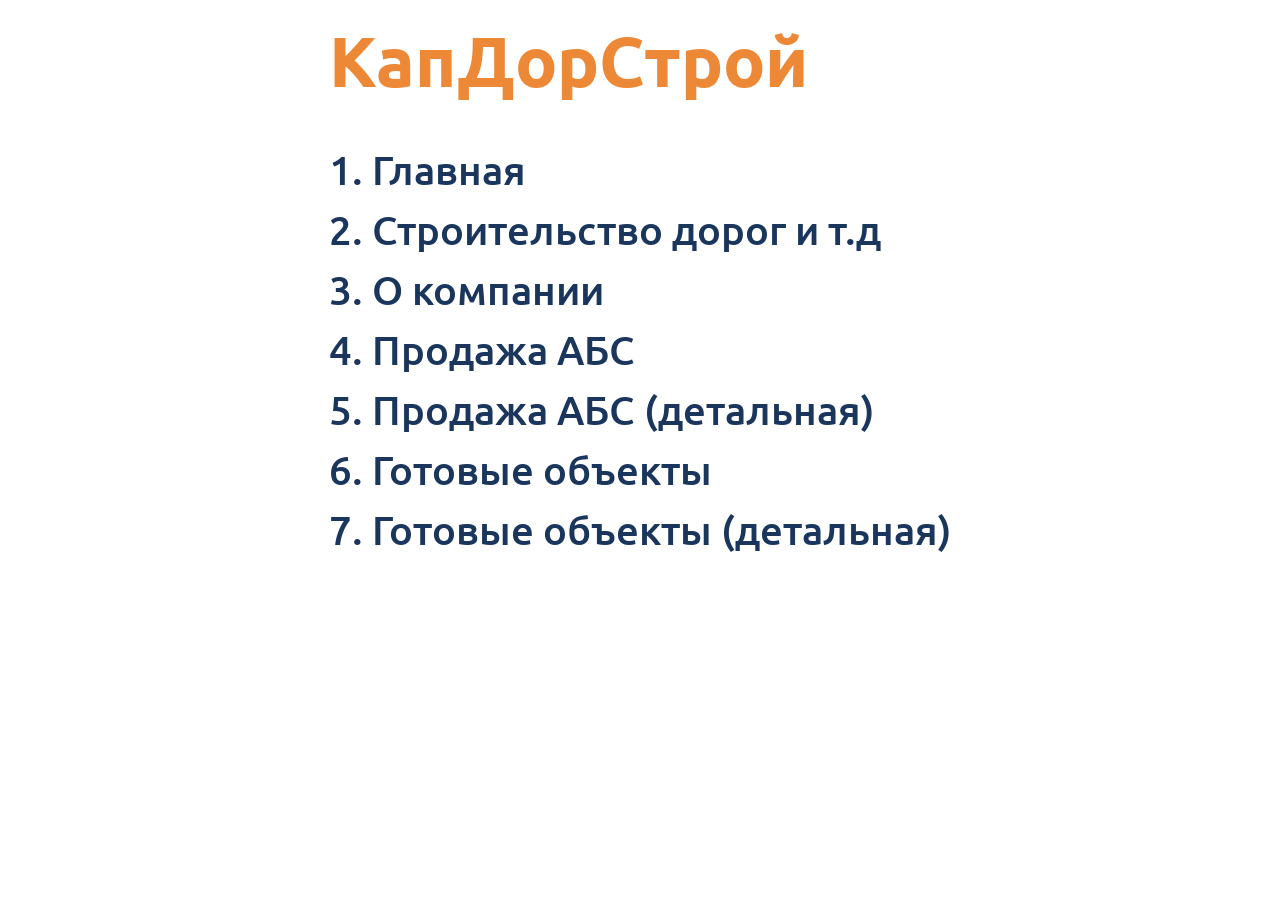
<file: index.html>
<!DOCTYPE html>
<html lang="en">
<head>
    <meta charset="UTF-8">
    <meta name="viewport" content="width=device-width, initial-scale=1.0">
    <link rel="icon" type="image/svg+xml" href="img/svg/favicon.svg">
    <link rel="stylesheet" href="./css/style.css">
    <title>КапДорСтрой - Навигация по сайту</title>
    <style>
        @font-face {
            font-family: 'Ubuntu';
            src: url('fonts/Ubuntu/Ubuntu-Bold.ttf');
            font-weight: 700;
            font-style: normal;
        }

        body {
            background-color: #fff;
            color: var(--orange);
            font-family: 'Ubuntu', sans-serif;
        }

        a {
            text-decoration: none;
            color: var(--blue);
            font-size: clamp(18px, 5vw, 40px);
            transition: all 0.3s ease;
        }

        a:hover {
            color: var(--orange);
        }

        .container {
            display: flex;
            flex-direction: column;
            justify-content: center;
            align-items: center;
            text-align: left;
        }

        .container h1 {
            font-size: clamp(32px, 8vw, 70px);
            text-transform: none;
        }

        .links {
            display: flex;
            flex-direction: column;
            justify-content: center;
            gap: 10px;
        }

        .indexTitle {
            text-transform: none;
        }
    </style>
</head>
<body>
    <div class="container">
        <div class="content">
            <h1 class="indexTitle">КапДорСтрой</h1>

            <div class="links">
                <a href="./main.html" target="_blank">1. Главная</a>
                <a href="./roadConstructionPage.html" target="_blank">2. Строительство дорог и т.д</a>
                <a href="./aboutPage.html" target="_blank">3. О компании</a>
                <a href="./absSales.html" target="_blank">4. Продажа АБС</a>
                <a href="./absSalesInfoPage.html" target="_blank">5. Продажа АБС (детальная)</a>
                <a href="./finishedObjects.html" target="_blank">6. Готовые объекты</a>
                <a href="./finishedObjectPage.html" target="_blank">7. Готовые объекты (детальная) </a>
            </div>
        </div>
    </div>
</body>
</html>
</file>
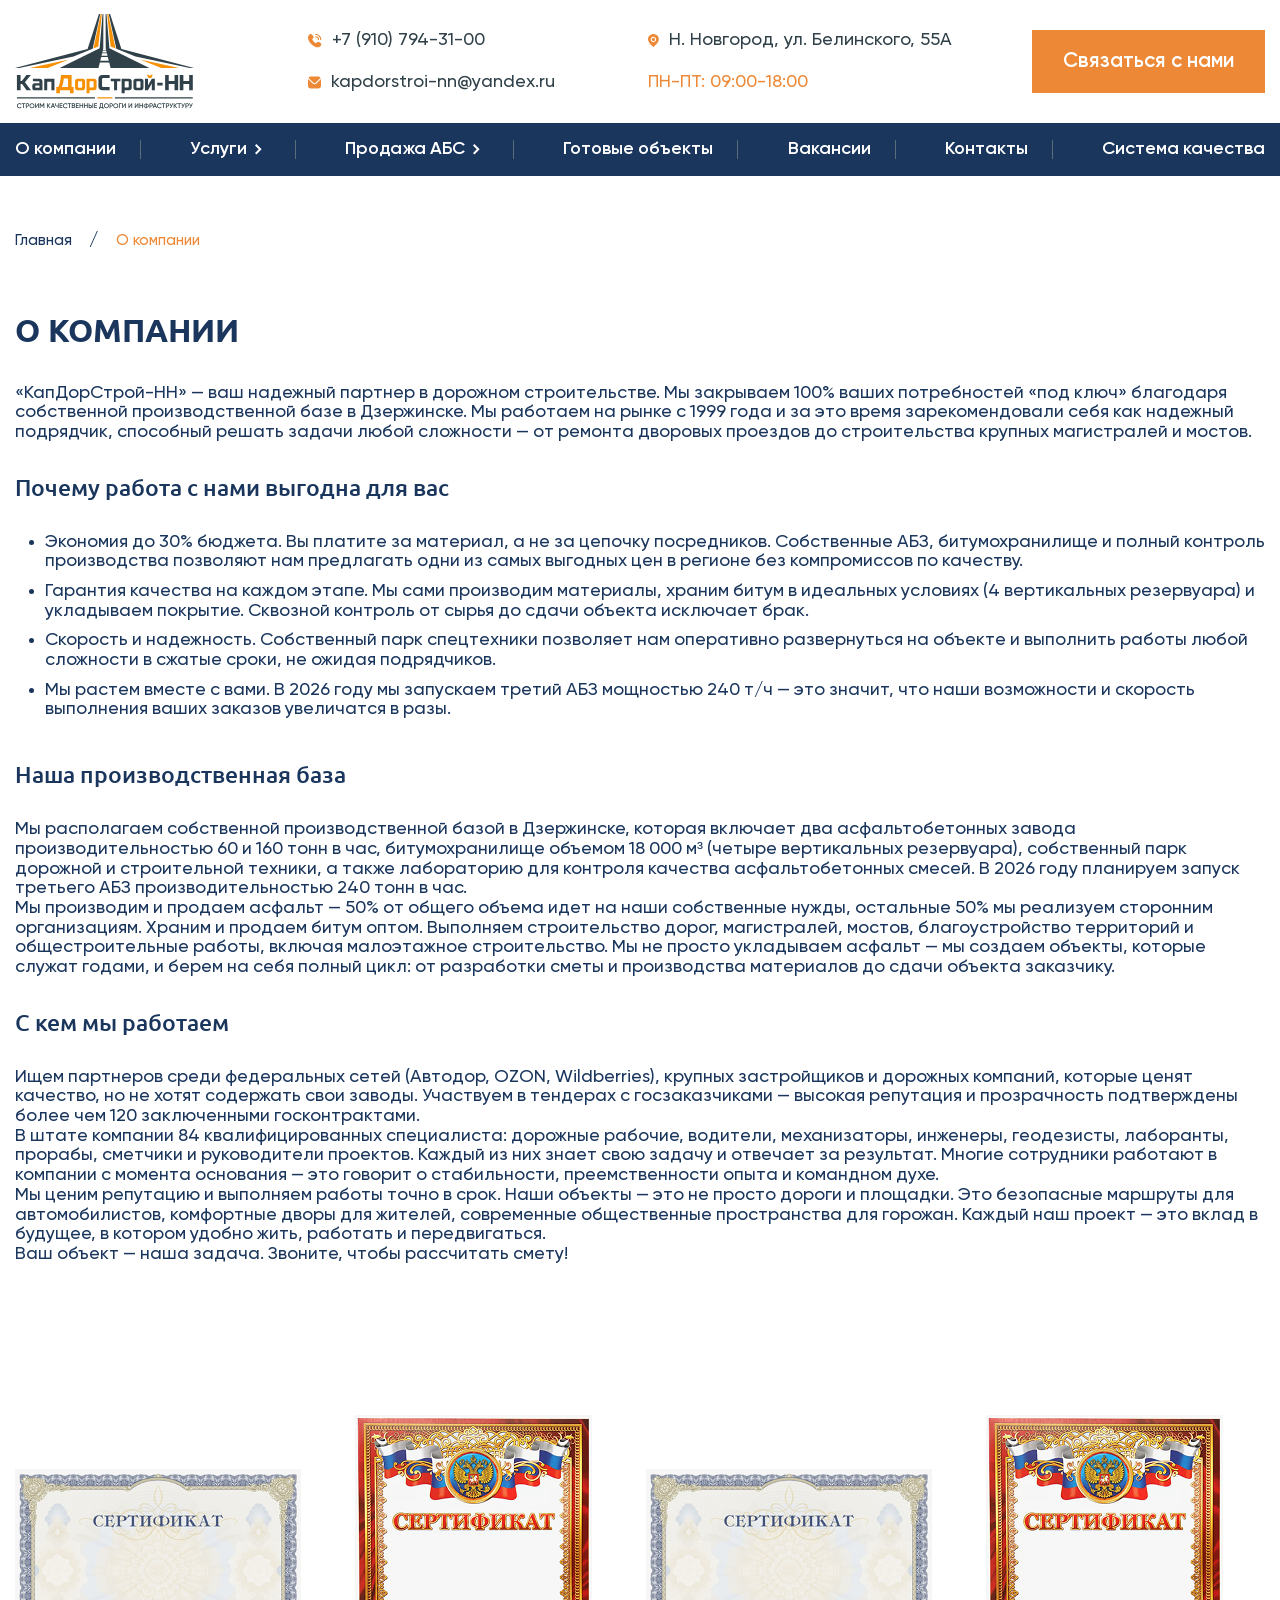
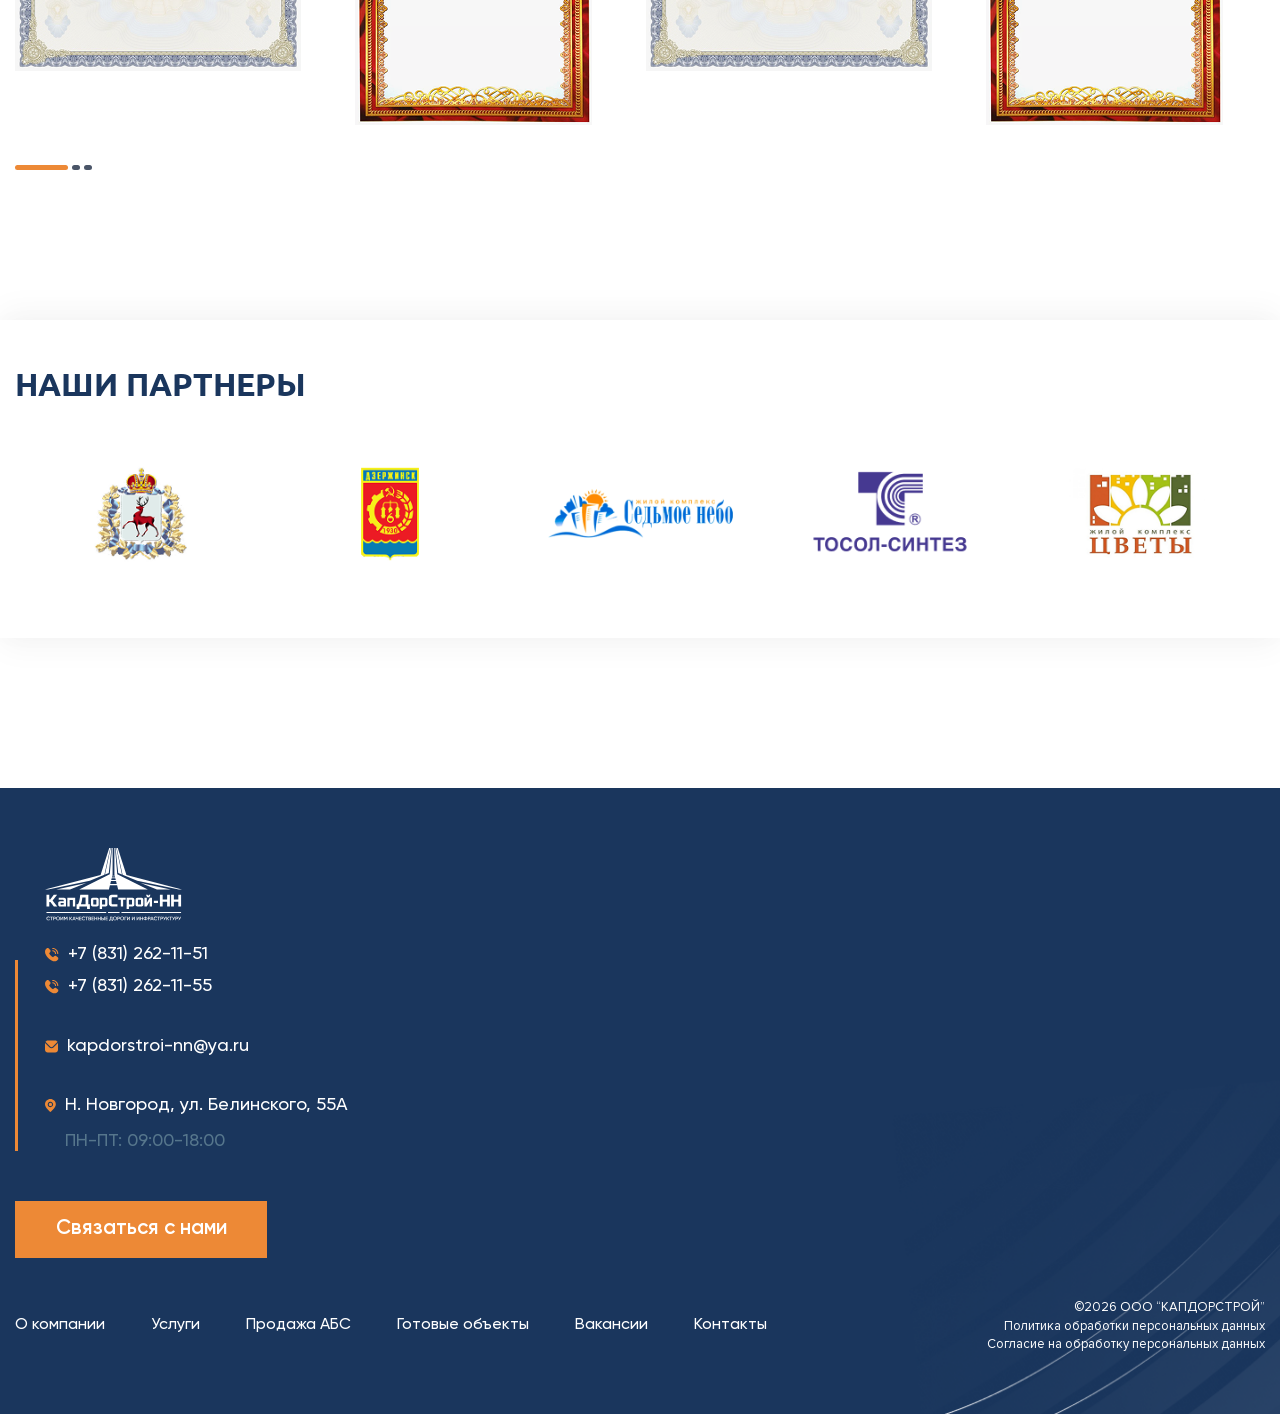
<file: aboutPage.html>
<!DOCTYPE html>
<html lang="ru">

<head>
    <meta http-equiv="content-type" content="text/html; charset=utf-8">
    <meta http-equiv="X-UA-Compatible" content="IE=edge">
    <meta name="viewport" content="width=device-width, initial-scale=1">
    <jdoc:include type="head" />
    <!-- <link rel="shortcut icon" type="image/x-icon" href=""> -->
    <link type="text/css" href="css/bootstrap.css" rel="stylesheet">
    <link type="text/css" href="css/normalize.css" rel="stylesheet">
    <link type="text/css" href="css/slick.css" rel="stylesheet">
    <link type="text/css" href="css/style.css" rel="stylesheet">
    <script src="https://ajax.googleapis.com/ajax/libs/jquery/1.11.3/jquery.min.js"></script>
    <script type="text/javascript" src="javascript/slider.js"></script>
    <script type="text/javascript" src="javascript/slick.min.js"></script>
</head>

<body>
    <div class="wrapper">
        <div class="all_cnt">
            <header>
                <div class="headerTop">
                    <div class="container">
                        <div class="headerInner">
                            <div class="headerLeft">
                                <a href="./main.html">
                                    <img src="./images/svg/headerLogo.svg" alt="">
                                </a>
                            </div>

                            <div class="headerRight">
                                <div class="headerContactTabs">
                                    <div class="headerContactTab">
                                        <img src="./images/svg/phone.svg" alt="">
                                        <a href="tel:+79107943100">+7 (910) 794-31-00</a>
                                    </div>

                                    <div class="headerContactTab">
                                        <img src="./images/svg/mark.svg" alt="">
                                        Н. Новгород, ул. Белинского, 55А
                                    </div>

                                    <div class="headerContactTab">
                                        <img src="./images/svg/email.svg" alt="">
                                        <a href="mailto:kapdorstroi-nn@yandex.ru">kapdorstroi-nn@yandex.ru</a>
                                    </div>

                                    <div class="headerContactTab headerContactTabTimes">
                                        ПН-ПТ: 09:00-18:00
                                    </div>
                                </div>

                                <div class="headerGetContactBtn openGetContactModal">
                                    Связаться с нами
                                </div>
                            </div>

                            <div class="burgerMenu">
                                <div class="burgerBtn">
                                    <span></span>
                                    <span></span>
                                    <span></span>
                                </div>
                            </div>

                            <div class="mobileMenuOverlay"></div>

                            <div class="mobileMenu">
                                <div class="mobileMenuInner">
                                    <div class="mobileMenuLinks">
                                        <a href="./aboutPage.html">О компании</a>
                                        <a href="#" class="mobileMenuLinkWithSub">Услуги</a>
                                        <div class="mobileSubMenu">
                                            <a href="#">Строительство дорог, магистралей, мостов</a>
                                            <a href="#">Инфраструктурное строительство</a>
                                            <a href="#">Битумохранилище</a>
                                            <a href="#">Общестроительные работы</a>
                                        </div>
                                        <a href="#" class="mobileMenuLinkWithSub">Продажа АБС</a>
                                        <div class="mobileSubMenu">
                                            <a href="#">Крупнозернистый асфальт</a>
                                            <a href="#">Песчаный асфальтобетон</a>
                                            <a href="#">Мелкозернистый асфальт</a>
                                            <a href="#">ШМА</a>
                                            <a href="#">Цветной асфальт</a>
                                            <a href="#">Литой асфальт</a>
                                        </div>
                                        <a href="./finishedObjects.html">Готовые объекты</a>
                                        <a href="#">Вакансии</a>
                                        <a href="#">Контакты</a>
                                        <a href="#">Система качества</a>
                                    </div>
                                    <div class="mobileMenuContacts">
                                        <a href="tel:+79107943100">+7 (910) 794-31-00</a>
                                        <a href="mailto:kapdorstroi-nn@yandex.ru">kapdorstroi-nn@yandex.ru</a>
                                        <div>Н. Новгород, ул. Белинского, 55А</div>
                                        <div>ПН-ПТ: 09:00-18:00</div>
                                    </div>
                                    <div class="mobileMenuBtn openGetContactModal">Связаться с нами</div>
                                </div>
                            </div>
                        </div>
                    </div>
                </div>

                <div class="headerBottom">
                    <div class="container">
                        <div class="headerLinks">
                            <div class="headerLink">
                                <a href="./aboutPage.html">О компании</a>
                            </div>

                            <div class="headerLink uslugiLink">
                                <a href="#">Услуги</a>
                                <span class="headerLinkArrow">
                                    <img src="./images/svg/rightArrowWhite.svg" alt="" class="arrow-white">
                                    <img src="./images/svg/rightArrowOrange.svg" alt="" class="arrow-orange">
                                </span>

                                <div class="servicesDropdown" id="servicesDropdown">
                                    <div class="servicesDropdownInner">
                                        <div class="servicesDropdownLeft">
                                            <div class="servicesDropdownList">
                                                <a href="#" class="servicesDropdownItem" data-submenu="1">Строительство дорог, магистралей, мостов</a>
                                                <a href="#" class="servicesDropdownItem" data-submenu="2">Инфраструктурное строительство</a>
                                                <a href="#" class="servicesDropdownItem" data-submenu="3">Битумохранилище</a>
                                                <a href="#" class="servicesDropdownItem" data-submenu="4">Общестроительные работы</a>
                                            </div>
                                        </div>

                                        <div class="servicesDropdownRight">
                                            <div class="servicesDropdownRightWrapper" data-submenu="1">
                                                <div class="servicesDropdownRightItem">
                                                    <a href="#">Строительство автомобильных дорог</a>
                                                </div>
                                                <div class="servicesDropdownRightItem">
                                                    <a href="#">Реконструкция и ремонт магистралей</a>
                                                </div>
                                                <div class="servicesDropdownRightItem">
                                                    <a href="#">Строительство мостов и путепроводов</a>
                                                </div>
                                            </div>
                                            <div class="servicesDropdownRightWrapper" data-submenu="2">
                                                <div class="servicesDropdownRightItem">
                                                    <a href="#">Благоустройство придомовой территории</a>
                                                </div>
                                                <div class="servicesDropdownRightItem">
                                                    <a href="#">Благоустройство больших территорий</a>
                                                </div>
                                                <div class="servicesDropdownRightItem">
                                                    <a href="#">Установка МАФ</a>
                                                </div>
                                            </div>
                                            <div class="servicesDropdownRightWrapper" data-submenu="3">
                                                <div class="servicesDropdownRightItem">
                                                     <a href="#">Хранение битума и нефтепродуктов</a>
                                                </div>
                                                <div class="servicesDropdownRightItem">
                                                    <a href="#">Прием и отгрузка битума</a>
                                                </div>
                                                <div class="servicesDropdownRightItem">
                                                    <a href="#">Продажа битумных материалов</a>
                                                </div>
                                            </div>
                                            <div class="servicesDropdownRightWrapper" data-submenu="4">
                                                <div class="servicesDropdownRightItem">
                                                     <a href="#">Вертикальная планировка территорий</a>
                                                </div>
                                                <div class="servicesDropdownRightItem">
                                                    <a href="#">Устройство инженерных сетей</a>
                                                </div>
                                                <div class="servicesDropdownRightItem">
                                                    <a href="#">Бетонные работы и устройство оснований</a>
                                                </div>
                                            </div>
                                        </div>
                                    </div>
                                </div>
                            </div>

                            <div class="headerLink absSalesLink">
                                <a href="#">Продажа АБС</a>
                               <span class="headerLinkArrow">
                                    <img src="./images/svg/rightArrowWhite.svg" alt="" class="arrow-white">
                                    <img src="./images/svg/rightArrowOrange.svg" alt="" class="arrow-orange">
                                </span>

                                <div class="servicesDropdown" id="absSalesDropdown">
                                    <div class="servicesDropdownList">
                                        <a href="#" class="servicesDropdownItem">Крупнозернистый асфальт</a>
                                        <a href="#" class="servicesDropdownItem">Песчаный асфальтобетон</a>
                                        <a href="#" class="servicesDropdownItem">Мелкозернистый асфальт</a>
                                        <a href="#" class="servicesDropdownItem">ШМА</a>
                                        <a href="#" class="servicesDropdownItem">Цветной асфальт</a>
                                        <a href="#" class="servicesDropdownItem">Литой асфальт</a>
                                    </div>
                                </div>
                            </div>

                            <div class="headerLink">
                                <a href="./finishedObjects.html">Готовые объекты</a>
                            </div>

                            <div class="headerLink">
                                <a href="#">Вакансии</a>
                            </div>

                            <div class="headerLink">
                                <a href="#">Контакты</a>
                            </div>

                            <div class="headerLink">
                                <a href="#">Система качества</a>
                            </div>
                        </div>
                    </div>
                </div>
            </header>

            <main class="main roadConstructionPage">
                <div class="breadcrumbs">
                    <div class="container">
                        <a href="/" class="breadcrumbLink">Главная</a>
                        <span class="breadcrumbSeparator">/</span>
                        <span class="breadcrumbCurrent">О компании</span>
                    </div>
                </div>

                <div class="aboutPageSection">
                    <div class="container">
                        <div class="aboutPageInner">
                            <div class="sectionHead">
                                <div class="h2">
                                    О компании
                                </div>
                            </div>

                            <div class="aboutPageContent">
                                <div class="absSalesInfoTabsDesc">
                                    <div>
                                        «КапДорСтрой-НН» — ваш надежный партнер в дорожном строительстве. Мы закрываем 100% ваших потребностей «под ключ» благодаря собственной производственной базе в Дзержинске. Мы работаем на рынке с 1999 года и за это время зарекомендовали себя как надежный подрядчик, способный решать задачи любой сложности — от ремонта дворовых проездов до строительства крупных магистралей и мостов.
                                    </div>

                                    <div class="h3">
                                        Почему работа с нами выгодна для вас
                                    </div>

                                    <ul>
                                        <li>Экономия до 30% бюджета. Вы платите за материал, а не за цепочку посредников. Собственные АБЗ, битумохранилище и полный контроль производства позволяют нам предлагать одни из самых выгодных цен в регионе без компромиссов по качеству.</li>
                                        <li>Гарантия качества на каждом этапе. Мы сами производим материалы, храним битум в идеальных условиях (4 вертикальных резервуара) и укладываем покрытие. Сквозной контроль от сырья до сдачи объекта исключает брак.</li>
                                        <li>Скорость и надежность. Собственный парк спецтехники позволяет нам оперативно развернуться на объекте и выполнить работы любой сложности в сжатые сроки, не ожидая подрядчиков.</li>
                                        <li>Мы растем вместе с вами. В 2026 году мы запускаем третий АБЗ мощностью 240 т/ч — это значит, что наши возможности и скорость выполнения ваших заказов увеличатся в разы.</li>
                                    </ul>

                                    <div class="h3">
                                        Наша производственная база
                                    </div>

                                    <div>
                                        Мы располагаем собственной производственной базой в Дзержинске, которая включает два асфальтобетонных завода производительностью 60 и 160 тонн в час, битумохранилище объемом 18 000 м³ (четыре вертикальных резервуара), собственный парк дорожной и строительной техники, а также лабораторию для контроля качества асфальтобетонных смесей. В 2026 году планируем запуск третьего АБЗ производительностью 240 тонн в час.<br>    
                                        Мы производим и продаем асфальт — 50% от общего объема идет на наши собственные нужды, остальные 50% мы реализуем сторонним организациям. Храним и продаем битум оптом. Выполняем строительство дорог, магистралей, мостов, благоустройство территорий и общестроительные работы, включая малоэтажное строительство. Мы не просто укладываем асфальт — мы создаем объекты, которые служат годами, и берем на себя полный цикл: от разработки сметы и производства материалов до сдачи объекта заказчику.
                                    </div>

                                    <div class="h3">
                                        С кем мы работаем
                                    </div>

                                    <div>
                                        Ищем партнеров среди федеральных сетей (Автодор, OZON, Wildberries), крупных застройщиков и дорожных компаний, которые ценят качество, но не хотят содержать свои заводы. Участвуем в тендерах с госзаказчиками — высокая репутация и прозрачность подтверждены более чем 120 заключенными госконтрактами.<br>
                                        В штате компании 84 квалифицированных специалиста: дорожные рабочие, водители, механизаторы, инженеры, геодезисты, лаборанты, прорабы, сметчики и руководители проектов. Каждый из них знает свою задачу и отвечает за результат. Многие сотрудники работают в компании с момента основания — это говорит о стабильности, преемственности опыта и командном духе.<br>
                                        Мы ценим репутацию и выполняем работы точно в срок. Наши объекты — это не просто дороги и площадки. Это безопасные маршруты для автомобилистов, комфортные дворы для жителей, современные общественные пространства для горожан. Каждый наш проект — это вклад в будущее, в котором удобно жить, работать и передвигаться.<br>
                                        Ваш объект — наша задача. Звоните, чтобы рассчитать смету!
                                    </div>
                                </div>
                            </div>
                        </div>
                    </div>
                </div>

                <div class="certificatesSection">
                    <div class="container">
                        <div class="certificatesInner">
                            <div class="certificatesCardsSlider">
                                <div class="certificatesCard">
                                    <img src="./images/certificates/2.png" alt="">
                                </div>
                                
                                <div class="certificatesCard">
                                    <img src="./images/certificates/1.png" alt="">
                                </div>

                                <div class="certificatesCard">
                                    <img src="./images/certificates/2.png" alt="">
                                </div>

                                <div class="certificatesCard">
                                    <img src="./images/certificates/1.png" alt="">
                                </div>

                                <div class="certificatesCard">
                                    <img src="./images/certificates/2.png" alt="">
                                </div>

                                <div class="certificatesCard">
                                    <img src="./images/certificates/1.png" alt="">
                                </div>
                            </div>

                            <div class="certificatesCardsDots"></div>
                        </div>
                    </div>
                </div>

                <div class="ourPartnersSection">
                    <div class="container">
                        <div class="ourPartnersInner">
                            <div class="sectionHead">
                                <div class="h2">
                                    Наши партнеры
                                </div>
                            </div>

                            <div class="ourPartnersCards">
                                <div class="ourPartnersCard">
                                    <img src="./images/ourPartnersCards/1.png" alt="">
                                </div>

                                <div class="ourPartnersCard">
                                    <img src="./images/ourPartnersCards/2.png" alt="">
                                </div>

                                <div class="ourPartnersCard">
                                    <img src="./images/ourPartnersCards/3.png" alt="">
                                </div>

                                <div class="ourPartnersCard">
                                    <img src="./images/ourPartnersCards/4.png" alt="">
                                </div>

                                <div class="ourPartnersCard">
                                    <img src="./images/ourPartnersCards/5.png" alt="">
                                </div>

                                 <div class="ourPartnersCard">
                                    <img src="./images/ourPartnersCards/1.png" alt="">
                                </div>

                                <div class="ourPartnersCard">
                                    <img src="./images/ourPartnersCards/2.png" alt="">
                                </div>

                                <div class="ourPartnersCard">
                                    <img src="./images/ourPartnersCards/3.png" alt="">
                                </div>

                                <div class="ourPartnersCard">
                                    <img src="./images/ourPartnersCards/4.png" alt="">
                                </div>

                                <div class="ourPartnersCard">
                                    <img src="./images/ourPartnersCards/5.png" alt="">
                                </div>
                            </div>
                        </div>
                    </div>
                </div>
            </main>
        </div>

        <footer class="footer">
            <div class="footerInner">
                <div class="container">
                    <div class="footerContent">
                        <div class="footerContentLeft">
                            <div class="footerLogo">
                                <img src="./images/svg/footerLogo.svg" alt="">
                            </div>

                            <div class="footerContacts">
                                <div class="footerContactsNumbers">
                                    <div class="footerContactsNumber">
                                        <img src="./images/svg/phone.svg" alt="">

                                        +7 (831) 262-11-51
                                    </div>

                                    <div class="footerContactsNumber">
                                        <img src="./images/svg/phone.svg" alt="">

                                        +7 (831) 262-11-55
                                    </div>
                                </div>

                                <div class="footerContactsEmail">
                                    <img src="./images/svg/email.svg" alt="">

                                    kapdorstroi-nn@ya.ru
                                </div>

                                <div class="footerContactsPlace">
                                    <div class="footerContactsAddress">
                                        <img src="./images/svg/mark.svg" alt="">

                                        Н. Новгород, ул. Белинского, 55А
                                    </div>

                                    <div class="footerContactsTimes">
                                        ПН-ПТ: 09:00-18:00
                                    </div>
                                </div>
                            </div>

                            <div class="footerGetContactBtn openGetContactModal">
                                Связаться с нами
                            </div>
                        </div>

                        <div class="footerContentRight">
                            <div class="maps fade-in" id="map"></div>
                        </div>
                    </div>

                    <div class="footerCopyright">
                        <div class="footerCopyrightLeft">
                            <div class="footerCopyrightLeftLinks">
                                <a href="#">
                                    О компании
                                </a>

                                <a href="#">
                                    Услуги
                                </a>

                                <a href="#">
                                    Продажа АБС
                                </a>

                                <a href="./finishedObjects.html">
                                    Готовые объекты
                                </a>

                                <a href="#">
                                    Вакансии
                                </a>

                                <a href="#">
                                    Контакты
                                </a>
                            </div>
                        </div>

                        <div class="footerCopyrightRight">
                            <div class="footerCopyrightRightData">
                                ©2026 ООО “КАПДОРСТРОЙ”
                            </div>

                            <div class="footerCopyrightRightLinks">
                                <a href="#">
                                    Политика обработки персональных данных
                                </a>

                                <a href="#">
                                    Согласие на обработку персональных данных
                                </a>
                            </div>
                        </div>
                    </div>
                </div>
            </div>
        </footer>


        <div class="modalOverlay">
            <div class="modalWindow">
                <button class="modalClose" type="button">
                    <img src="./images/svg/modalForm/closeModal.svg" alt="">
                </button>

                <div class="modalTitle">
                    Нужна консультация?
                </div>

                <div class="modalDesc">
                    Оставьте контакты — мы поможем подобрать материалы и рассчитать бюджет
                </div>

                <form class="modalForm" action="#">
                    <div class="modalFormRow">
                        <div class="modalFormGroup">
                            <div class="modalFormGroupInput">
                                <img src="./images/svg/modalForm/userName.svg" alt="">

                                <input type="text" placeholder="Ваше имя.." required> 
                            </div>
                        </div>

                        <div class="modalFormGroup">
                            <div class="modalFormGroupInput">
                                <img src="./images/svg/modalForm/phone.svg" alt="">

                                <input type="text" placeholder="+7 (___) ___-__-__" required>
                            </div>
                        </div>
                    </div>

                    <div class="modalFormSubmitRow">
                        <button class="modalFormSubmitBtn" type="submit">
                            Отправить заявку
                        </button>

                        <div class="modalFormAgreement">
                            <label class="modalCheckboxWrap">
                                <input type="checkbox" required>
                                <span class="modalCheckboxCustom">
                                    <img src="./images/svg/modalForm/checkboxCheck.svg" alt="">
                                </span>
                            </label>
                            <span>
                                Нажимая “Отправить” Вы соглашаетесь на сбор персональных данных с целью обработки запроса. С <a href="#">условиями политики и согласия</a> ознакомлен
                            </span>
                        </div>
                    </div>

                    <div class="modalFormContactRow">
                        <div class="modalFormContactRowTitle">
                            Или свяжитесь с нами: 
                        </div>

                        <div class="modalFormContactRowInfo">
                            <div class="modalFormContactRowInfoPhone">
                                <img src="./images/svg/modalForm/smallPhone.svg" alt="">

                                <a href="tel:+79107943100">
                                    +7 (910) 794-31-00
                                </a>
                            </div>

                            <div class="modalFormContactRowInfoEmail">
                                <img src="./images/svg/modalForm/smallEmail.svg" alt="">
                                
                                <a href="mailto:kapdorstroi-nn@yandex.ru">
                                    kapdorstroi-nn@yandex.ru
                                </a>
                            </div>
                        </div>
                    </div>
                </form>
            </div>
        </div>
    </div>

    <script src="https://api-maps.yandex.ru/2.1/?lang=ru_RU&amp;apikey=6a0a70e3-b1fe-4c23-ab8b-779377082ed2"
        type="text/javascript"></script>

    <script type="text/javascript" src="javascript/main.js"></script>
</body>

</html>
</file>
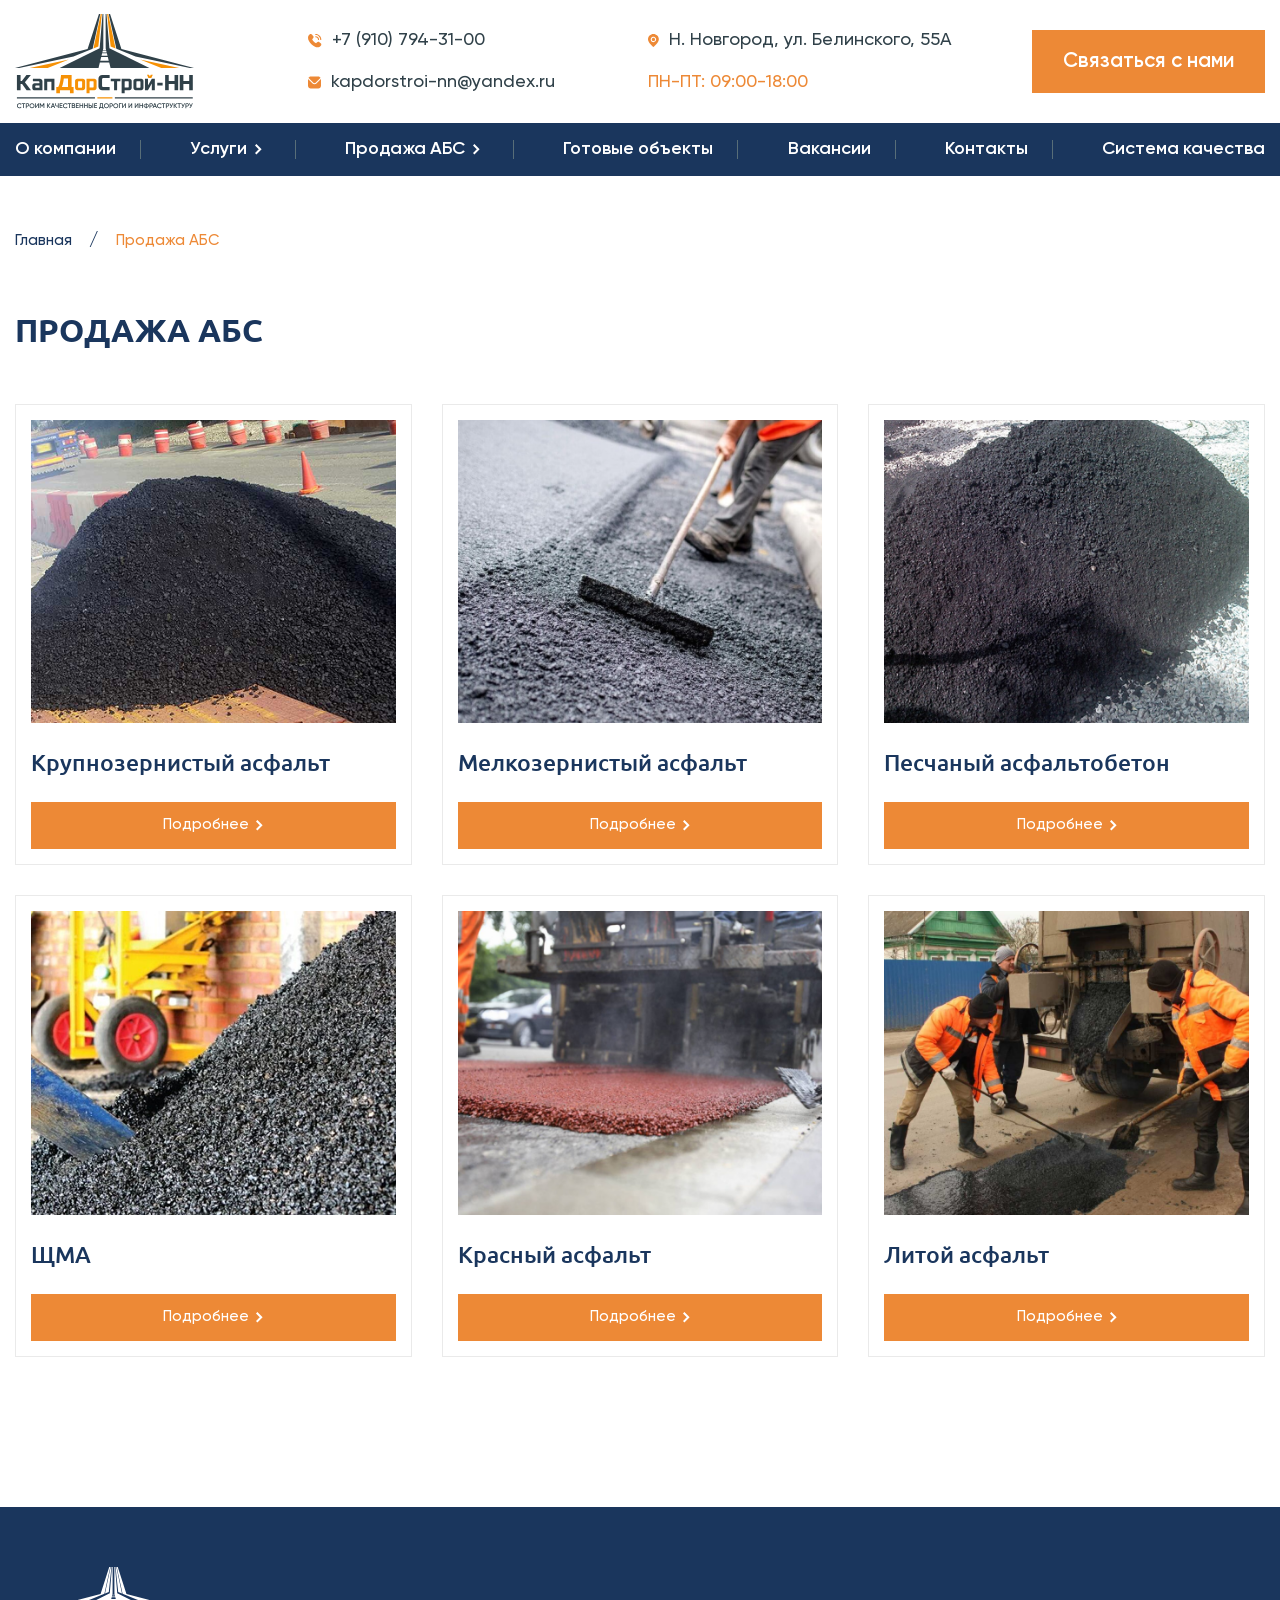
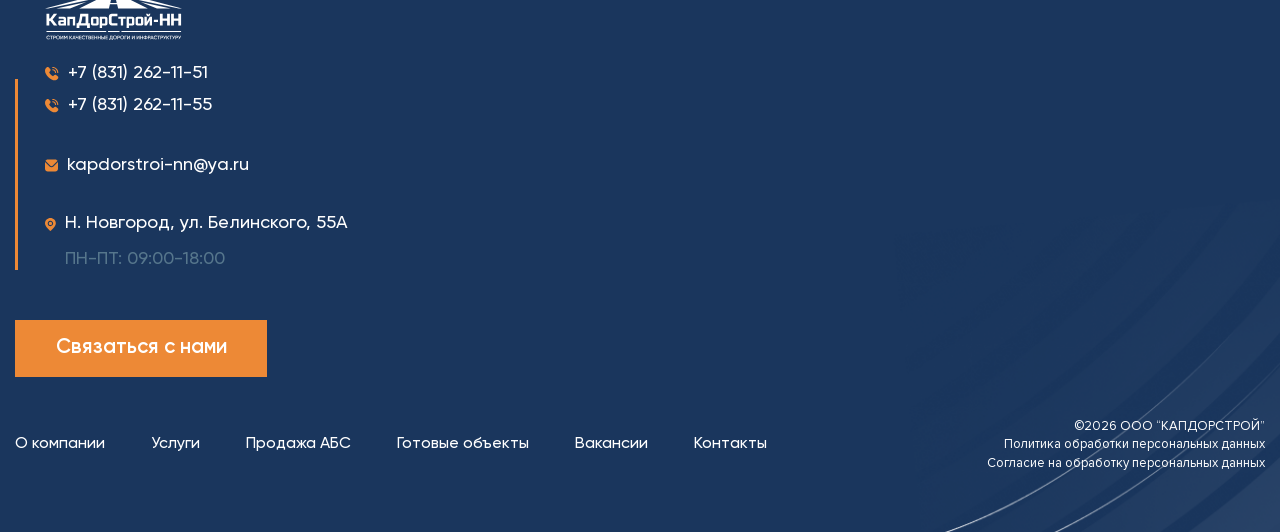
<file: absSales.html>
<!DOCTYPE html>
<html lang="ru">

<head>
    <meta http-equiv="content-type" content="text/html; charset=utf-8">
    <meta http-equiv="X-UA-Compatible" content="IE=edge">
    <meta name="viewport" content="width=device-width, initial-scale=1">
    <jdoc:include type="head" />
    <!-- <link rel="shortcut icon" type="image/x-icon" href=""> -->
    <link type="text/css" href="css/bootstrap.css" rel="stylesheet">
    <link type="text/css" href="css/normalize.css" rel="stylesheet">
    <link type="text/css" href="css/slick.css" rel="stylesheet">
    <link type="text/css" href="css/style.css" rel="stylesheet">
    <script src="https://ajax.googleapis.com/ajax/libs/jquery/1.11.3/jquery.min.js"></script>
    <script type="text/javascript" src="javascript/slider.js"></script>
    <script type="text/javascript" src="javascript/slick.min.js"></script>
</head>

<body>
    <div class="wrapper">
        <div class="all_cnt">
            <header>
                <div class="headerTop">
                    <div class="container">
                        <div class="headerInner">
                            <div class="headerLeft">
                                <a href="./main.html">
                                    <img src="./images/svg/headerLogo.svg" alt="">
                                </a>
                            </div>

                            <div class="headerRight">
                                <div class="headerContactTabs">
                                    <div class="headerContactTab">
                                        <img src="./images/svg/phone.svg" alt="">
                                        <a href="tel:+79107943100">+7 (910) 794-31-00</a>
                                    </div>

                                    <div class="headerContactTab">
                                        <img src="./images/svg/mark.svg" alt="">
                                        Н. Новгород, ул. Белинского, 55А
                                    </div>

                                    <div class="headerContactTab">
                                        <img src="./images/svg/email.svg" alt="">
                                        <a href="mailto:kapdorstroi-nn@yandex.ru">kapdorstroi-nn@yandex.ru</a>
                                    </div>

                                    <div class="headerContactTab headerContactTabTimes">
                                        ПН-ПТ: 09:00-18:00
                                    </div>
                                </div>

                                <div class="headerGetContactBtn openGetContactModal">
                                    Связаться с нами
                                </div>
                            </div>

                            <div class="burgerMenu">
                                <div class="burgerBtn">
                                    <span></span>
                                    <span></span>
                                    <span></span>
                                </div>
                            </div>

                            <div class="mobileMenuOverlay"></div>

                            <div class="mobileMenu">
                                <div class="mobileMenuInner">
                                    <div class="mobileMenuLinks">
                                        <a href="./aboutPage.html">О компании</a>
                                        <a href="#" class="mobileMenuLinkWithSub">Услуги</a>
                                        <div class="mobileSubMenu">
                                            <a href="#">Строительство дорог, магистралей, мостов</a>
                                            <a href="#">Инфраструктурное строительство</a>
                                            <a href="#">Битумохранилище</a>
                                            <a href="#">Общестроительные работы</a>
                                        </div>
                                        <a href="#" class="mobileMenuLinkWithSub">Продажа АБС</a>
                                        <div class="mobileSubMenu">
                                            <a href="#">Крупнозернистый асфальт</a>
                                            <a href="#">Песчаный асфальтобетон</a>
                                            <a href="#">Мелкозернистый асфальт</a>
                                            <a href="#">ШМА</a>
                                            <a href="#">Цветной асфальт</a>
                                            <a href="#">Литой асфальт</a>
                                        </div>
                                        <a href="./finishedObjects.html">Готовые объекты</a>
                                        <a href="#">Вакансии</a>
                                        <a href="#">Контакты</a>
                                        <a href="#">Система качества</a>
                                    </div>
                                    <div class="mobileMenuContacts">
                                        <a href="tel:+79107943100">+7 (910) 794-31-00</a>
                                        <a href="mailto:kapdorstroi-nn@yandex.ru">kapdorstroi-nn@yandex.ru</a>
                                        <div>Н. Новгород, ул. Белинского, 55А</div>
                                        <div>ПН-ПТ: 09:00-18:00</div>
                                    </div>
                                    <div class="mobileMenuBtn openGetContactModal">Связаться с нами</div>
                                </div>
                            </div>
                        </div>
                    </div>
                </div>

                <div class="headerBottom">
                    <div class="container">
                        <div class="headerLinks">
                            <div class="headerLink">
                                <a href="./aboutPage.html">О компании</a>
                            </div>

                            <div class="headerLink uslugiLink">
                                <a href="#">Услуги</a>
                                <span class="headerLinkArrow">
                                    <img src="./images/svg/rightArrowWhite.svg" alt="" class="arrow-white">
                                    <img src="./images/svg/rightArrowOrange.svg" alt="" class="arrow-orange">
                                </span>

                                <div class="servicesDropdown" id="servicesDropdown">
                                    <div class="servicesDropdownInner">
                                        <div class="servicesDropdownLeft">
                                            <div class="servicesDropdownList">
                                                <a href="#" class="servicesDropdownItem" data-submenu="1">Строительство дорог, магистралей, мостов</a>
                                                <a href="#" class="servicesDropdownItem" data-submenu="2">Инфраструктурное строительство</a>
                                                <a href="#" class="servicesDropdownItem" data-submenu="3">Битумохранилище</a>
                                                <a href="#" class="servicesDropdownItem" data-submenu="4">Общестроительные работы</a>
                                            </div>
                                        </div>

                                        <div class="servicesDropdownRight">
                                            <div class="servicesDropdownRightWrapper" data-submenu="1">
                                                <div class="servicesDropdownRightItem">
                                                    <a href="#">Строительство автомобильных дорог</a>
                                                </div>
                                                <div class="servicesDropdownRightItem">
                                                    <a href="#">Реконструкция и ремонт магистралей</a>
                                                </div>
                                                <div class="servicesDropdownRightItem">
                                                    <a href="#">Строительство мостов и путепроводов</a>
                                                </div>
                                            </div>
                                            <div class="servicesDropdownRightWrapper" data-submenu="2">
                                                <div class="servicesDropdownRightItem">
                                                    <a href="#">Благоустройство придомовой территории</a>
                                                </div>
                                                <div class="servicesDropdownRightItem">
                                                    <a href="#">Благоустройство больших территорий</a>
                                                </div>
                                                <div class="servicesDropdownRightItem">
                                                    <a href="#">Установка МАФ</a>
                                                </div>
                                            </div>
                                            <div class="servicesDropdownRightWrapper" data-submenu="3">
                                                <div class="servicesDropdownRightItem">
                                                     <a href="#">Хранение битума и нефтепродуктов</a>
                                                </div>
                                                <div class="servicesDropdownRightItem">
                                                    <a href="#">Прием и отгрузка битума</a>
                                                </div>
                                                <div class="servicesDropdownRightItem">
                                                    <a href="#">Продажа битумных материалов</a>
                                                </div>
                                            </div>
                                            <div class="servicesDropdownRightWrapper" data-submenu="4">
                                                <div class="servicesDropdownRightItem">
                                                     <a href="#">Вертикальная планировка территорий</a>
                                                </div>
                                                <div class="servicesDropdownRightItem">
                                                    <a href="#">Устройство инженерных сетей</a>
                                                </div>
                                                <div class="servicesDropdownRightItem">
                                                    <a href="#">Бетонные работы и устройство оснований</a>
                                                </div>
                                            </div>
                                        </div>
                                    </div>
                                </div>
                            </div>

                            <div class="headerLink absSalesLink">
                                <a href="#">Продажа АБС</a>
                               <span class="headerLinkArrow">
                                    <img src="./images/svg/rightArrowWhite.svg" alt="" class="arrow-white">
                                    <img src="./images/svg/rightArrowOrange.svg" alt="" class="arrow-orange">
                                </span>

                                <div class="servicesDropdown" id="absSalesDropdown">
                                    <div class="servicesDropdownList">
                                        <a href="#" class="servicesDropdownItem">Крупнозернистый асфальт</a>
                                        <a href="#" class="servicesDropdownItem">Песчаный асфальтобетон</a>
                                        <a href="#" class="servicesDropdownItem">Мелкозернистый асфальт</a>
                                        <a href="#" class="servicesDropdownItem">ШМА</a>
                                        <a href="#" class="servicesDropdownItem">Цветной асфальт</a>
                                        <a href="#" class="servicesDropdownItem">Литой асфальт</a>
                                    </div>
                                </div>
                            </div>

                            <div class="headerLink">
                                <a href="./finishedObjects.html">Готовые объекты</a>
                            </div>

                            <div class="headerLink">
                                <a href="#">Вакансии</a>
                            </div>

                            <div class="headerLink">
                                <a href="#">Контакты</a>
                            </div>

                            <div class="headerLink">
                                <a href="#">Система качества</a>
                            </div>
                        </div>
                    </div>
                </div>
            </header>

            <main class="main">
                <div class="breadcrumbs">
                    <div class="container">
                        <a href="/" class="breadcrumbLink">Главная</a>
                        <span class="breadcrumbSeparator">/</span>
                        <span class="breadcrumbCurrent">Продажа АБС</span>
                    </div>
                </div>

                <div class="absSalesSection">
                    <div class="container">
                        <div class="absSalesInner">
                            <div class="sectionHead">
                                <div class="h2">
                                    Продажа АБС
                                </div>
                            </div>

                            <div class="absSalesContent">
                                <div class="asphaltTypesCards">
                                    <div class="asphaltTypesCard">
                                        <div class="asphaltTypesCardImage">
                                            <img src="./images/asphaltTypesCards/1.png" alt="">
                                        </div>

                                        <div class="asphaltTypesCardTitle">
                                            Крупнозернистый асфальт
                                        </div>

                                        <a href="./absSalesInfoPage.html" class="readMoreLink">
                                            Подробнее

                                            <img src="./images/svg/rightArrowWhite.svg" alt="">
                                        </a>
                                    </div>

                                    <div class="asphaltTypesCard">
                                        <div class="asphaltTypesCardImage">
                                            <img src="./images/asphaltTypesCards/2.png" alt="">
                                        </div>

                                        <div class="asphaltTypesCardTitle">
                                            Мелкозернистый асфальт
                                        </div>

                                        <a href="./absSalesInfoPage.html" class="readMoreLink">
                                            Подробнее

                                            <img src="./images/svg/rightArrowWhite.svg" alt="">
                                        </a>
                                    </div>

                                    <div class="asphaltTypesCard">
                                        <div class="asphaltTypesCardImage">
                                            <img src="./images/asphaltTypesCards/3.png" alt="">
                                        </div>

                                        <div class="asphaltTypesCardTitle">
                                            Песчаный асфальтобетон
                                        </div>

                                        <a href="./absSalesInfoPage.html" class="readMoreLink">
                                            Подробнее

                                            <img src="./images/svg/rightArrowWhite.svg" alt="">
                                        </a>
                                    </div>

                                    <div class="asphaltTypesCard">
                                        <div class="asphaltTypesCardImage">
                                            <img src="./images/asphaltTypesCards/4.png" alt="">
                                        </div>

                                        <div class="asphaltTypesCardTitle">
                                            ЩМА
                                        </div>

                                        <a href="./absSalesInfoPage.html" class="readMoreLink">
                                            Подробнее

                                            <img src="./images/svg/rightArrowWhite.svg" alt="">
                                        </a>
                                    </div>

                                    <div class="asphaltTypesCard">
                                        <div class="asphaltTypesCardImage">
                                            <img src="./images/asphaltTypesCards/5.png" alt="">
                                        </div>

                                        <div class="asphaltTypesCardTitle">
                                            Красный асфальт
                                        </div>

                                        <a href="./absSalesInfoPage.html" class="readMoreLink">
                                            Подробнее

                                            <img src="./images/svg/rightArrowWhite.svg" alt="">
                                        </a>
                                    </div>

                                    <div class="asphaltTypesCard">
                                        <div class="asphaltTypesCardImage">
                                            <img src="./images/asphaltTypesCards/6.png" alt="">
                                        </div>

                                        <div class="asphaltTypesCardTitle">
                                            Литой асфальт
                                        </div>

                                        <a href="./absSalesInfoPage.html" class="readMoreLink">
                                            Подробнее

                                            <img src="./images/svg/rightArrowWhite.svg" alt="">
                                        </a>
                                    </div>
                                </div>
                            </div>
                        </div>
                    </div>
                </div>
            </main>
        </div>

        <footer class="footer">
            <div class="footerInner">
                <div class="container">
                    <div class="footerContent">
                        <div class="footerContentLeft">
                            <div class="footerLogo">
                                <img src="./images/svg/footerLogo.svg" alt="">
                            </div>

                            <div class="footerContacts">
                                <div class="footerContactsNumbers">
                                    <div class="footerContactsNumber">
                                        <img src="./images/svg/phone.svg" alt="">

                                        +7 (831) 262-11-51
                                    </div>

                                    <div class="footerContactsNumber">
                                        <img src="./images/svg/phone.svg" alt="">

                                        +7 (831) 262-11-55
                                    </div>
                                </div>

                                <div class="footerContactsEmail">
                                    <img src="./images/svg/email.svg" alt="">

                                    kapdorstroi-nn@ya.ru
                                </div>

                                <div class="footerContactsPlace">
                                    <div class="footerContactsAddress">
                                        <img src="./images/svg/mark.svg" alt="">

                                        Н. Новгород, ул. Белинского, 55А
                                    </div>

                                    <div class="footerContactsTimes">
                                        ПН-ПТ: 09:00-18:00
                                    </div>
                                </div>
                            </div>

                            <div class="footerGetContactBtn openGetContactModal">
                                Связаться с нами
                            </div>
                        </div>

                        <div class="footerContentRight">
                            <div class="maps fade-in" id="map"></div>
                        </div>
                    </div>

                    <div class="footerCopyright">
                        <div class="footerCopyrightLeft">
                            <div class="footerCopyrightLeftLinks">
                                <a href="#">
                                    О компании
                                </a>

                                <a href="#">
                                    Услуги
                                </a>

                                <a href="#">
                                    Продажа АБС
                                </a>

                                <a href="./finishedObjects.html">
                                    Готовые объекты
                                </a>

                                <a href="#">
                                    Вакансии
                                </a>

                                <a href="#">
                                    Контакты
                                </a>
                            </div>
                        </div>

                        <div class="footerCopyrightRight">
                            <div class="footerCopyrightRightData">
                                ©2026 ООО “КАПДОРСТРОЙ”
                            </div>

                            <div class="footerCopyrightRightLinks">
                                <a href="#">
                                    Политика обработки персональных данных
                                </a>

                                <a href="#">
                                    Согласие на обработку персональных данных
                                </a>
                            </div>
                        </div>
                    </div>
                </div>
            </div>
        </footer>


        <div class="modalOverlay">
            <div class="modalWindow">
                <button class="modalClose" type="button">
                    <img src="./images/svg/modalForm/closeModal.svg" alt="">
                </button>

                <div class="modalTitle">
                    Нужна консультация?
                </div>

                <div class="modalDesc">
                    Оставьте контакты — мы поможем подобрать материалы и рассчитать бюджет
                </div>

                <form class="modalForm" action="#">
                    <div class="modalFormRow">
                        <div class="modalFormGroup">
                            <div class="modalFormGroupInput">
                                <img src="./images/svg/modalForm/userName.svg" alt="">

                                <input type="text" placeholder="Ваше имя.." required> 
                            </div>
                        </div>

                        <div class="modalFormGroup">
                            <div class="modalFormGroupInput">
                                <img src="./images/svg/modalForm/phone.svg" alt="">

                                <input type="text" placeholder="+7 (___) ___-__-__" required>
                            </div>
                        </div>
                    </div>

                    <div class="modalFormSubmitRow">
                        <button class="modalFormSubmitBtn" type="submit">
                            Отправить заявку
                        </button>

                        <div class="modalFormAgreement">
                            <label class="modalCheckboxWrap">
                                <input type="checkbox" required>
                                <span class="modalCheckboxCustom">
                                    <img src="./images/svg/modalForm/checkboxCheck.svg" alt="">
                                </span>
                            </label>
                            <span>
                                Нажимая “Отправить” Вы соглашаетесь на сбор персональных данных с целью обработки запроса. С <a href="#">условиями политики и согласия</a> ознакомлен
                            </span>
                        </div>
                    </div>

                    <div class="modalFormContactRow">
                        <div class="modalFormContactRowTitle">
                            Или свяжитесь с нами: 
                        </div>

                        <div class="modalFormContactRowInfo">
                            <div class="modalFormContactRowInfoPhone">
                                <img src="./images/svg/modalForm/smallPhone.svg" alt="">

                                <a href="tel:+79107943100">
                                    +7 (910) 794-31-00
                                </a>
                            </div>

                            <div class="modalFormContactRowInfoEmail">
                                <img src="./images/svg/modalForm/smallEmail.svg" alt="">
                                
                                <a href="mailto:kapdorstroi-nn@yandex.ru">
                                    kapdorstroi-nn@yandex.ru
                                </a>
                            </div>
                        </div>
                    </div>
                </form>
            </div>
        </div>
    </div>

    <script src="https://api-maps.yandex.ru/2.1/?lang=ru_RU&amp;apikey=6a0a70e3-b1fe-4c23-ab8b-779377082ed2"
        type="text/javascript"></script>

    <script type="text/javascript" src="javascript/main.js"></script>
</body>

</html>
</file>
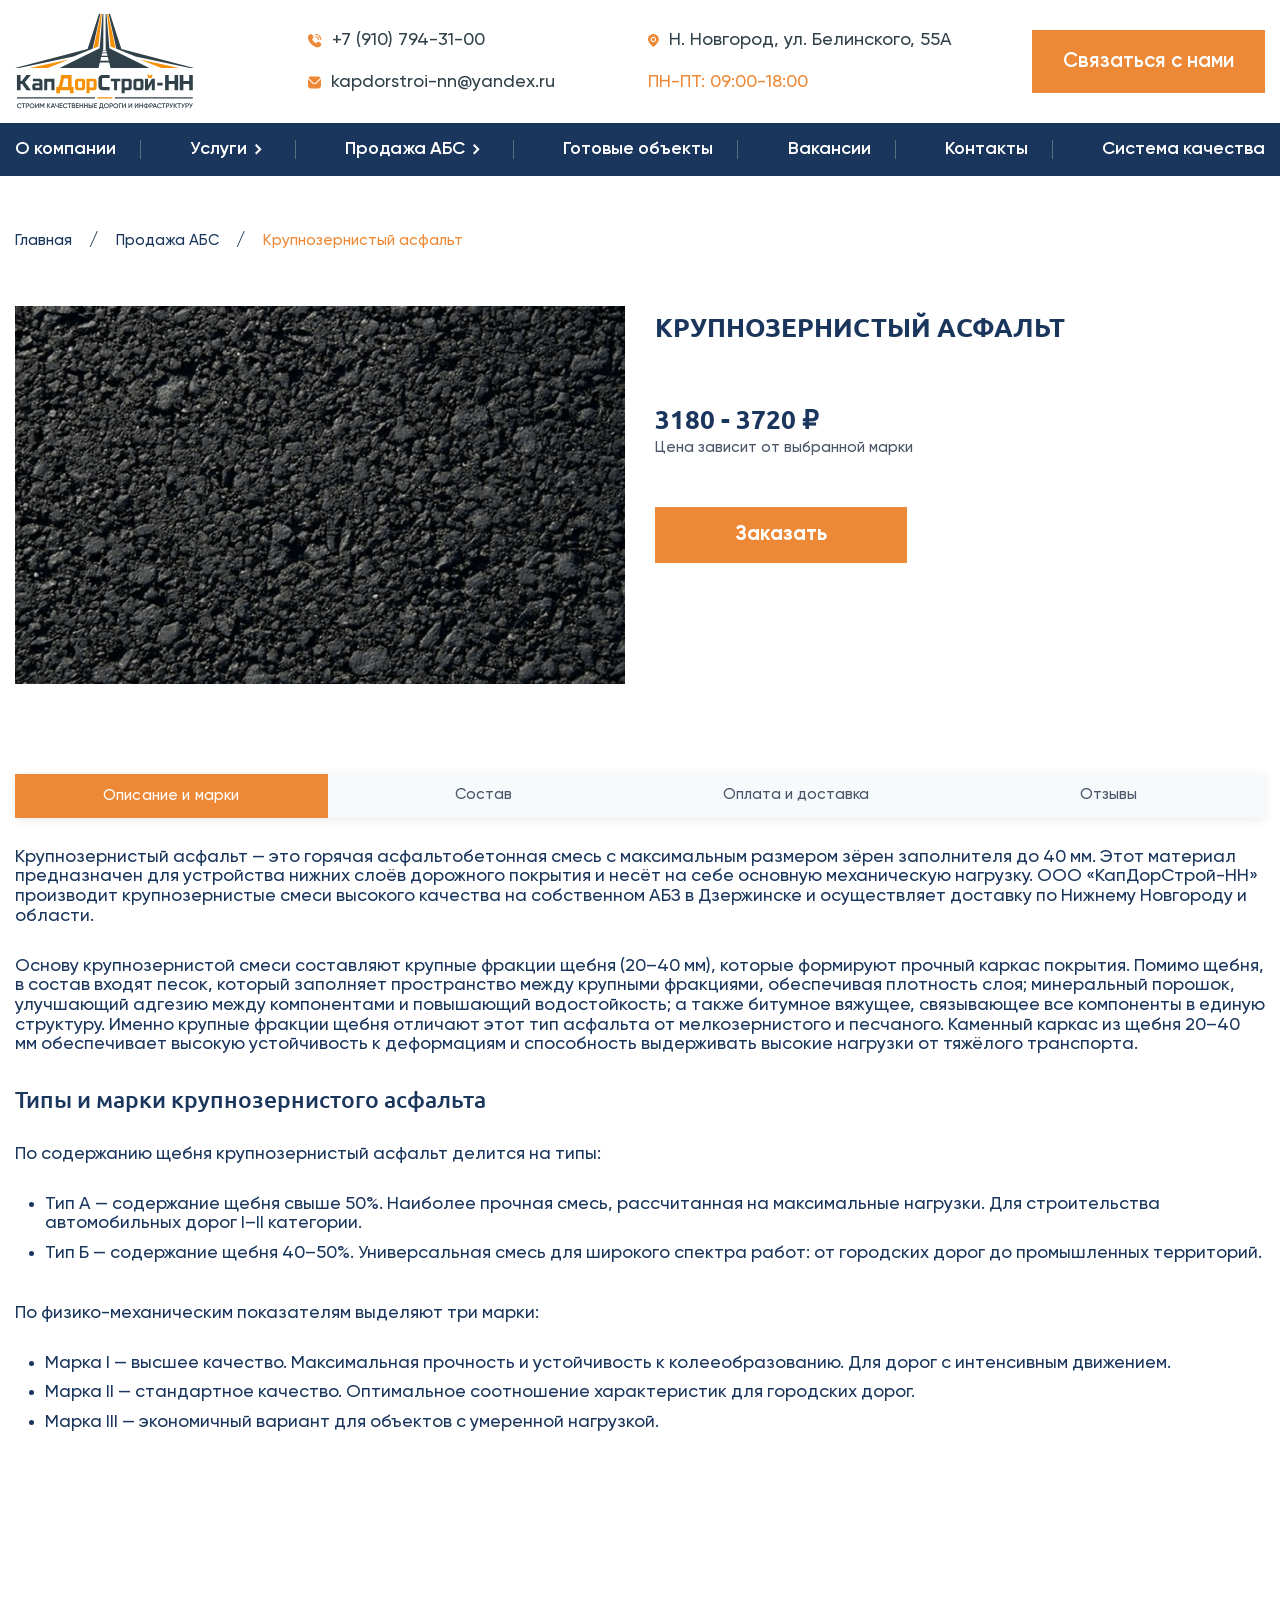
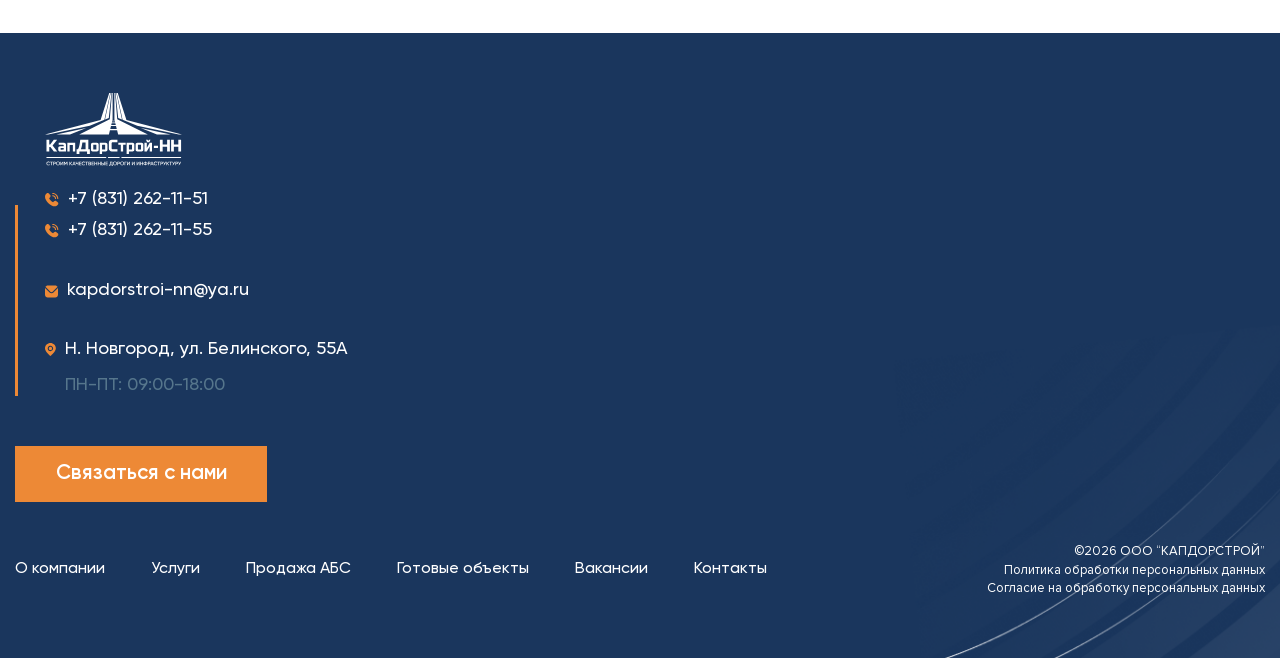
<file: absSalesInfoPage.html>
<!DOCTYPE html>
<html lang="ru">

<head>
    <meta http-equiv="content-type" content="text/html; charset=utf-8">
    <meta http-equiv="X-UA-Compatible" content="IE=edge">
    <meta name="viewport" content="width=device-width, initial-scale=1">
    <jdoc:include type="head" />
    <!-- <link rel="shortcut icon" type="image/x-icon" href=""> -->
    <link type="text/css" href="css/bootstrap.css" rel="stylesheet">
    <link type="text/css" href="css/normalize.css" rel="stylesheet">
    <link type="text/css" href="css/slick.css" rel="stylesheet">
    <link type="text/css" href="css/style.css" rel="stylesheet">
    <script src="https://ajax.googleapis.com/ajax/libs/jquery/1.11.3/jquery.min.js"></script>
    <script type="text/javascript" src="javascript/slider.js"></script>
    <script type="text/javascript" src="javascript/slick.min.js"></script>
</head>

<body>
    <div class="wrapper">
        <div class="all_cnt">
            <header>
                <div class="headerTop">
                    <div class="container">
                        <div class="headerInner">
                            <div class="headerLeft">
                                <a href="./main.html">
                                    <img src="./images/svg/headerLogo.svg" alt="">
                                </a>
                            </div>

                            <div class="headerRight">
                                <div class="headerContactTabs">
                                    <div class="headerContactTab">
                                        <img src="./images/svg/phone.svg" alt="">
                                        <a href="tel:+79107943100">+7 (910) 794-31-00</a>
                                    </div>

                                    <div class="headerContactTab">
                                        <img src="./images/svg/mark.svg" alt="">
                                        Н. Новгород, ул. Белинского, 55А
                                    </div>

                                    <div class="headerContactTab">
                                        <img src="./images/svg/email.svg" alt="">
                                        <a href="mailto:kapdorstroi-nn@yandex.ru">kapdorstroi-nn@yandex.ru</a>
                                    </div>

                                    <div class="headerContactTab headerContactTabTimes">
                                        ПН-ПТ: 09:00-18:00
                                    </div>
                                </div>

                                <div class="headerGetContactBtn openGetContactModal">
                                    Связаться с нами
                                </div>
                            </div>

                            <div class="burgerMenu">
                                <div class="burgerBtn">
                                    <span></span>
                                    <span></span>
                                    <span></span>
                                </div>
                            </div>

                            <div class="mobileMenuOverlay"></div>

                            <div class="mobileMenu">
                                <div class="mobileMenuInner">
                                    <div class="mobileMenuLinks">
                                        <a href="./aboutPage.html">О компании</a>
                                        <a href="#" class="mobileMenuLinkWithSub">Услуги</a>
                                        <div class="mobileSubMenu">
                                            <a href="#">Строительство дорог, магистралей, мостов</a>
                                            <a href="#">Инфраструктурное строительство</a>
                                            <a href="#">Битумохранилище</a>
                                            <a href="#">Общестроительные работы</a>
                                        </div>
                                        <a href="#" class="mobileMenuLinkWithSub">Продажа АБС</a>
                                        <div class="mobileSubMenu">
                                            <a href="#">Крупнозернистый асфальт</a>
                                            <a href="#">Песчаный асфальтобетон</a>
                                            <a href="#">Мелкозернистый асфальт</a>
                                            <a href="#">ШМА</a>
                                            <a href="#">Цветной асфальт</a>
                                            <a href="#">Литой асфальт</a>
                                        </div>
                                        <a href="./finishedObjects.html">Готовые объекты</a>
                                        <a href="#">Вакансии</a>
                                        <a href="#">Контакты</a>
                                        <a href="#">Система качества</a>
                                    </div>
                                    <div class="mobileMenuContacts">
                                        <a href="tel:+79107943100">+7 (910) 794-31-00</a>
                                        <a href="mailto:kapdorstroi-nn@yandex.ru">kapdorstroi-nn@yandex.ru</a>
                                        <div>Н. Новгород, ул. Белинского, 55А</div>
                                        <div>ПН-ПТ: 09:00-18:00</div>
                                    </div>
                                    <div class="mobileMenuBtn openGetContactModal">Связаться с нами</div>
                                </div>
                            </div>
                        </div>
                    </div>
                </div>

                <div class="headerBottom">
                    <div class="container">
                        <div class="headerLinks">
                            <div class="headerLink">
                                <a href="./aboutPage.html">О компании</a>
                            </div>

                            <div class="headerLink uslugiLink">
                                <a href="#">Услуги</a>
                                <span class="headerLinkArrow">
                                    <img src="./images/svg/rightArrowWhite.svg" alt="" class="arrow-white">
                                    <img src="./images/svg/rightArrowOrange.svg" alt="" class="arrow-orange">
                                </span>

                                <div class="servicesDropdown" id="servicesDropdown">
                                    <div class="servicesDropdownInner">
                                        <div class="servicesDropdownLeft">
                                            <div class="servicesDropdownList">
                                                <a href="#" class="servicesDropdownItem" data-submenu="1">Строительство дорог, магистралей, мостов</a>
                                                <a href="#" class="servicesDropdownItem" data-submenu="2">Инфраструктурное строительство</a>
                                                <a href="#" class="servicesDropdownItem" data-submenu="3">Битумохранилище</a>
                                                <a href="#" class="servicesDropdownItem" data-submenu="4">Общестроительные работы</a>
                                            </div>
                                        </div>

                                        <div class="servicesDropdownRight">
                                            <div class="servicesDropdownRightWrapper" data-submenu="1">
                                                <div class="servicesDropdownRightItem">
                                                    <a href="#">Строительство автомобильных дорог</a>
                                                </div>
                                                <div class="servicesDropdownRightItem">
                                                    <a href="#">Реконструкция и ремонт магистралей</a>
                                                </div>
                                                <div class="servicesDropdownRightItem">
                                                    <a href="#">Строительство мостов и путепроводов</a>
                                                </div>
                                            </div>
                                            <div class="servicesDropdownRightWrapper" data-submenu="2">
                                                <div class="servicesDropdownRightItem">
                                                    <a href="#">Благоустройство придомовой территории</a>
                                                </div>
                                                <div class="servicesDropdownRightItem">
                                                    <a href="#">Благоустройство больших территорий</a>
                                                </div>
                                                <div class="servicesDropdownRightItem">
                                                    <a href="#">Установка МАФ</a>
                                                </div>
                                            </div>
                                            <div class="servicesDropdownRightWrapper" data-submenu="3">
                                                <div class="servicesDropdownRightItem">
                                                     <a href="#">Хранение битума и нефтепродуктов</a>
                                                </div>
                                                <div class="servicesDropdownRightItem">
                                                    <a href="#">Прием и отгрузка битума</a>
                                                </div>
                                                <div class="servicesDropdownRightItem">
                                                    <a href="#">Продажа битумных материалов</a>
                                                </div>
                                            </div>
                                            <div class="servicesDropdownRightWrapper" data-submenu="4">
                                                <div class="servicesDropdownRightItem">
                                                     <a href="#">Вертикальная планировка территорий</a>
                                                </div>
                                                <div class="servicesDropdownRightItem">
                                                    <a href="#">Устройство инженерных сетей</a>
                                                </div>
                                                <div class="servicesDropdownRightItem">
                                                    <a href="#">Бетонные работы и устройство оснований</a>
                                                </div>
                                            </div>
                                        </div>
                                    </div>
                                </div>
                            </div>

                            <div class="headerLink absSalesLink">
                                <a href="#">Продажа АБС</a>
                               <span class="headerLinkArrow">
                                    <img src="./images/svg/rightArrowWhite.svg" alt="" class="arrow-white">
                                    <img src="./images/svg/rightArrowOrange.svg" alt="" class="arrow-orange">
                                </span>

                                <div class="servicesDropdown" id="absSalesDropdown">
                                    <div class="servicesDropdownList">
                                        <a href="#" class="servicesDropdownItem">Крупнозернистый асфальт</a>
                                        <a href="#" class="servicesDropdownItem">Песчаный асфальтобетон</a>
                                        <a href="#" class="servicesDropdownItem">Мелкозернистый асфальт</a>
                                        <a href="#" class="servicesDropdownItem">ШМА</a>
                                        <a href="#" class="servicesDropdownItem">Цветной асфальт</a>
                                        <a href="#" class="servicesDropdownItem">Литой асфальт</a>
                                    </div>
                                </div>
                            </div>

                            <div class="headerLink">
                                <a href="./finishedObjects.html">Готовые объекты</a>
                            </div>

                            <div class="headerLink">
                                <a href="#">Вакансии</a>
                            </div>

                            <div class="headerLink">
                                <a href="#">Контакты</a>
                            </div>

                            <div class="headerLink">
                                <a href="#">Система качества</a>
                            </div>
                        </div>
                    </div>
                </div>
            </header>

            <main class="main">
                <div class="breadcrumbs">
                    <div class="container">
                        <a href="/" class="breadcrumbLink">Главная</a>
                        <span class="breadcrumbSeparator">/</span>
                        <a href="./absSales.html" class="breadcrumbLink">Продажа АБС</a>
                        <span class="breadcrumbSeparator">/</span>
                        <span class="breadcrumbCurrent">Крупнозернистый асфальт</span>
                    </div>
                </div>

                <div class="absSalesInfoSection">
                    <div class="container">
                        <div class="absSalesInfoProduct">
                            <div class="absSalesInfoProductLeft">
                                <img src="./images/absSales.png" alt="">
                            </div>

                            <div class="absSalesInfoProductRight">
                                <div class="absSalesInfoProductTitle">
                                    Крупнозернистый асфальт
                                </div>

                                <div class="absSalesInfoProductPrice">
                                    3180 - 3720 ₽
                                </div>

                                <div class="absSalesInfoProductPriceDesc">
                                    Цена зависит от выбранной марки 
                                </div>

                                <div class="absSalesInfoProductOrderBtn openGetContactModal">
                                    Заказать
                                </div>
                            </div>
                        </div>

                        <div class="absSalesInfoTabsContent">
                            <div class="absSalesInfoTabs">
                                <div class="absSalesInfoTab active" data-tab="1">
                                    Описание и марки
                                </div>

                                <div class="absSalesInfoTab" data-tab="2">
                                    Состав
                                </div>

                                <div class="absSalesInfoTab" data-tab="3">
                                    Оплата и доставка
                                </div>

                                <div class="absSalesInfoTab" data-tab="4">
                                    Отзывы
                                </div>
                            </div>

                            <div class="absSalesInfoTabsDesc" data-tab="1">
                                <div>
                                    Крупнозернистый асфальт — это горячая асфальтобетонная смесь с максимальным размером зёрен заполнителя до 40 мм. Этот материал предназначен для устройства нижних слоёв дорожного покрытия и несёт на себе основную механическую нагрузку. ООО «КапДорСтрой-НН» производит крупнозернистые смеси высокого качества на собственном АБЗ в Дзержинске и осуществляет доставку по Нижнему Новгороду и области.
                                </div>

                                <div>
                                    Основу крупнозернистой смеси составляют крупные фракции щебня (20–40 мм), которые формируют прочный каркас покрытия. Помимо щебня, в состав входят песок, который заполняет пространство между крупными фракциями, обеспечивая плотность слоя; минеральный порошок, улучшающий адгезию между компонентами и повышающий водостойкость; а также битумное вяжущее, связывающее все компоненты в единую структуру. Именно крупные фракции щебня отличают этот тип асфальта от мелкозернистого и песчаного. Каменный каркас из щебня 20–40 мм обеспечивает высокую устойчивость к деформациям и способность выдерживать высокие нагрузки от тяжёлого транспорта.
                                </div>

                                <div class="h3">
                                    Типы и марки крупнозернистого асфальта
                                </div>

                                <div>
                                    По содержанию щебня крупнозернистый асфальт делится на типы:
                                </div>

                                <ul>
                                    <li>Тип А — содержание щебня свыше 50%. Наиболее прочная смесь, рассчитанная на максимальные нагрузки. Для строительства автомобильных дорог I–II категории.</li>
                                    <li>Тип Б — содержание щебня 40–50%. Универсальная смесь для широкого спектра работ: от городских дорог до промышленных территорий.</li>
                                </ul>

                                <div>
                                    По физико-механическим показателям выделяют три марки:
                                </div>

                                <ul>
                                    <li>Марка I — высшее качество. Максимальная прочность и устойчивость к колееобразованию. Для дорог с интенсивным движением.</li>
                                    <li>Марка II — стандартное качество. Оптимальное соотношение характеристик для городских дорог.</li>
                                    <li>Марка III — экономичный вариант для объектов с умеренной нагрузкой.</li>
                                </ul>
                            </div>

                            <div class="absSalesInfoTabsDesc" data-tab="2">
                                <div>
                                    Крупнозернистый асфальт — это горячая асфальтобетонная смесь с максимальным размером зёрен заполнителя до 40 мм. Этот материал предназначен для устройства нижних слоёв дорожного покрытия и несёт на себе основную механическую нагрузку. ООО «КапДорСтрой-НН» производит крупнозернистые смеси высокого качества на собственном АБЗ в Дзержинске и осуществляет доставку по Нижнему Новгороду и области.
                                </div>

                                <div>
                                    Основу крупнозернистой смеси составляют крупные фракции щебня (20–40 мм), которые формируют прочный каркас покрытия. Помимо щебня, в состав входят песок, который заполняет пространство между крупными фракциями, обеспечивая плотность слоя; минеральный порошок, улучшающий адгезию между компонентами и повышающий водостойкость; а также битумное вяжущее, связывающее все компоненты в единую структуру. Именно крупные фракции щебня отличают этот тип асфальта от мелкозернистого и песчаного. Каменный каркас из щебня 20–40 мм обеспечивает высокую устойчивость к деформациям и способность выдерживать высокие нагрузки от тяжёлого транспорта.
                                </div>
                            </div>

                            <div class="absSalesInfoTabsDesc" data-tab="3">
                                <div class="h3">
                                    Типы и марки крупнозернистого асфальта
                                </div>

                                <div>
                                    По содержанию щебня крупнозернистый асфальт делится на типы:
                                </div>

                                <ul>
                                    <li>Тип А — содержание щебня свыше 50%. Наиболее прочная смесь, рассчитанная на максимальные нагрузки. Для строительства автомобильных дорог I–II категории.</li>
                                    <li>Тип Б — содержание щебня 40–50%. Универсальная смесь для широкого спектра работ: от городских дорог до промышленных территорий.</li>
                                </ul>

                                <div>
                                    По физико-механическим показателям выделяют три марки:
                                </div>

                                <ul>
                                    <li>Марка I — высшее качество. Максимальная прочность и устойчивость к колееобразованию. Для дорог с интенсивным движением.</li>
                                    <li>Марка II — стандартное качество. Оптимальное соотношение характеристик для городских дорог.</li>
                                    <li>Марка III — экономичный вариант для объектов с умеренной нагрузкой.</li>
                                </ul>
                            </div>

                            <div class="absSalesInfoTabsDesc" data-tab="4">
                                <ul>
                                    <li>Тип А — содержание щебня свыше 50%. Наиболее прочная смесь, рассчитанная на максимальные нагрузки. Для строительства автомобильных дорог I–II категории.</li>
                                    <li>Тип Б — содержание щебня 40–50%. Универсальная смесь для широкого спектра работ: от городских дорог до промышленных территорий.</li>
                                </ul>

                                <div>
                                    По физико-механическим показателям выделяют три марки:
                                </div>

                                <ul>
                                    <li>Марка I — высшее качество. Максимальная прочность и устойчивость к колееобразованию. Для дорог с интенсивным движением.</li>
                                    <li>Марка II — стандартное качество. Оптимальное соотношение характеристик для городских дорог.</li>
                                    <li>Марка III — экономичный вариант для объектов с умеренной нагрузкой.</li>
                                </ul>
                            </div>
                        </div>
                    </div>
                </div>
            </main>
        </div>

        <footer class="footer">
            <div class="footerInner">
                <div class="container">
                    <div class="footerContent">
                        <div class="footerContentLeft">
                            <div class="footerLogo">
                                <img src="./images/svg/footerLogo.svg" alt="">
                            </div>

                            <div class="footerContacts">
                                <div class="footerContactsNumbers">
                                    <div class="footerContactsNumber">
                                        <img src="./images/svg/phone.svg" alt="">

                                        +7 (831) 262-11-51
                                    </div>

                                    <div class="footerContactsNumber">
                                        <img src="./images/svg/phone.svg" alt="">

                                        +7 (831) 262-11-55
                                    </div>
                                </div>

                                <div class="footerContactsEmail">
                                    <img src="./images/svg/email.svg" alt="">

                                    kapdorstroi-nn@ya.ru
                                </div>

                                <div class="footerContactsPlace">
                                    <div class="footerContactsAddress">
                                        <img src="./images/svg/mark.svg" alt="">

                                        Н. Новгород, ул. Белинского, 55А
                                    </div>

                                    <div class="footerContactsTimes">
                                        ПН-ПТ: 09:00-18:00
                                    </div>
                                </div>
                            </div>

                            <div class="footerGetContactBtn openGetContactModal">
                                Связаться с нами
                            </div>
                        </div>

                        <div class="footerContentRight">
                            <div class="maps fade-in" id="map"></div>
                        </div>
                    </div>

                    <div class="footerCopyright">
                        <div class="footerCopyrightLeft">
                            <div class="footerCopyrightLeftLinks">
                                <a href="#">
                                    О компании
                                </a>

                                <a href="#">
                                    Услуги
                                </a>

                                <a href="#">
                                    Продажа АБС
                                </a>

                                <a href="./finishedObjects.html">
                                    Готовые объекты
                                </a>

                                <a href="#">
                                    Вакансии
                                </a>

                                <a href="#">
                                    Контакты
                                </a>
                            </div>
                        </div>

                        <div class="footerCopyrightRight">
                            <div class="footerCopyrightRightData">
                                ©2026 ООО “КАПДОРСТРОЙ”
                            </div>

                            <div class="footerCopyrightRightLinks">
                                <a href="#">
                                    Политика обработки персональных данных
                                </a>

                                <a href="#">
                                    Согласие на обработку персональных данных
                                </a>
                            </div>
                        </div>
                    </div>
                </div>
            </div>
        </footer>


        <div class="modalOverlay">
            <div class="modalWindow">
                <button class="modalClose" type="button">
                    <img src="./images/svg/modalForm/closeModal.svg" alt="">
                </button>

                <div class="modalTitle">
                    Нужна консультация?
                </div>

                <div class="modalDesc">
                    Оставьте контакты — мы поможем подобрать материалы и рассчитать бюджет
                </div>

                <form class="modalForm" action="#">
                    <div class="modalFormRow">
                        <div class="modalFormGroup">
                            <div class="modalFormGroupInput">
                                <img src="./images/svg/modalForm/userName.svg" alt="">

                                <input type="text" placeholder="Ваше имя.." required> 
                            </div>
                        </div>

                        <div class="modalFormGroup">
                            <div class="modalFormGroupInput">
                                <img src="./images/svg/modalForm/phone.svg" alt="">

                                <input type="text" placeholder="+7 (___) ___-__-__" required>
                            </div>
                        </div>
                    </div>

                    <div class="modalFormSubmitRow">
                        <button class="modalFormSubmitBtn" type="submit">
                            Отправить заявку
                        </button>

                        <div class="modalFormAgreement">
                            <label class="modalCheckboxWrap">
                                <input type="checkbox" required>
                                <span class="modalCheckboxCustom">
                                    <img src="./images/svg/modalForm/checkboxCheck.svg" alt="">
                                </span>
                            </label>
                            <span>
                                Нажимая “Отправить” Вы соглашаетесь на сбор персональных данных с целью обработки запроса. С <a href="#">условиями политики и согласия</a> ознакомлен
                            </span>
                        </div>
                    </div>

                    <div class="modalFormContactRow">
                        <div class="modalFormContactRowTitle">
                            Или свяжитесь с нами: 
                        </div>

                        <div class="modalFormContactRowInfo">
                            <div class="modalFormContactRowInfoPhone">
                                <img src="./images/svg/modalForm/smallPhone.svg" alt="">

                                <a href="tel:+79107943100">
                                    +7 (910) 794-31-00
                                </a>
                            </div>

                            <div class="modalFormContactRowInfoEmail">
                                <img src="./images/svg/modalForm/smallEmail.svg" alt="">
                                
                                <a href="mailto:kapdorstroi-nn@yandex.ru">
                                    kapdorstroi-nn@yandex.ru
                                </a>
                            </div>
                        </div>
                    </div>
                </form>
            </div>
        </div>
    </div>

    <script src="https://api-maps.yandex.ru/2.1/?lang=ru_RU&amp;apikey=6a0a70e3-b1fe-4c23-ab8b-779377082ed2"
        type="text/javascript"></script>

    <script type="text/javascript" src="javascript/main.js"></script>
</body>

</html>
</file>
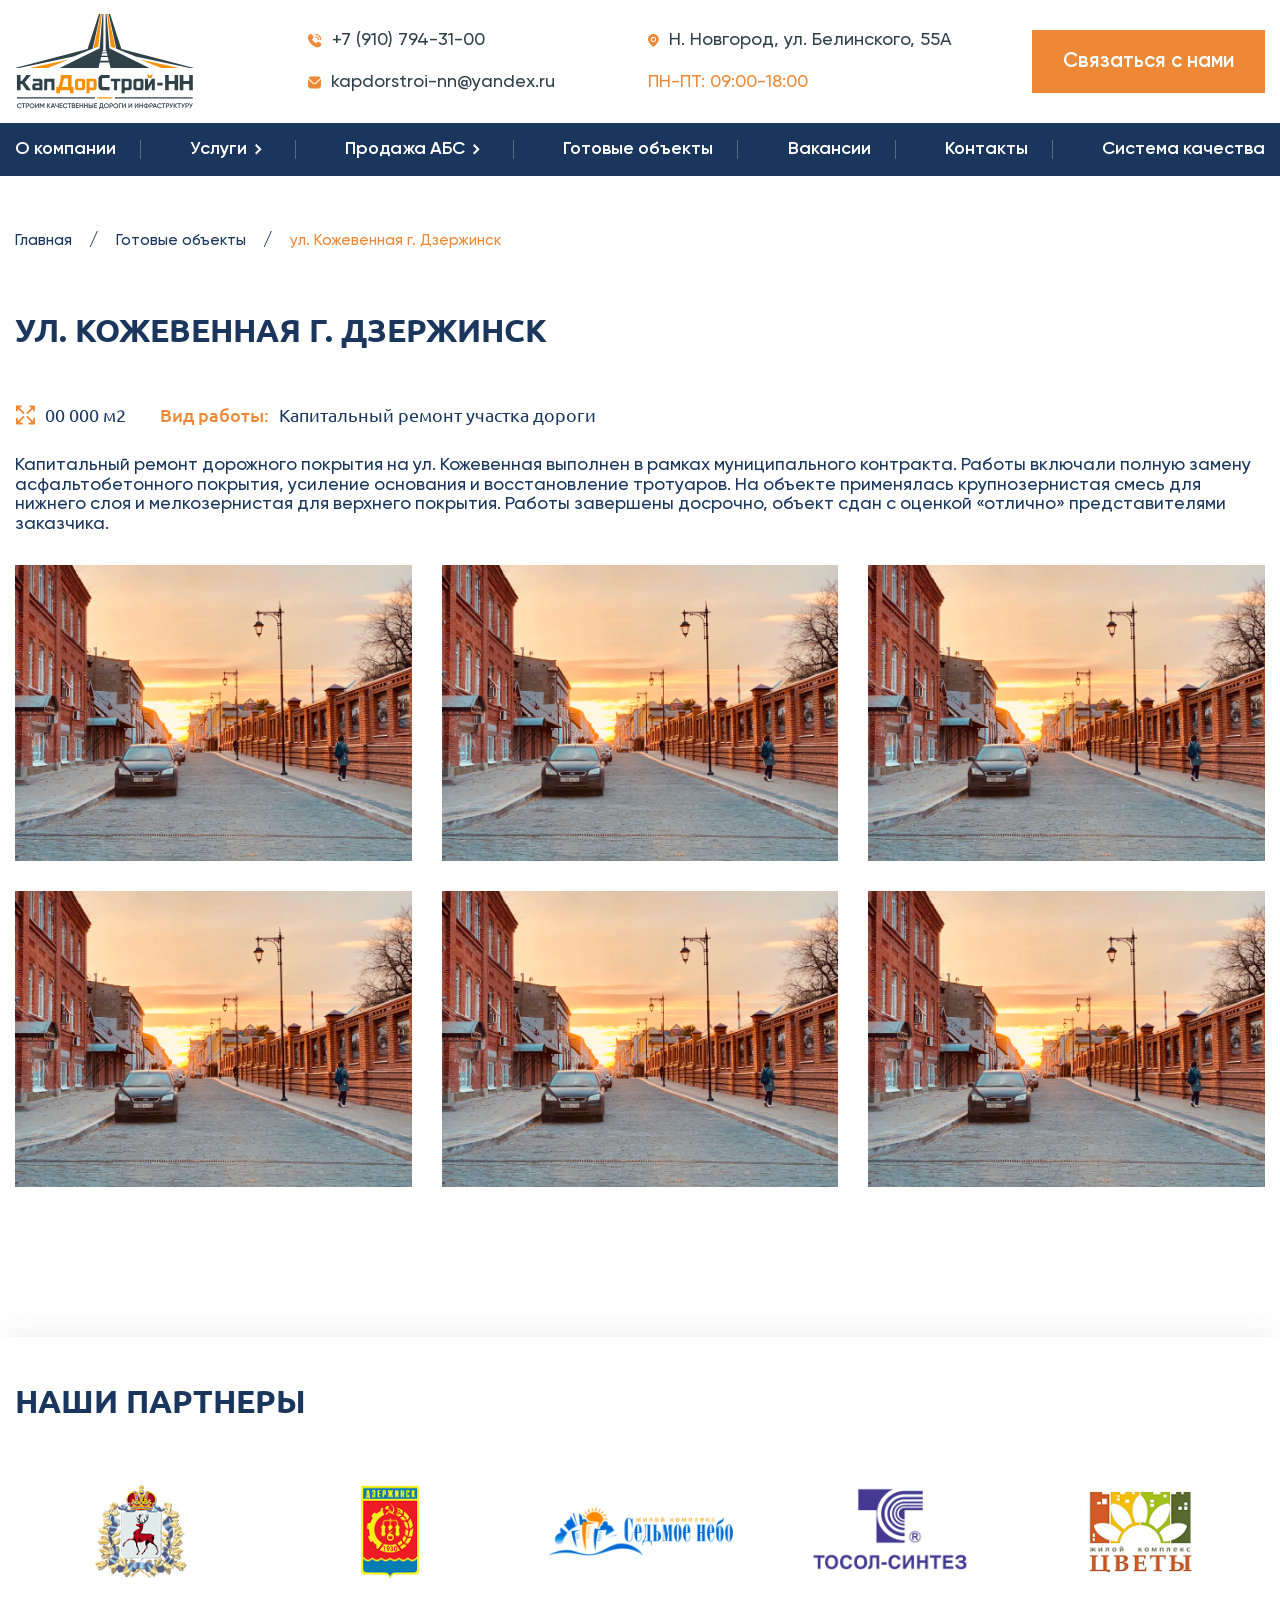
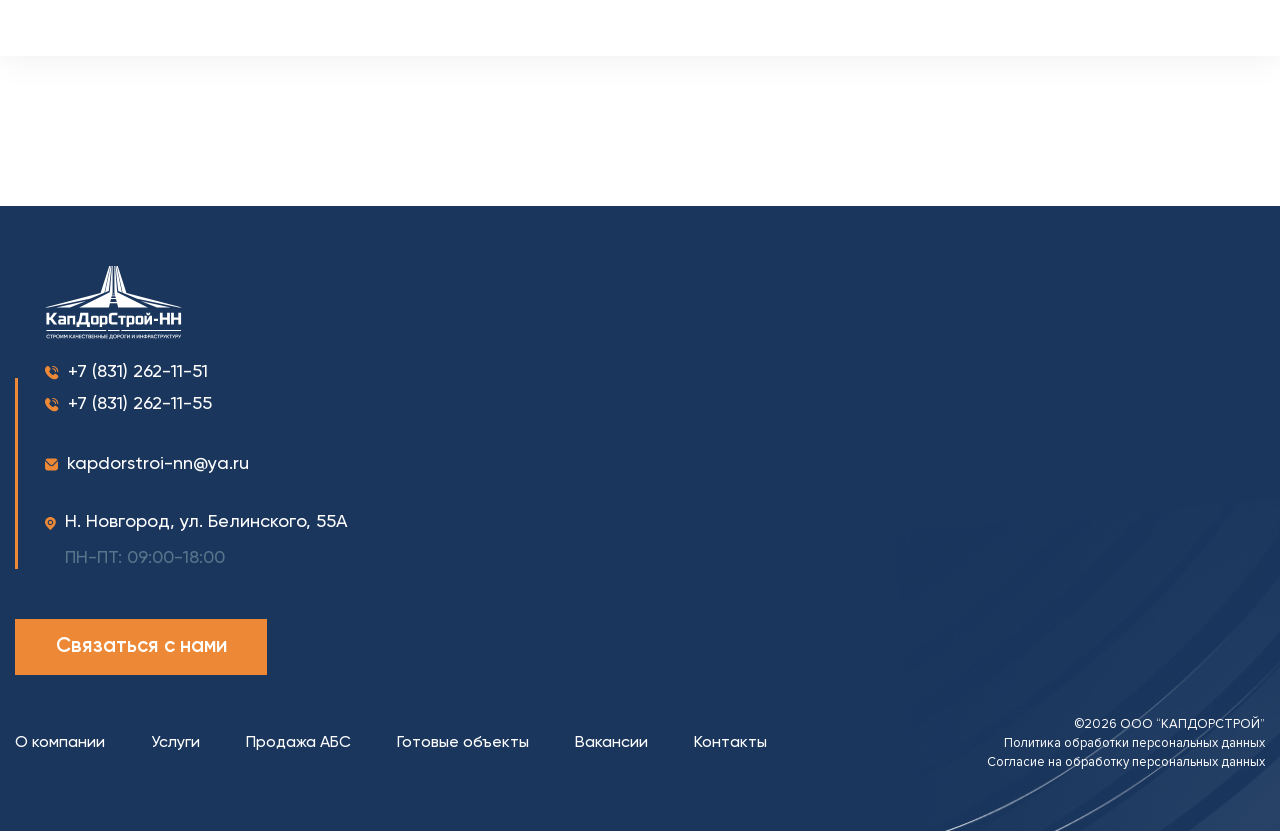
<file: finishedObjectPage.html>
<!DOCTYPE html>
<html lang="ru">

<head>
    <meta http-equiv="content-type" content="text/html; charset=utf-8">
    <meta http-equiv="X-UA-Compatible" content="IE=edge">
    <meta name="viewport" content="width=device-width, initial-scale=1">
    <jdoc:include type="head" />
    <!-- <link rel="shortcut icon" type="image/x-icon" href=""> -->
    <link type="text/css" href="css/bootstrap.css" rel="stylesheet">
    <link type="text/css" href="css/normalize.css" rel="stylesheet">
    <link type="text/css" href="css/slick.css" rel="stylesheet">
    <link type="text/css" href="css/style.css" rel="stylesheet">
    <script src="https://ajax.googleapis.com/ajax/libs/jquery/1.11.3/jquery.min.js"></script>
    <script type="text/javascript" src="javascript/slider.js"></script>
    <script type="text/javascript" src="javascript/slick.min.js"></script>
</head>

<body>
    <div class="wrapper">
        <div class="all_cnt">
            <header>
                <div class="headerTop">
                    <div class="container">
                        <div class="headerInner">
                            <div class="headerLeft">
                                <a href="./main.html">
                                    <img src="./images/svg/headerLogo.svg" alt="">
                                </a>
                            </div>

                            <div class="headerRight">
                                <div class="headerContactTabs">
                                    <div class="headerContactTab">
                                        <img src="./images/svg/phone.svg" alt="">
                                        <a href="tel:+79107943100">+7 (910) 794-31-00</a>
                                    </div>

                                    <div class="headerContactTab">
                                        <img src="./images/svg/mark.svg" alt="">
                                        Н. Новгород, ул. Белинского, 55А
                                    </div>

                                    <div class="headerContactTab">
                                        <img src="./images/svg/email.svg" alt="">
                                        <a href="mailto:kapdorstroi-nn@yandex.ru">kapdorstroi-nn@yandex.ru</a>
                                    </div>

                                    <div class="headerContactTab headerContactTabTimes">
                                        ПН-ПТ: 09:00-18:00
                                    </div>
                                </div>

                                <div class="headerGetContactBtn openGetContactModal">
                                    Связаться с нами
                                </div>
                            </div>

                            <div class="burgerMenu">
                                <div class="burgerBtn">
                                    <span></span>
                                    <span></span>
                                    <span></span>
                                </div>
                            </div>

                            <div class="mobileMenuOverlay"></div>

                            <div class="mobileMenu">
                                <div class="mobileMenuInner">
                                    <div class="mobileMenuLinks">
                                        <a href="./aboutPage.html">О компании</a>
                                        <a href="#" class="mobileMenuLinkWithSub">Услуги</a>
                                        <div class="mobileSubMenu">
                                            <a href="#">Строительство дорог, магистралей, мостов</a>
                                            <a href="#">Инфраструктурное строительство</a>
                                            <a href="#">Битумохранилище</a>
                                            <a href="#">Общестроительные работы</a>
                                        </div>
                                        <a href="#" class="mobileMenuLinkWithSub">Продажа АБС</a>
                                        <div class="mobileSubMenu">
                                            <a href="#">Крупнозернистый асфальт</a>
                                            <a href="#">Песчаный асфальтобетон</a>
                                            <a href="#">Мелкозернистый асфальт</a>
                                            <a href="#">ШМА</a>
                                            <a href="#">Цветной асфальт</a>
                                            <a href="#">Литой асфальт</a>
                                        </div>
                                        <a href="./finishedObjects.html">Готовые объекты</a>
                                        <a href="#">Вакансии</a>
                                        <a href="#">Контакты</a>
                                        <a href="#">Система качества</a>
                                    </div>
                                    <div class="mobileMenuContacts">
                                        <a href="tel:+79107943100">+7 (910) 794-31-00</a>
                                        <a href="mailto:kapdorstroi-nn@yandex.ru">kapdorstroi-nn@yandex.ru</a>
                                        <div>Н. Новгород, ул. Белинского, 55А</div>
                                        <div>ПН-ПТ: 09:00-18:00</div>
                                    </div>
                                    <div class="mobileMenuBtn openGetContactModal">Связаться с нами</div>
                                </div>
                            </div>
                        </div>
                    </div>
                </div>

                <div class="headerBottom">
                    <div class="container">
                        <div class="headerLinks">
                            <div class="headerLink">
                                <a href="./aboutPage.html">О компании</a>
                            </div>

                            <div class="headerLink uslugiLink">
                                <a href="#">Услуги</a>
                                <span class="headerLinkArrow">
                                    <img src="./images/svg/rightArrowWhite.svg" alt="" class="arrow-white">
                                    <img src="./images/svg/rightArrowOrange.svg" alt="" class="arrow-orange">
                                </span>

                                <div class="servicesDropdown" id="servicesDropdown">
                                    <div class="servicesDropdownInner">
                                        <div class="servicesDropdownLeft">
                                            <div class="servicesDropdownList">
                                                <a href="#" class="servicesDropdownItem" data-submenu="1">Строительство дорог, магистралей, мостов</a>
                                                <a href="#" class="servicesDropdownItem" data-submenu="2">Инфраструктурное строительство</a>
                                                <a href="#" class="servicesDropdownItem" data-submenu="3">Битумохранилище</a>
                                                <a href="#" class="servicesDropdownItem" data-submenu="4">Общестроительные работы</a>
                                            </div>
                                        </div>

                                        <div class="servicesDropdownRight">
                                            <div class="servicesDropdownRightWrapper" data-submenu="1">
                                                <div class="servicesDropdownRightItem">
                                                    <a href="#">Строительство автомобильных дорог</a>
                                                </div>
                                                <div class="servicesDropdownRightItem">
                                                    <a href="#">Реконструкция и ремонт магистралей</a>
                                                </div>
                                                <div class="servicesDropdownRightItem">
                                                    <a href="#">Строительство мостов и путепроводов</a>
                                                </div>
                                            </div>
                                            <div class="servicesDropdownRightWrapper" data-submenu="2">
                                                <div class="servicesDropdownRightItem">
                                                    <a href="#">Благоустройство придомовой территории</a>
                                                </div>
                                                <div class="servicesDropdownRightItem">
                                                    <a href="#">Благоустройство больших территорий</a>
                                                </div>
                                                <div class="servicesDropdownRightItem">
                                                    <a href="#">Установка МАФ</a>
                                                </div>
                                            </div>
                                            <div class="servicesDropdownRightWrapper" data-submenu="3">
                                                <div class="servicesDropdownRightItem">
                                                     <a href="#">Хранение битума и нефтепродуктов</a>
                                                </div>
                                                <div class="servicesDropdownRightItem">
                                                    <a href="#">Прием и отгрузка битума</a>
                                                </div>
                                                <div class="servicesDropdownRightItem">
                                                    <a href="#">Продажа битумных материалов</a>
                                                </div>
                                            </div>
                                            <div class="servicesDropdownRightWrapper" data-submenu="4">
                                                <div class="servicesDropdownRightItem">
                                                     <a href="#">Вертикальная планировка территорий</a>
                                                </div>
                                                <div class="servicesDropdownRightItem">
                                                    <a href="#">Устройство инженерных сетей</a>
                                                </div>
                                                <div class="servicesDropdownRightItem">
                                                    <a href="#">Бетонные работы и устройство оснований</a>
                                                </div>
                                            </div>
                                        </div>
                                    </div>
                                </div>
                            </div>

                            <div class="headerLink absSalesLink">
                                <a href="#">Продажа АБС</a>
                               <span class="headerLinkArrow">
                                    <img src="./images/svg/rightArrowWhite.svg" alt="" class="arrow-white">
                                    <img src="./images/svg/rightArrowOrange.svg" alt="" class="arrow-orange">
                                </span>

                                <div class="servicesDropdown" id="absSalesDropdown">
                                    <div class="servicesDropdownList">
                                        <a href="#" class="servicesDropdownItem">Крупнозернистый асфальт</a>
                                        <a href="#" class="servicesDropdownItem">Песчаный асфальтобетон</a>
                                        <a href="#" class="servicesDropdownItem">Мелкозернистый асфальт</a>
                                        <a href="#" class="servicesDropdownItem">ШМА</a>
                                        <a href="#" class="servicesDropdownItem">Цветной асфальт</a>
                                        <a href="#" class="servicesDropdownItem">Литой асфальт</a>
                                    </div>
                                </div>
                            </div>

                            <div class="headerLink">
                                <a href="./finishedObjects.html">Готовые объекты</a>
                            </div>

                            <div class="headerLink">
                                <a href="#">Вакансии</a>
                            </div>

                            <div class="headerLink">
                                <a href="#">Контакты</a>
                            </div>

                            <div class="headerLink">
                                <a href="#">Система качества</a>
                            </div>
                        </div>
                    </div>
                </div>
            </header>

            <main class="main finishedObjectsPage">
                <div class="breadcrumbs">
                    <div class="container">
                        <a href="/" class="breadcrumbLink">Главная</a>
                        <span class="breadcrumbSeparator">/</span>
                        <a href="./finishedObjects.html" class="breadcrumbLink">Готовые объекты</a>
                        <span class="breadcrumbSeparator">/</span>
                        <span class="breadcrumbCurrent">ул. Кожевенная г. Дзержинск</span>
                    </div>
                </div>

                <div class="absSalesSection">
                    <div class="container">
                        <div class="absSalesInner">
                            <div class="sectionHead">
                                <div class="h2">
                                    ул. Кожевенная г. Дзержинск
                                </div>
                            </div>

                            <div class="finishedObjectsPageContent">
                                <div class="finishedObjectsPageInfo">
                                    <div class="finishedObjectsPageSizeAndJob">
                                        <div class="finishedObjectsPageSize">
                                            <img src="./images/svg/size.svg" alt="">

                                            00 000 м2   
                                        </div>

                                        <div class="finishedObjectsJob">
                                            <div class="finishedObjectsJobOrange">
                                                Вид работы:
                                            </div>

                                            <div class="finishedObjectsJobBlack">
                                                Капитальный ремонт участка дороги
                                            </div>
                                        </div>
                                    </div>

                                    <div class="finishedObjectsPageDesc">
                                        Капитальный ремонт дорожного покрытия на ул. Кожевенная выполнен в рамках муниципального контракта. Работы включали полную замену асфальтобетонного покрытия, усиление основания и восстановление тротуаров. На объекте применялась крупнозернистая смесь для нижнего слоя и мелкозернистая для верхнего покрытия. Работы завершены досрочно, объект сдан с оценкой «отлично» представителями заказчика.
                                    </div>
                                </div>

                                <div class="finishedObjectsPageCards">
                                    <div class="finishedObjectsPageCard">
                                        <img src="./images/finishedObjectsCards/single.png" alt="">
                                    </div>

                                     <div class="finishedObjectsPageCard">
                                        <img src="./images/finishedObjectsCards/single.png" alt="">
                                    </div>

                                     <div class="finishedObjectsPageCard">
                                        <img src="./images/finishedObjectsCards/single.png" alt="">
                                    </div>

                                     <div class="finishedObjectsPageCard">
                                        <img src="./images/finishedObjectsCards/single.png" alt="">
                                    </div>

                                     <div class="finishedObjectsPageCard">
                                        <img src="./images/finishedObjectsCards/single.png" alt="">
                                    </div>

                                    <div class="finishedObjectsPageCard">
                                        <img src="./images/finishedObjectsCards/single.png" alt="">
                                    </div>
                                </div>
                            </div>
                        </div>
                    </div>
                </div>

                <div class="ourPartnersSection">
                    <div class="container">
                        <div class="ourPartnersInner">
                            <div class="sectionHead">
                                <div class="h2">
                                    Наши партнеры
                                </div>
                            </div>

                            <div class="ourPartnersCards">
                                <div class="ourPartnersCard">
                                    <img src="./images/ourPartnersCards/1.png" alt="">
                                </div>

                                <div class="ourPartnersCard">
                                    <img src="./images/ourPartnersCards/2.png" alt="">
                                </div>

                                <div class="ourPartnersCard">
                                    <img src="./images/ourPartnersCards/3.png" alt="">
                                </div>

                                <div class="ourPartnersCard">
                                    <img src="./images/ourPartnersCards/4.png" alt="">
                                </div>

                                <div class="ourPartnersCard">
                                    <img src="./images/ourPartnersCards/5.png" alt="">
                                </div>

                                 <div class="ourPartnersCard">
                                    <img src="./images/ourPartnersCards/1.png" alt="">
                                </div>

                                <div class="ourPartnersCard">
                                    <img src="./images/ourPartnersCards/2.png" alt="">
                                </div>

                                <div class="ourPartnersCard">
                                    <img src="./images/ourPartnersCards/3.png" alt="">
                                </div>

                                <div class="ourPartnersCard">
                                    <img src="./images/ourPartnersCards/4.png" alt="">
                                </div>

                                <div class="ourPartnersCard">
                                    <img src="./images/ourPartnersCards/5.png" alt="">
                                </div>
                            </div>
                        </div>
                    </div>
                </div>
            </main>
        </div>

        <footer class="footer">
            <div class="footerInner">
                <div class="container">
                    <div class="footerContent">
                        <div class="footerContentLeft">
                            <div class="footerLogo">
                                <img src="./images/svg/footerLogo.svg" alt="">
                            </div>

                            <div class="footerContacts">
                                <div class="footerContactsNumbers">
                                    <div class="footerContactsNumber">
                                        <img src="./images/svg/phone.svg" alt="">

                                        +7 (831) 262-11-51
                                    </div>

                                    <div class="footerContactsNumber">
                                        <img src="./images/svg/phone.svg" alt="">

                                        +7 (831) 262-11-55
                                    </div>
                                </div>

                                <div class="footerContactsEmail">
                                    <img src="./images/svg/email.svg" alt="">

                                    kapdorstroi-nn@ya.ru
                                </div>

                                <div class="footerContactsPlace">
                                    <div class="footerContactsAddress">
                                        <img src="./images/svg/mark.svg" alt="">

                                        Н. Новгород, ул. Белинского, 55А
                                    </div>

                                    <div class="footerContactsTimes">
                                        ПН-ПТ: 09:00-18:00
                                    </div>
                                </div>
                            </div>

                            <div class="footerGetContactBtn openGetContactModal">
                                Связаться с нами
                            </div>
                        </div>

                        <div class="footerContentRight">
                            <div class="maps fade-in" id="map"></div>
                        </div>
                    </div>

                    <div class="footerCopyright">
                        <div class="footerCopyrightLeft">
                            <div class="footerCopyrightLeftLinks">
                                <a href="#">
                                    О компании
                                </a>

                                <a href="#">
                                    Услуги
                                </a>

                                <a href="./absSales.html">
                                    Продажа АБС
                                </a>

                                <a href="./finishedObjects.html">
                                    Готовые объекты
                                </a>

                                <a href="#">
                                    Вакансии
                                </a>

                                <a href="#">
                                    Контакты
                                </a>
                            </div>
                        </div>

                        <div class="footerCopyrightRight">
                            <div class="footerCopyrightRightData">
                                ©2026 ООО “КАПДОРСТРОЙ”
                            </div>

                            <div class="footerCopyrightRightLinks">
                                <a href="#">
                                    Политика обработки персональных данных
                                </a>

                                <a href="#">
                                    Согласие на обработку персональных данных
                                </a>
                            </div>
                        </div>
                    </div>
                </div>
            </div>
        </footer>


        <div class="modalOverlay">
            <div class="modalWindow">
                <button class="modalClose" type="button">
                    <img src="./images/svg/modalForm/closeModal.svg" alt="">
                </button>

                <div class="modalTitle">
                    Нужна консультация?
                </div>

                <div class="modalDesc">
                    Оставьте контакты — мы поможем подобрать материалы и рассчитать бюджет
                </div>

                <form class="modalForm" action="#">
                    <div class="modalFormRow">
                        <div class="modalFormGroup">
                            <div class="modalFormGroupInput">
                                <img src="./images/svg/modalForm/userName.svg" alt="">

                                <input type="text" placeholder="Ваше имя.." required> 
                            </div>
                        </div>

                        <div class="modalFormGroup">
                            <div class="modalFormGroupInput">
                                <img src="./images/svg/modalForm/phone.svg" alt="">

                                <input type="text" placeholder="+7 (___) ___-__-__" required>
                            </div>
                        </div>
                    </div>

                    <div class="modalFormSubmitRow">
                        <button class="modalFormSubmitBtn" type="submit">
                            Отправить заявку
                        </button>

                        <div class="modalFormAgreement">
                            <label class="modalCheckboxWrap">
                                <input type="checkbox" required>
                                <span class="modalCheckboxCustom">
                                    <img src="./images/svg/modalForm/checkboxCheck.svg" alt="">
                                </span>
                            </label>
                            <span>
                                Нажимая “Отправить” Вы соглашаетесь на сбор персональных данных с целью обработки запроса. С <a href="#">условиями политики и согласия</a> ознакомлен
                            </span>
                        </div>
                    </div>

                    <div class="modalFormContactRow">
                        <div class="modalFormContactRowTitle">
                            Или свяжитесь с нами: 
                        </div>

                        <div class="modalFormContactRowInfo">
                            <div class="modalFormContactRowInfoPhone">
                                <img src="./images/svg/modalForm/smallPhone.svg" alt="">

                                <a href="tel:+79107943100">
                                    +7 (910) 794-31-00
                                </a>
                            </div>

                            <div class="modalFormContactRowInfoEmail">
                                <img src="./images/svg/modalForm/smallEmail.svg" alt="">
                                
                                <a href="mailto:kapdorstroi-nn@yandex.ru">
                                    kapdorstroi-nn@yandex.ru
                                </a>
                            </div>
                        </div>
                    </div>
                </form>
            </div>
        </div>
    </div>

    <script src="https://api-maps.yandex.ru/2.1/?lang=ru_RU&amp;apikey=6a0a70e3-b1fe-4c23-ab8b-779377082ed2"
        type="text/javascript"></script>

    <script type="text/javascript" src="javascript/main.js"></script>
</body>

</html>
</file>
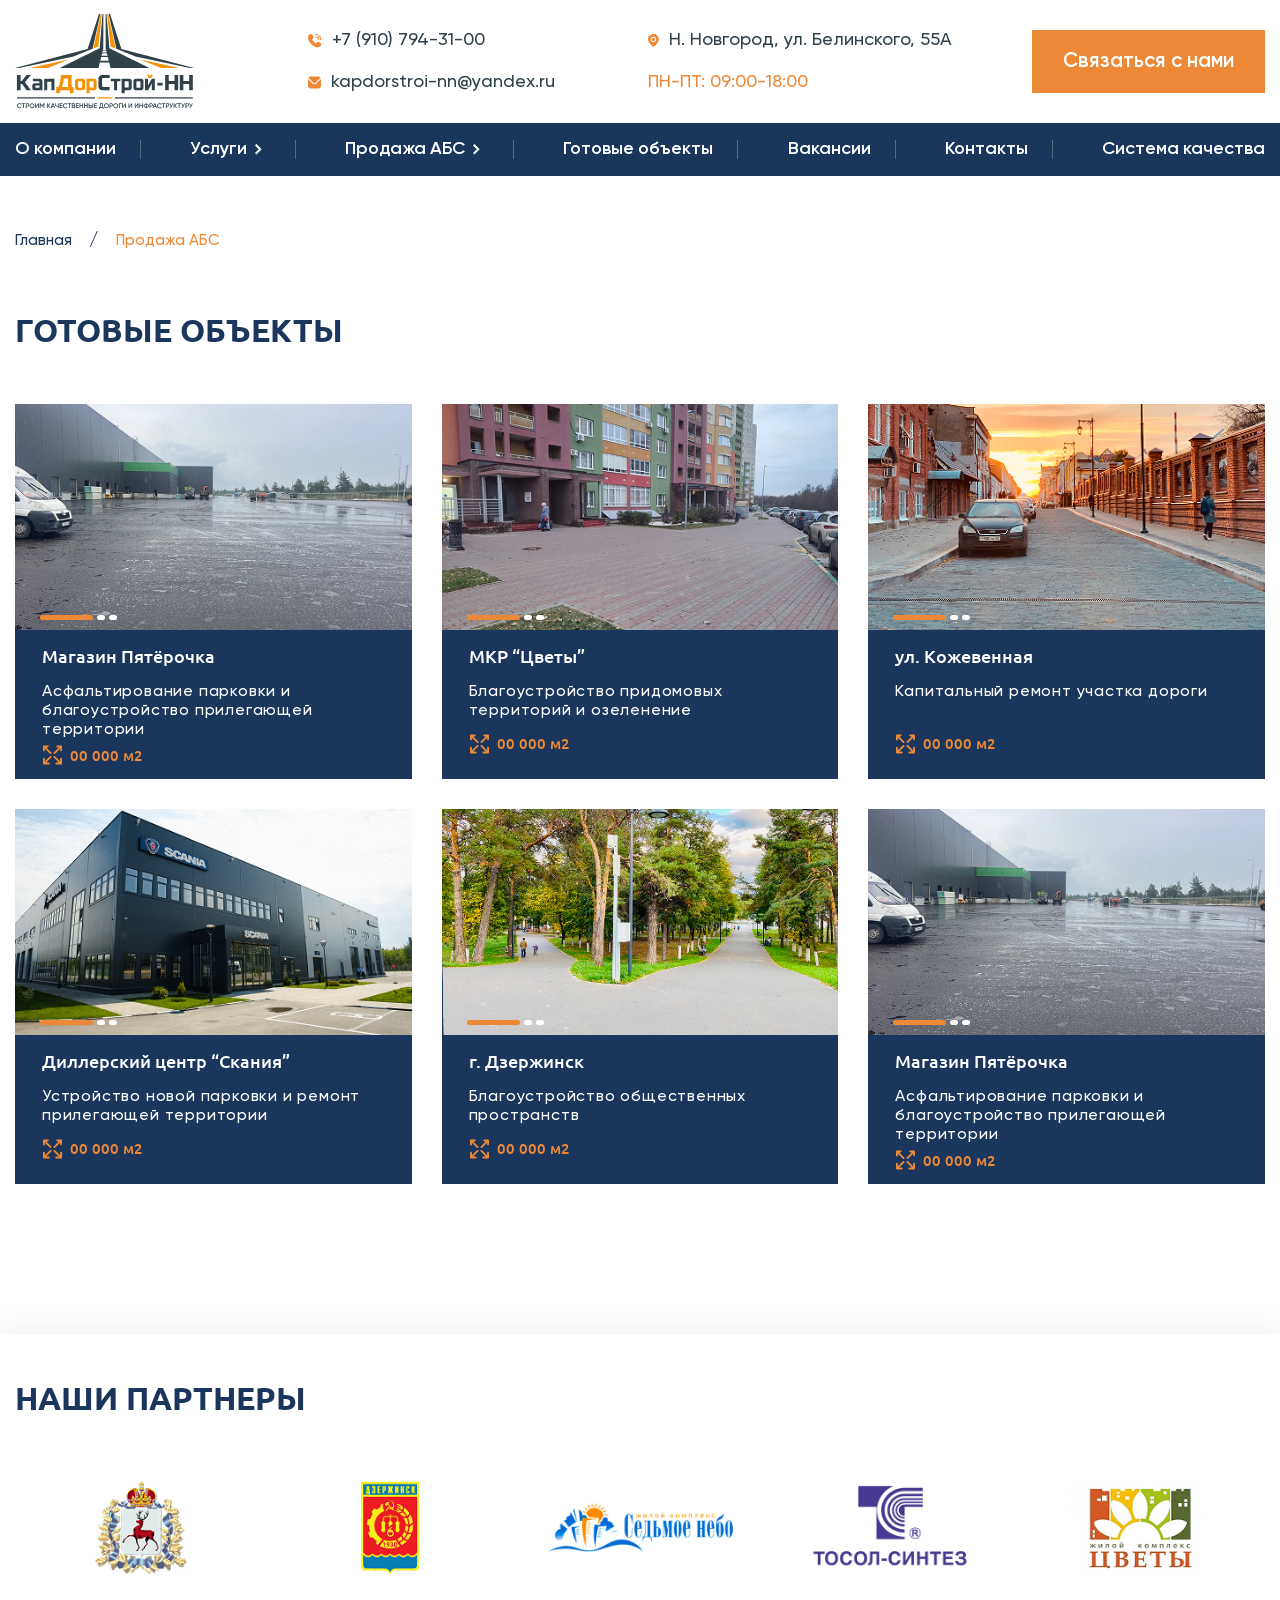
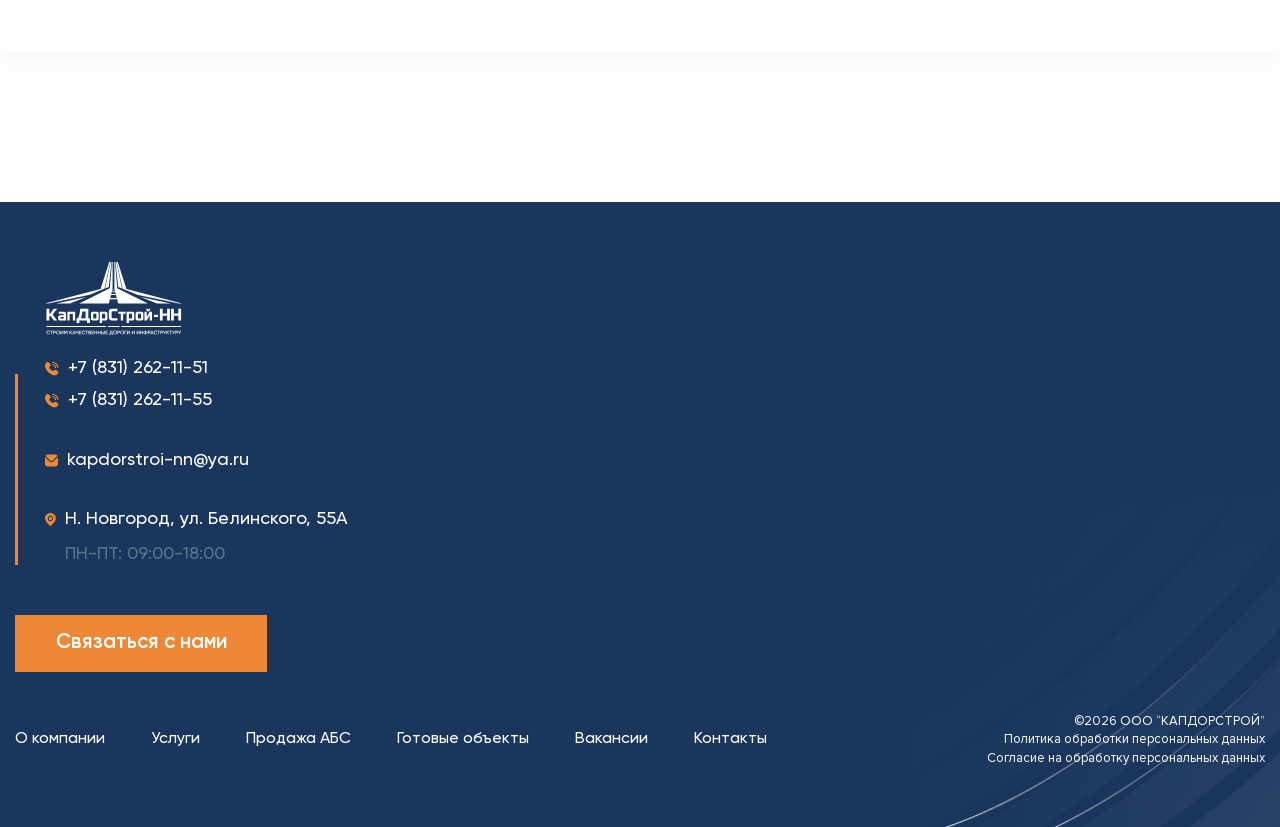
<file: finishedObjects.html>
<!DOCTYPE html>
<html lang="ru">

<head>
    <meta http-equiv="content-type" content="text/html; charset=utf-8">
    <meta http-equiv="X-UA-Compatible" content="IE=edge">
    <meta name="viewport" content="width=device-width, initial-scale=1">
    <jdoc:include type="head" />
    <!-- <link rel="shortcut icon" type="image/x-icon" href=""> -->
    <link type="text/css" href="css/bootstrap.css" rel="stylesheet">
    <link type="text/css" href="css/normalize.css" rel="stylesheet">
    <link type="text/css" href="css/slick.css" rel="stylesheet">
    <link type="text/css" href="css/style.css" rel="stylesheet">
    <script src="https://ajax.googleapis.com/ajax/libs/jquery/1.11.3/jquery.min.js"></script>
    <script type="text/javascript" src="javascript/slider.js"></script>
    <script type="text/javascript" src="javascript/slick.min.js"></script>
</head>

<body>
    <div class="wrapper">
        <div class="all_cnt">
            <header>
                <div class="headerTop">
                    <div class="container">
                        <div class="headerInner">
                            <div class="headerLeft">
                                <a href="./main.html">
                                    <img src="./images/svg/headerLogo.svg" alt="">
                                </a>
                            </div>

                            <div class="headerRight">
                                <div class="headerContactTabs">
                                    <div class="headerContactTab">
                                        <img src="./images/svg/phone.svg" alt="">
                                        <a href="tel:+79107943100">+7 (910) 794-31-00</a>
                                    </div>

                                    <div class="headerContactTab">
                                        <img src="./images/svg/mark.svg" alt="">
                                        Н. Новгород, ул. Белинского, 55А
                                    </div>

                                    <div class="headerContactTab">
                                        <img src="./images/svg/email.svg" alt="">
                                        <a href="mailto:kapdorstroi-nn@yandex.ru">kapdorstroi-nn@yandex.ru</a>
                                    </div>

                                    <div class="headerContactTab headerContactTabTimes">
                                        ПН-ПТ: 09:00-18:00
                                    </div>
                                </div>

                                <div class="headerGetContactBtn openGetContactModal">
                                    Связаться с нами
                                </div>
                            </div>

                            <div class="burgerMenu">
                                <div class="burgerBtn">
                                    <span></span>
                                    <span></span>
                                    <span></span>
                                </div>
                            </div>

                            <div class="mobileMenuOverlay"></div>

                            <div class="mobileMenu">
                                <div class="mobileMenuInner">
                                    <div class="mobileMenuLinks">
                                        <a href="./aboutPage.html">О компании</a>
                                        <a href="#" class="mobileMenuLinkWithSub">Услуги</a>
                                        <div class="mobileSubMenu">
                                            <a href="#">Строительство дорог, магистралей, мостов</a>
                                            <a href="#">Инфраструктурное строительство</a>
                                            <a href="#">Битумохранилище</a>
                                            <a href="#">Общестроительные работы</a>
                                        </div>
                                        <a href="#" class="mobileMenuLinkWithSub">Продажа АБС</a>
                                        <div class="mobileSubMenu">
                                            <a href="#">Крупнозернистый асфальт</a>
                                            <a href="#">Песчаный асфальтобетон</a>
                                            <a href="#">Мелкозернистый асфальт</a>
                                            <a href="#">ШМА</a>
                                            <a href="#">Цветной асфальт</a>
                                            <a href="#">Литой асфальт</a>
                                        </div>
                                        <a href="./finishedObjects.html">Готовые объекты</a>
                                        <a href="#">Вакансии</a>
                                        <a href="#">Контакты</a>
                                        <a href="#">Система качества</a>
                                    </div>
                                    <div class="mobileMenuContacts">
                                        <a href="tel:+79107943100">+7 (910) 794-31-00</a>
                                        <a href="mailto:kapdorstroi-nn@yandex.ru">kapdorstroi-nn@yandex.ru</a>
                                        <div>Н. Новгород, ул. Белинского, 55А</div>
                                        <div>ПН-ПТ: 09:00-18:00</div>
                                    </div>
                                    <div class="mobileMenuBtn openGetContactModal">Связаться с нами</div>
                                </div>
                            </div>
                        </div>
                    </div>
                </div>

                <div class="headerBottom">
                    <div class="container">
                        <div class="headerLinks">
                            <div class="headerLink">
                                <a href="./aboutPage.html">О компании</a>
                            </div>

                            <div class="headerLink uslugiLink">
                                <a href="#">Услуги</a>
                                <span class="headerLinkArrow">
                                    <img src="./images/svg/rightArrowWhite.svg" alt="" class="arrow-white">
                                    <img src="./images/svg/rightArrowOrange.svg" alt="" class="arrow-orange">
                                </span>

                                <div class="servicesDropdown" id="servicesDropdown">
                                    <div class="servicesDropdownInner">
                                        <div class="servicesDropdownLeft">
                                            <div class="servicesDropdownList">
                                                <a href="#" class="servicesDropdownItem" data-submenu="1">Строительство дорог, магистралей, мостов</a>
                                                <a href="#" class="servicesDropdownItem" data-submenu="2">Инфраструктурное строительство</a>
                                                <a href="#" class="servicesDropdownItem" data-submenu="3">Битумохранилище</a>
                                                <a href="#" class="servicesDropdownItem" data-submenu="4">Общестроительные работы</a>
                                            </div>
                                        </div>

                                        <div class="servicesDropdownRight">
                                            <div class="servicesDropdownRightWrapper" data-submenu="1">
                                                <div class="servicesDropdownRightItem">
                                                    <a href="#">Строительство автомобильных дорог</a>
                                                </div>
                                                <div class="servicesDropdownRightItem">
                                                    <a href="#">Реконструкция и ремонт магистралей</a>
                                                </div>
                                                <div class="servicesDropdownRightItem">
                                                    <a href="#">Строительство мостов и путепроводов</a>
                                                </div>
                                            </div>
                                            <div class="servicesDropdownRightWrapper" data-submenu="2">
                                                <div class="servicesDropdownRightItem">
                                                    <a href="#">Благоустройство придомовой территории</a>
                                                </div>
                                                <div class="servicesDropdownRightItem">
                                                    <a href="#">Благоустройство больших территорий</a>
                                                </div>
                                                <div class="servicesDropdownRightItem">
                                                    <a href="#">Установка МАФ</a>
                                                </div>
                                            </div>
                                            <div class="servicesDropdownRightWrapper" data-submenu="3">
                                                <div class="servicesDropdownRightItem">
                                                     <a href="#">Хранение битума и нефтепродуктов</a>
                                                </div>
                                                <div class="servicesDropdownRightItem">
                                                    <a href="#">Прием и отгрузка битума</a>
                                                </div>
                                                <div class="servicesDropdownRightItem">
                                                    <a href="#">Продажа битумных материалов</a>
                                                </div>
                                            </div>
                                            <div class="servicesDropdownRightWrapper" data-submenu="4">
                                                <div class="servicesDropdownRightItem">
                                                     <a href="#">Вертикальная планировка территорий</a>
                                                </div>
                                                <div class="servicesDropdownRightItem">
                                                    <a href="#">Устройство инженерных сетей</a>
                                                </div>
                                                <div class="servicesDropdownRightItem">
                                                    <a href="#">Бетонные работы и устройство оснований</a>
                                                </div>
                                            </div>
                                        </div>
                                    </div>
                                </div>
                            </div>

                            <div class="headerLink absSalesLink">
                                <a href="#">Продажа АБС</a>
                               <span class="headerLinkArrow">
                                    <img src="./images/svg/rightArrowWhite.svg" alt="" class="arrow-white">
                                    <img src="./images/svg/rightArrowOrange.svg" alt="" class="arrow-orange">
                                </span>

                                <div class="servicesDropdown" id="absSalesDropdown">
                                    <div class="servicesDropdownList">
                                        <a href="#" class="servicesDropdownItem">Крупнозернистый асфальт</a>
                                        <a href="#" class="servicesDropdownItem">Песчаный асфальтобетон</a>
                                        <a href="#" class="servicesDropdownItem">Мелкозернистый асфальт</a>
                                        <a href="#" class="servicesDropdownItem">ШМА</a>
                                        <a href="#" class="servicesDropdownItem">Цветной асфальт</a>
                                        <a href="#" class="servicesDropdownItem">Литой асфальт</a>
                                    </div>
                                </div>
                            </div>

                            <div class="headerLink">
                                <a href="./finishedObjects.html">Готовые объекты</a>
                            </div>

                            <div class="headerLink">
                                <a href="#">Вакансии</a>
                            </div>

                            <div class="headerLink">
                                <a href="#">Контакты</a>
                            </div>

                            <div class="headerLink">
                                <a href="#">Система качества</a>
                            </div>
                        </div>
                    </div>
                </div>
            </header>

            <main class="main finishedObjectsPage">
                <div class="breadcrumbs">
                    <div class="container">
                        <a href="/" class="breadcrumbLink">Главная</a>
                        <span class="breadcrumbSeparator">/</span>
                        <span class="breadcrumbCurrent">Продажа АБС</span>
                    </div>
                </div>

                <div class="absSalesSection">
                    <div class="container">
                        <div class="absSalesInner">
                            <div class="sectionHead">
                                <div class="h2">
                                    Готовые объекты
                                </div>
                            </div>

                            <div class="finishedObjectsPageContent">
                                <div class="finishedObjectsCards">
                                    <div class="finishedObjectsCard hasLink">
                                        <div class="finishedObjectsCardSlider">
                                            <div class="finishedObjectsCardSlide">
                                                <div class="finishedObjectsCardImage">
                                                    <img src="./images/finishedObjectsCards/1.png" alt="">
                                                </div>
                                            </div>
                                            <div class="finishedObjectsCardSlide">
                                                <div class="finishedObjectsCardImage">
                                                    <img src="./images/finishedObjectsCards/2.png" alt="">
                                                </div>
                                            </div>
                                            <div class="finishedObjectsCardSlide">
                                                <div class="finishedObjectsCardImage">
                                                    <img src="./images/finishedObjectsCards/3.png" alt="">
                                                </div>
                                            </div>
                                        </div>

                                        <div class="finishedObjectsCardInfo">
                                            <div class="finishedObjectsCardTitle">
                                                Магазин Пятёрочка
                                            </div>
                                            <div class="finishedObjectsCardDesc">
                                                Асфальтирование парковки и благоустройство прилегающей территории
                                            </div>
                                            <div class="finishedObjectsCardSize">
                                                <img src="./images/svg/size.svg" alt="">
                                                00 000 м2
                                            </div>

                                            <a href="./finishedObjectPage.html" class="finishedObjectsCardMoreLink">
                                                Подробнее

                                                <img src="./images/svg/rightArrowWhite.svg" alt="">
                                            </a>
                                        </div>
                                    </div>

                                    <div class="finishedObjectsCard hasLink">
                                        <div class="finishedObjectsCardSlider">
                                            <div class="finishedObjectsCardSlide">
                                                <div class="finishedObjectsCardImage">
                                                    <img src="./images/finishedObjectsCards/2.png" alt="">
                                                </div>
                                            </div>
                                            <div class="finishedObjectsCardSlide">
                                                <div class="finishedObjectsCardImage">
                                                    <img src="./images/finishedObjectsCards/1.png" alt="">
                                                </div>
                                            </div>
                                            <div class="finishedObjectsCardSlide">
                                                <div class="finishedObjectsCardImage">
                                                    <img src="./images/finishedObjectsCards/3.png" alt="">
                                                </div>
                                            </div>
                                        </div>

                                        <div class="finishedObjectsCardInfo">
                                            <div class="finishedObjectsCardTitle">
                                                МКР “Цветы”
                                            </div>
                                            <div class="finishedObjectsCardDesc">
                                                Благоустройство придомовых территорий и озеленение
                                            </div>
                                            <div class="finishedObjectsCardSize">
                                                <img src="./images/svg/size.svg" alt="">
                                                00 000 м2
                                            </div>

                                            <a href="./finishedObjectPage.html" class="finishedObjectsCardMoreLink">
                                                Подробнее

                                                <img src="./images/svg/rightArrowWhite.svg" alt="">
                                            </a>
                                        </div>
                                    </div>

                                    <div class="finishedObjectsCard hasLink">
                                        <div class="finishedObjectsCardSlider">
                                            <div class="finishedObjectsCardSlide">
                                                <div class="finishedObjectsCardImage">
                                                    <img src="./images/finishedObjectsCards/3.png" alt="">
                                                </div>
                                            </div>
                                            <div class="finishedObjectsCardSlide">
                                                <div class="finishedObjectsCardImage">
                                                    <img src="./images/finishedObjectsCards/1.png" alt="">
                                                </div>
                                            </div>
                                            <div class="finishedObjectsCardSlide">
                                                <div class="finishedObjectsCardImage">
                                                    <img src="./images/finishedObjectsCards/2.png" alt="">
                                                </div>
                                            </div>
                                        </div>

                                        <div class="finishedObjectsCardInfo">
                                            <div class="finishedObjectsCardTitle">
                                                ул. Кожевенная
                                            </div>

                                            <div class="finishedObjectsCardDesc">
                                                Капитальный ремонт участка дороги
                                            </div>

                                            <div class="finishedObjectsCardSize">
                                                <img src="./images/svg/size.svg" alt="">
                                                00 000 м2
                                            </div>

                                            <a href="./finishedObjectPage.html" class="finishedObjectsCardMoreLink">
                                                Подробнее

                                                <img src="./images/svg/rightArrowWhite.svg" alt="">
                                            </a>
                                        </div>
                                    </div>

                                    <div class="finishedObjectsCard hasLink">
                                        <div class="finishedObjectsCardSlider">
                                            <div class="finishedObjectsCardSlide">
                                                <div class="finishedObjectsCardImage">
                                                    <img src="./images/finishedObjectsCards/4.png" alt="">
                                                </div>
                                            </div>
                                            <div class="finishedObjectsCardSlide">
                                                <div class="finishedObjectsCardImage">
                                                    <img src="./images/finishedObjectsCards/3.png" alt="">
                                                </div>
                                            </div>
                                            <div class="finishedObjectsCardSlide">
                                                <div class="finishedObjectsCardImage">
                                                    <img src="./images/finishedObjectsCards/1.png" alt="">
                                                </div>
                                            </div>
                                        </div>

                                        <div class="finishedObjectsCardInfo">
                                            <div class="finishedObjectsCardTitle">
                                                Диллерский центр “Скания”
                                            </div>
                                            <div class="finishedObjectsCardDesc">
                                                Устройство новой парковки и ремонт прилегающей территории
                                            </div>
                                            <div class="finishedObjectsCardSize">
                                                <img src="./images/svg/size.svg" alt="">
                                                00 000 м2
                                            </div>

                                            <a href="./finishedObjectPage.html" class="finishedObjectsCardMoreLink">
                                                Подробнее

                                                <img src="./images/svg/rightArrowWhite.svg" alt="">
                                            </a>
                                        </div>
                                    </div>

                                    <div class="finishedObjectsCard hasLink">
                                        <div class="finishedObjectsCardSlider">
                                            <div class="finishedObjectsCardSlide">
                                                <div class="finishedObjectsCardImage">
                                                    <img src="./images/finishedObjectsCards/5.png" alt="">
                                                </div>
                                            </div>
                                            <div class="finishedObjectsCardSlide">
                                                <div class="finishedObjectsCardImage">
                                                    <img src="./images/finishedObjectsCards/2.png" alt="">
                                                </div>
                                            </div>
                                            <div class="finishedObjectsCardSlide">
                                                <div class="finishedObjectsCardImage">
                                                    <img src="./images/finishedObjectsCards/4.png" alt="">
                                                </div>
                                            </div>
                                        </div>

                                        <div class="finishedObjectsCardInfo">
                                            <div class="finishedObjectsCardTitle">
                                                г. Дзержинск
                                            </div>
                                            <div class="finishedObjectsCardDesc">
                                                Благоустройство общественных пространств
                                            </div>
                                            <div class="finishedObjectsCardSize">
                                                <img src="./images/svg/size.svg" alt="">
                                                00 000 м2
                                            </div>

                                            <a href="./finishedObjectPage.html" class="finishedObjectsCardMoreLink">
                                                Подробнее

                                                <img src="./images/svg/rightArrowWhite.svg" alt="">
                                            </a>
                                        </div>
                                    </div>

                                    <div class="finishedObjectsCard hasLink">
                                        <div class="finishedObjectsCardSlider">
                                            <div class="finishedObjectsCardSlide">
                                                <div class="finishedObjectsCardImage">
                                                    <img src="./images/finishedObjectsCards/1.png" alt="">
                                                </div>
                                            </div>
                                            <div class="finishedObjectsCardSlide">
                                                <div class="finishedObjectsCardImage">
                                                    <img src="./images/finishedObjectsCards/5.png" alt="">
                                                </div>
                                            </div>
                                            <div class="finishedObjectsCardSlide">
                                                <div class="finishedObjectsCardImage">
                                                    <img src="./images/finishedObjectsCards/2.png" alt="">
                                                </div>
                                            </div>
                                        </div>

                                        <div class="finishedObjectsCardInfo">
                                            <div class="finishedObjectsCardTitle">
                                                Магазин Пятёрочка
                                            </div>
                                            <div class="finishedObjectsCardDesc">
                                                Асфальтирование парковки и благоустройство прилегающей территории
                                            </div>
                                            <div class="finishedObjectsCardSize">
                                                <img src="./images/svg/size.svg" alt="">
                                                00 000 м2
                                            </div>

                                            <a href="./finishedObjectPage.html" class="finishedObjectsCardMoreLink">
                                                Подробнее

                                                <img src="./images/svg/rightArrowWhite.svg" alt="">
                                            </a>
                                        </div>
                                    </div>
                                </div>
                            </div>
                        </div>
                    </div>
                </div>

                <div class="ourPartnersSection">
                    <div class="container">
                        <div class="ourPartnersInner">
                            <div class="sectionHead">
                                <div class="h2">
                                    Наши партнеры
                                </div>
                            </div>

                            <div class="ourPartnersCards">
                                <div class="ourPartnersCard">
                                    <img src="./images/ourPartnersCards/1.png" alt="">
                                </div>

                                <div class="ourPartnersCard">
                                    <img src="./images/ourPartnersCards/2.png" alt="">
                                </div>

                                <div class="ourPartnersCard">
                                    <img src="./images/ourPartnersCards/3.png" alt="">
                                </div>

                                <div class="ourPartnersCard">
                                    <img src="./images/ourPartnersCards/4.png" alt="">
                                </div>

                                <div class="ourPartnersCard">
                                    <img src="./images/ourPartnersCards/5.png" alt="">
                                </div>

                                 <div class="ourPartnersCard">
                                    <img src="./images/ourPartnersCards/1.png" alt="">
                                </div>

                                <div class="ourPartnersCard">
                                    <img src="./images/ourPartnersCards/2.png" alt="">
                                </div>

                                <div class="ourPartnersCard">
                                    <img src="./images/ourPartnersCards/3.png" alt="">
                                </div>

                                <div class="ourPartnersCard">
                                    <img src="./images/ourPartnersCards/4.png" alt="">
                                </div>

                                <div class="ourPartnersCard">
                                    <img src="./images/ourPartnersCards/5.png" alt="">
                                </div>
                            </div>
                        </div>
                    </div>
                </div>
            </main>
        </div>

        <footer class="footer">
            <div class="footerInner">
                <div class="container">
                    <div class="footerContent">
                        <div class="footerContentLeft">
                            <div class="footerLogo">
                                <img src="./images/svg/footerLogo.svg" alt="">
                            </div>

                            <div class="footerContacts">
                                <div class="footerContactsNumbers">
                                    <div class="footerContactsNumber">
                                        <img src="./images/svg/phone.svg" alt="">

                                        +7 (831) 262-11-51
                                    </div>

                                    <div class="footerContactsNumber">
                                        <img src="./images/svg/phone.svg" alt="">

                                        +7 (831) 262-11-55
                                    </div>
                                </div>

                                <div class="footerContactsEmail">
                                    <img src="./images/svg/email.svg" alt="">

                                    kapdorstroi-nn@ya.ru
                                </div>

                                <div class="footerContactsPlace">
                                    <div class="footerContactsAddress">
                                        <img src="./images/svg/mark.svg" alt="">

                                        Н. Новгород, ул. Белинского, 55А
                                    </div>

                                    <div class="footerContactsTimes">
                                        ПН-ПТ: 09:00-18:00
                                    </div>
                                </div>
                            </div>

                            <div class="footerGetContactBtn openGetContactModal">
                                Связаться с нами
                            </div>
                        </div>

                        <div class="footerContentRight">
                            <div class="maps fade-in" id="map"></div>
                        </div>
                    </div>

                    <div class="footerCopyright">
                        <div class="footerCopyrightLeft">
                            <div class="footerCopyrightLeftLinks">
                                <a href="#">
                                    О компании
                                </a>

                                <a href="#">
                                    Услуги
                                </a>

                                <a href="./absSales.html">
                                    Продажа АБС
                                </a>

                                <a href="./finishedObjects.html">
                                    Готовые объекты
                                </a>

                                <a href="#">
                                    Вакансии
                                </a>

                                <a href="#">
                                    Контакты
                                </a>
                            </div>
                        </div>

                        <div class="footerCopyrightRight">
                            <div class="footerCopyrightRightData">
                                ©2026 ООО “КАПДОРСТРОЙ”
                            </div>

                            <div class="footerCopyrightRightLinks">
                                <a href="#">
                                    Политика обработки персональных данных
                                </a>

                                <a href="#">
                                    Согласие на обработку персональных данных
                                </a>
                            </div>
                        </div>
                    </div>
                </div>
            </div>
        </footer>


        <div class="modalOverlay">
            <div class="modalWindow">
                <button class="modalClose" type="button">
                    <img src="./images/svg/modalForm/closeModal.svg" alt="">
                </button>

                <div class="modalTitle">
                    Нужна консультация?
                </div>

                <div class="modalDesc">
                    Оставьте контакты — мы поможем подобрать материалы и рассчитать бюджет
                </div>

                <form class="modalForm" action="#">
                    <div class="modalFormRow">
                        <div class="modalFormGroup">
                            <div class="modalFormGroupInput">
                                <img src="./images/svg/modalForm/userName.svg" alt="">

                                <input type="text" placeholder="Ваше имя.." required> 
                            </div>
                        </div>

                        <div class="modalFormGroup">
                            <div class="modalFormGroupInput">
                                <img src="./images/svg/modalForm/phone.svg" alt="">

                                <input type="text" placeholder="+7 (___) ___-__-__" required>
                            </div>
                        </div>
                    </div>

                    <div class="modalFormSubmitRow">
                        <button class="modalFormSubmitBtn" type="submit">
                            Отправить заявку
                        </button>

                        <div class="modalFormAgreement">
                            <label class="modalCheckboxWrap">
                                <input type="checkbox" required>
                                <span class="modalCheckboxCustom">
                                    <img src="./images/svg/modalForm/checkboxCheck.svg" alt="">
                                </span>
                            </label>
                            <span>
                                Нажимая “Отправить” Вы соглашаетесь на сбор персональных данных с целью обработки запроса. С <a href="#">условиями политики и согласия</a> ознакомлен
                            </span>
                        </div>
                    </div>

                    <div class="modalFormContactRow">
                        <div class="modalFormContactRowTitle">
                            Или свяжитесь с нами: 
                        </div>

                        <div class="modalFormContactRowInfo">
                            <div class="modalFormContactRowInfoPhone">
                                <img src="./images/svg/modalForm/smallPhone.svg" alt="">

                                <a href="tel:+79107943100">
                                    +7 (910) 794-31-00
                                </a>
                            </div>

                            <div class="modalFormContactRowInfoEmail">
                                <img src="./images/svg/modalForm/smallEmail.svg" alt="">
                                
                                <a href="mailto:kapdorstroi-nn@yandex.ru">
                                    kapdorstroi-nn@yandex.ru
                                </a>
                            </div>
                        </div>
                    </div>
                </form>
            </div>
        </div>
    </div>

    <script src="https://api-maps.yandex.ru/2.1/?lang=ru_RU&amp;apikey=6a0a70e3-b1fe-4c23-ab8b-779377082ed2"
        type="text/javascript"></script>

    <script type="text/javascript" src="javascript/main.js"></script>
</body>

</html>
</file>
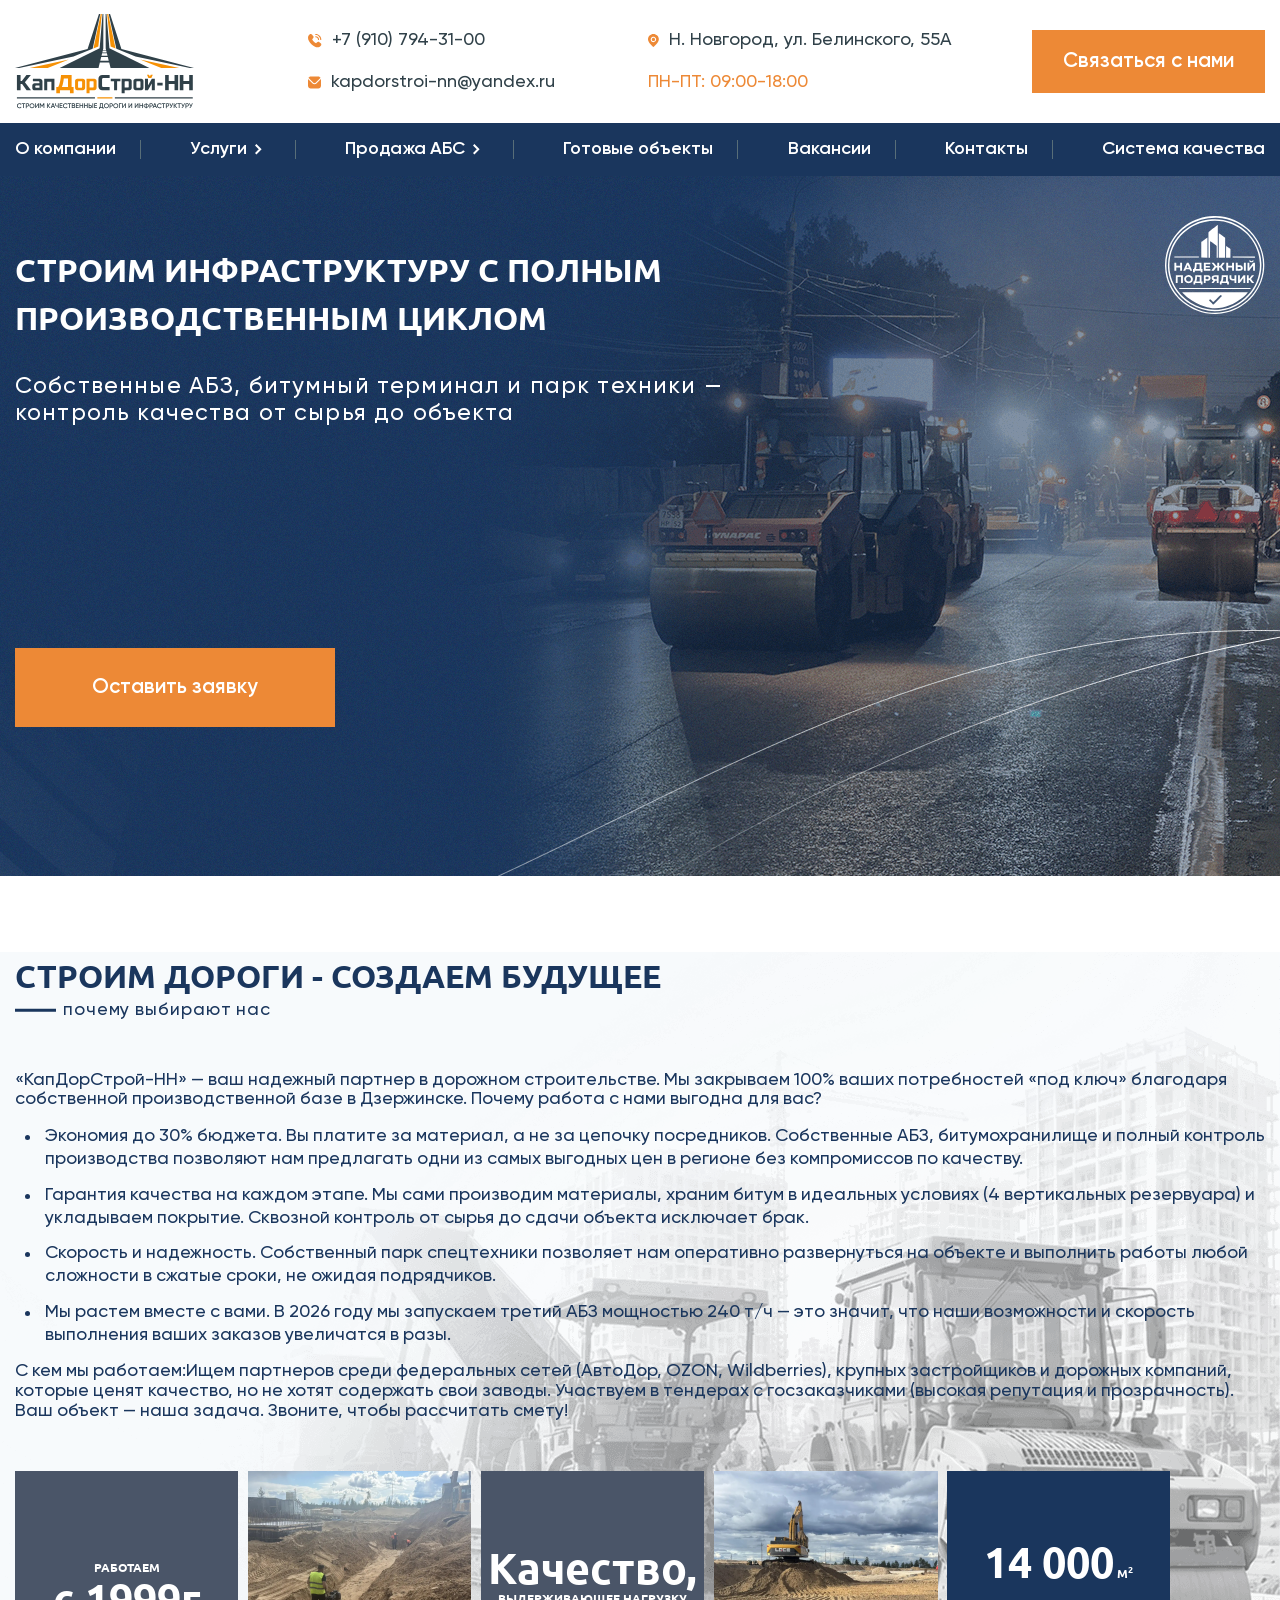
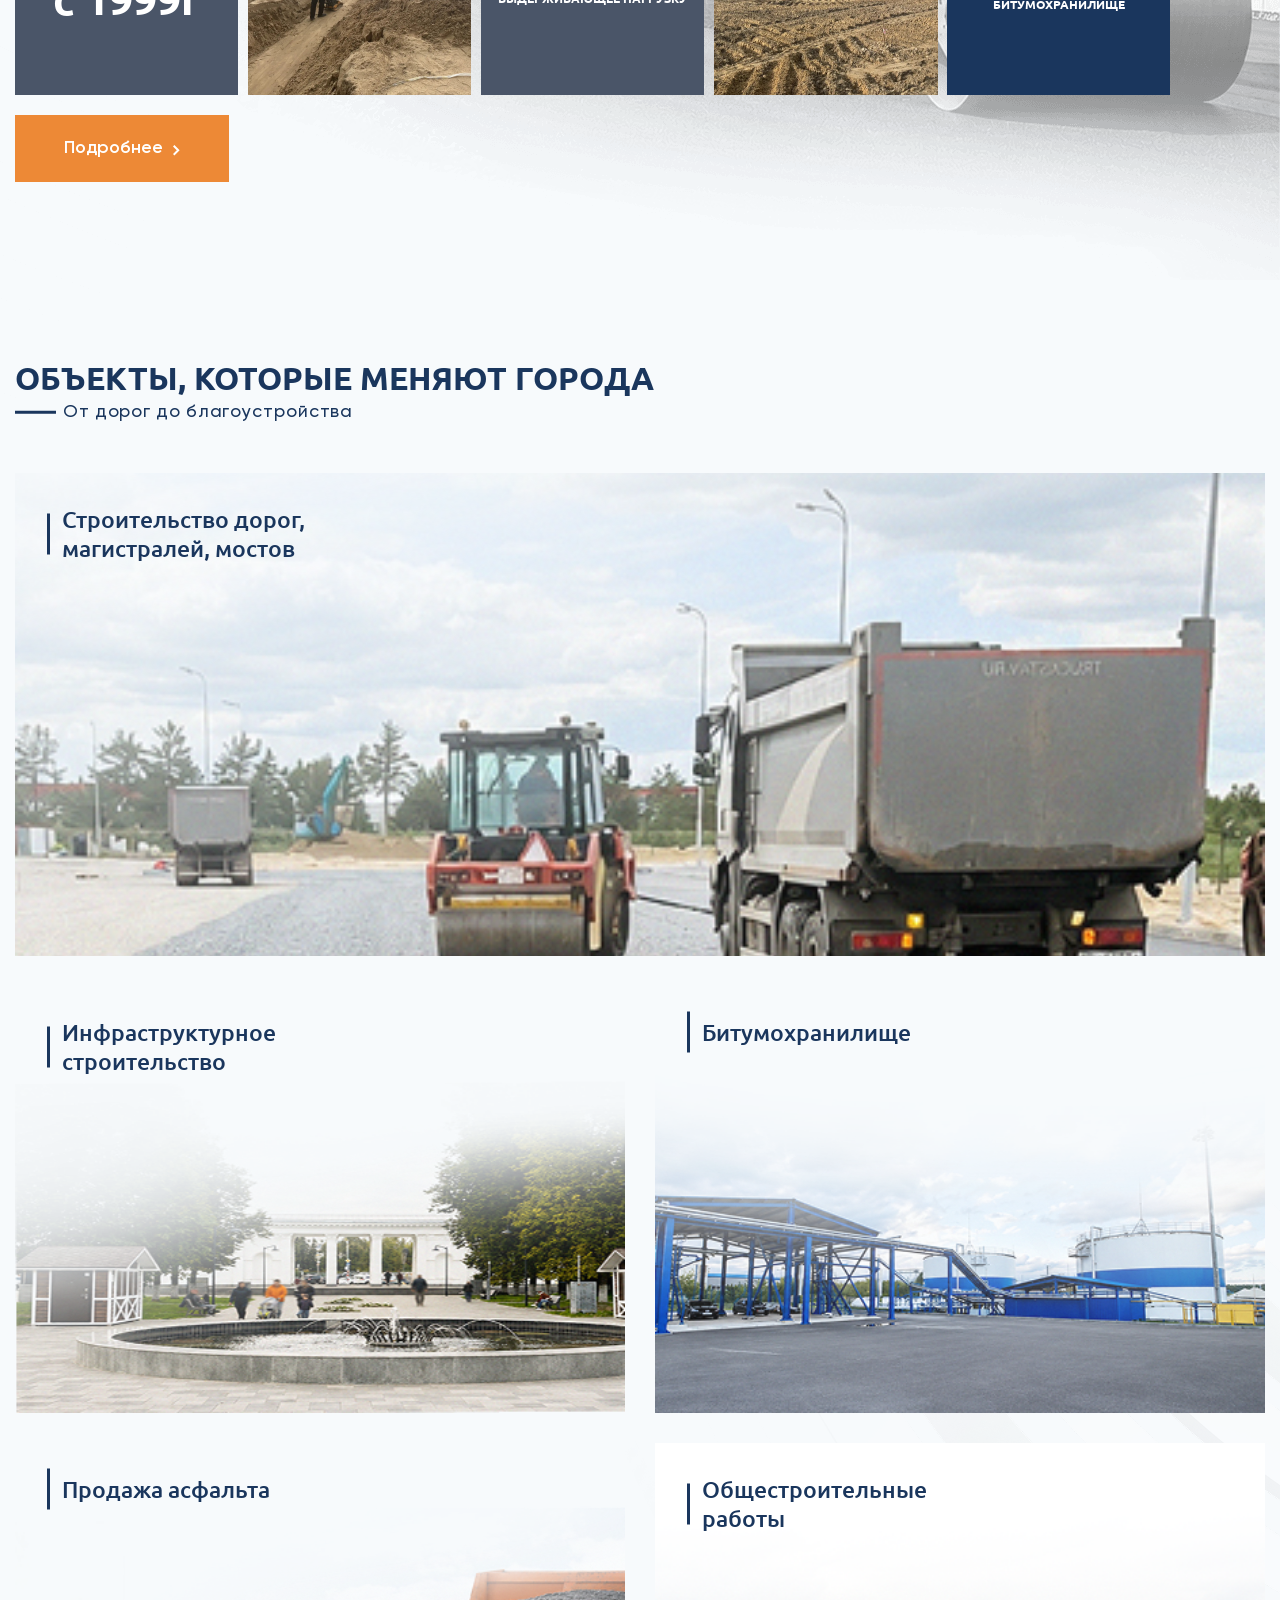
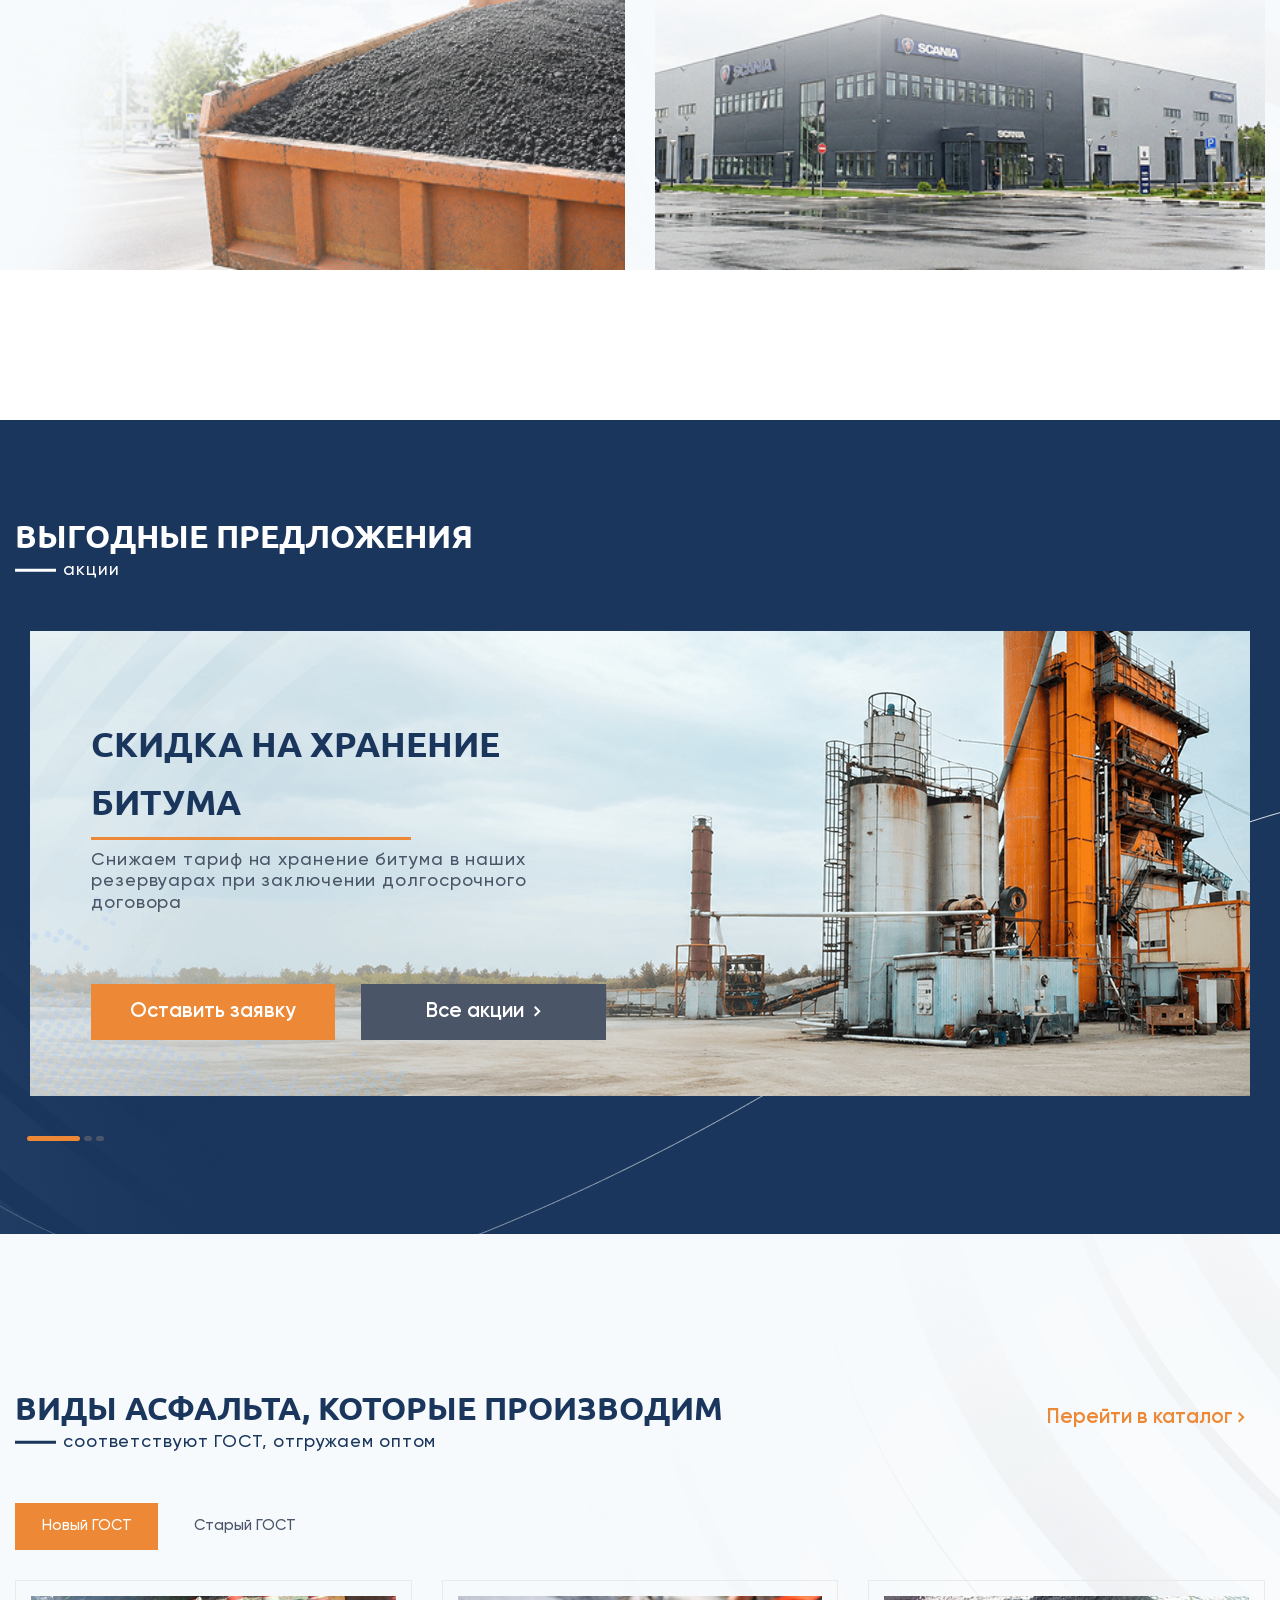
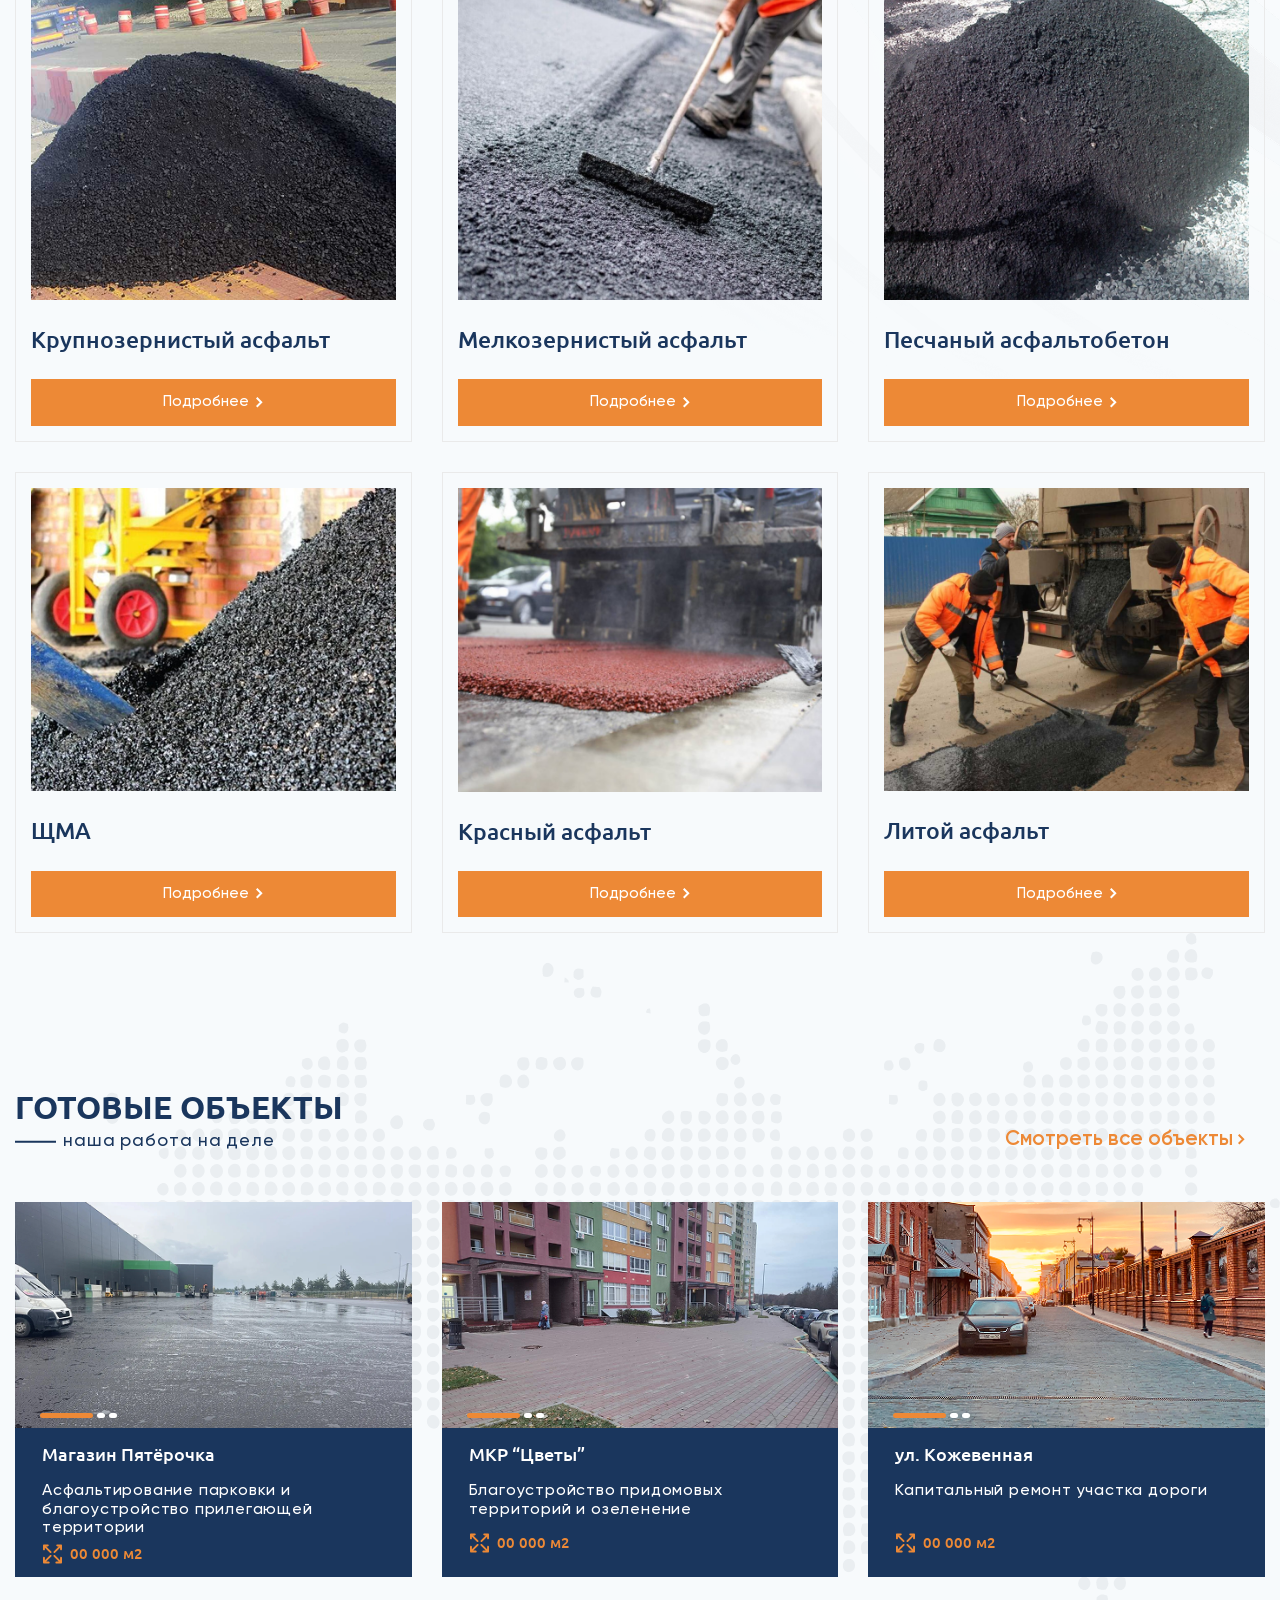
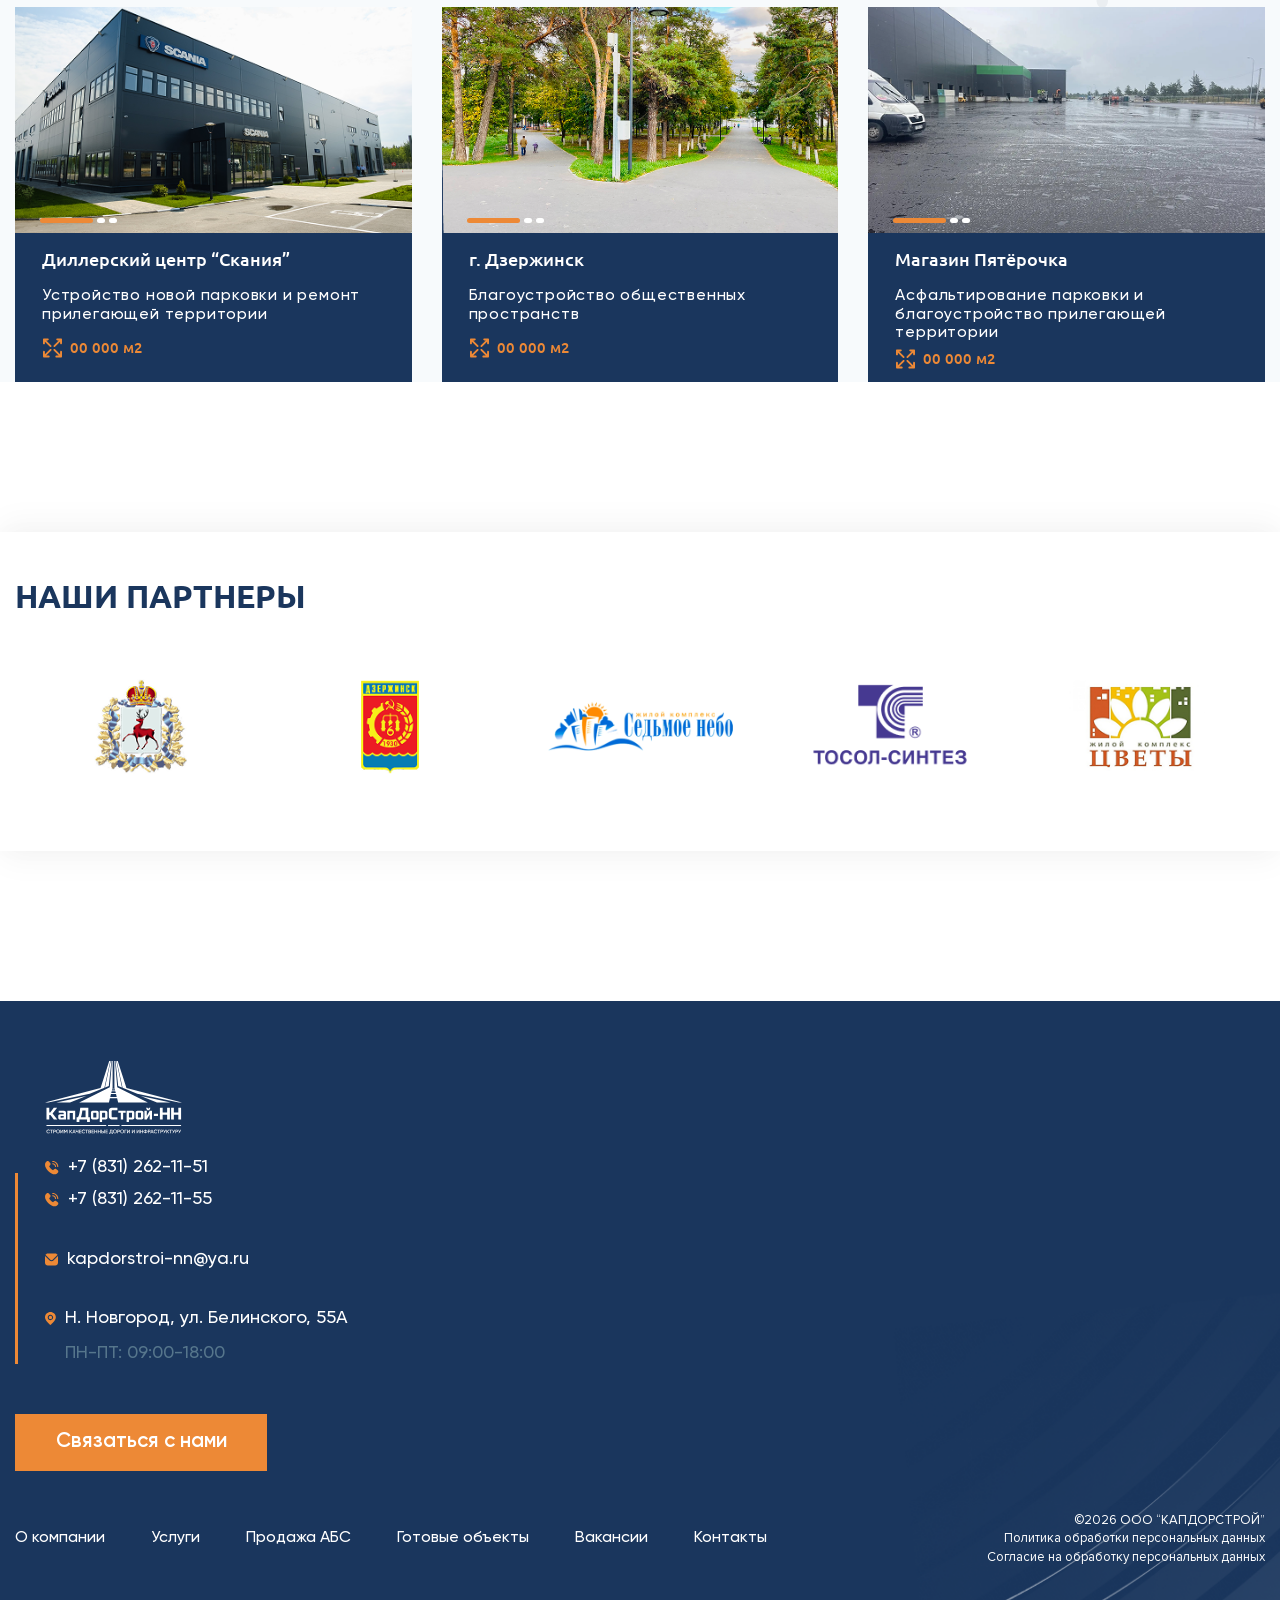
<file: main.html>
<!DOCTYPE html>
<html lang="ru">

<head>
    <meta http-equiv="content-type" content="text/html; charset=utf-8">
    <meta http-equiv="X-UA-Compatible" content="IE=edge">
    <meta name="viewport" content="width=device-width, initial-scale=1">
    <jdoc:include type="head" />
    <!-- <link rel="shortcut icon" type="image/x-icon" href=""> -->
    <link type="text/css" href="css/bootstrap.css" rel="stylesheet">
    <link type="text/css" href="css/normalize.css" rel="stylesheet">
    <link type="text/css" href="css/slick.css" rel="stylesheet">
    <link type="text/css" href="css/style.css" rel="stylesheet">
    <script src="https://ajax.googleapis.com/ajax/libs/jquery/1.11.3/jquery.min.js"></script>
    <script type="text/javascript" src="javascript/slider.js"></script>
    <script type="text/javascript" src="javascript/slick.min.js"></script>
</head>

<body>
    <div class="wrapper">
        <div class="all_cnt">
            <header>
                <div class="headerTop">
                    <div class="container">
                        <div class="headerInner">
                            <div class="headerLeft">
                                <a href="./main.html">
                                    <img src="./images/svg/headerLogo.svg" alt="">
                                </a>
                            </div>

                            <div class="headerRight">
                                <div class="headerContactTabs">
                                    <div class="headerContactTab">
                                        <img src="./images/svg/phone.svg" alt="">
                                        <a href="tel:+79107943100">+7 (910) 794-31-00</a>
                                    </div>

                                    <div class="headerContactTab">
                                        <img src="./images/svg/mark.svg" alt="">
                                        Н. Новгород, ул. Белинского, 55А
                                    </div>

                                    <div class="headerContactTab">
                                        <img src="./images/svg/email.svg" alt="">
                                        <a href="mailto:kapdorstroi-nn@yandex.ru">kapdorstroi-nn@yandex.ru</a>
                                    </div>

                                    <div class="headerContactTab headerContactTabTimes">
                                        ПН-ПТ: 09:00-18:00
                                    </div>
                                </div>

                                <div class="headerGetContactBtn openGetContactModal">
                                    Связаться с нами
                                </div>
                            </div>

                            <div class="burgerMenu">
                                <div class="burgerBtn">
                                    <span></span>
                                    <span></span>
                                    <span></span>
                                </div>
                            </div>

                            <div class="mobileMenuOverlay"></div>

                            <div class="mobileMenu">
                                <div class="mobileMenuInner">
                                    <div class="mobileMenuLinks">
                                        <a href="./aboutPage.html">О компании</a>
                                        <a href="#" class="mobileMenuLinkWithSub">Услуги</a>
                                        <div class="mobileSubMenu">
                                            <a href="#">Строительство дорог, магистралей, мостов</a>
                                            <a href="#">Инфраструктурное строительство</a>
                                            <a href="#">Битумохранилище</a>
                                            <a href="#">Общестроительные работы</a>
                                        </div>
                                        <a href="#" class="mobileMenuLinkWithSub">Продажа АБС</a>
                                        <div class="mobileSubMenu">
                                            <a href="#">Крупнозернистый асфальт</a>
                                            <a href="#">Песчаный асфальтобетон</a>
                                            <a href="#">Мелкозернистый асфальт</a>
                                            <a href="#">ШМА</a>
                                            <a href="#">Цветной асфальт</a>
                                            <a href="#">Литой асфальт</a>
                                        </div>
                                        <a href="./finishedObjects.html">Готовые объекты</a>
                                        <a href="#">Вакансии</a>
                                        <a href="#">Контакты</a>
                                        <a href="#">Система качества</a>
                                    </div>
                                    <div class="mobileMenuContacts">
                                        <a href="tel:+79107943100">+7 (910) 794-31-00</a>
                                        <a href="mailto:kapdorstroi-nn@yandex.ru">kapdorstroi-nn@yandex.ru</a>
                                        <div>Н. Новгород, ул. Белинского, 55А</div>
                                        <div>ПН-ПТ: 09:00-18:00</div>
                                    </div>
                                    <div class="mobileMenuBtn openGetContactModal">Связаться с нами</div>
                                </div>
                            </div>
                        </div>
                    </div>
                </div>

                <div class="headerBottom">
                    <div class="container">
                        <div class="headerLinks">
                            <div class="headerLink">
                                <a href="./aboutPage.html">О компании</a>
                            </div>

                            <div class="headerLink uslugiLink">
                                <a href="#">Услуги</a>
                                <span class="headerLinkArrow">
                                    <img src="./images/svg/rightArrowWhite.svg" alt="" class="arrow-white">
                                    <img src="./images/svg/rightArrowOrange.svg" alt="" class="arrow-orange">
                                </span>

                                <div class="servicesDropdown" id="servicesDropdown">
                                    <div class="servicesDropdownInner">
                                        <div class="servicesDropdownLeft">
                                            <div class="servicesDropdownList">
                                                <a href="#" class="servicesDropdownItem" data-submenu="1">Строительство дорог, магистралей, мостов</a>
                                                <a href="#" class="servicesDropdownItem" data-submenu="2">Инфраструктурное строительство</a>
                                                <a href="#" class="servicesDropdownItem" data-submenu="3">Битумохранилище</a>
                                                <a href="#" class="servicesDropdownItem" data-submenu="4">Общестроительные работы</a>
                                            </div>
                                        </div>

                                        <div class="servicesDropdownRight">
                                            <div class="servicesDropdownRightWrapper" data-submenu="1">
                                                <div class="servicesDropdownRightItem">
                                                    <a href="#">Строительство автомобильных дорог</a>
                                                </div>
                                                <div class="servicesDropdownRightItem">
                                                    <a href="#">Реконструкция и ремонт магистралей</a>
                                                </div>
                                                <div class="servicesDropdownRightItem">
                                                    <a href="#">Строительство мостов и путепроводов</a>
                                                </div>
                                            </div>
                                            <div class="servicesDropdownRightWrapper" data-submenu="2">
                                                <div class="servicesDropdownRightItem">
                                                    <a href="#">Благоустройство придомовой территории</a>
                                                </div>
                                                <div class="servicesDropdownRightItem">
                                                    <a href="#">Благоустройство больших территорий</a>
                                                </div>
                                                <div class="servicesDropdownRightItem">
                                                    <a href="#">Установка МАФ</a>
                                                </div>
                                            </div>
                                            <div class="servicesDropdownRightWrapper" data-submenu="3">
                                                <div class="servicesDropdownRightItem">
                                                     <a href="#">Хранение битума и нефтепродуктов</a>
                                                </div>
                                                <div class="servicesDropdownRightItem">
                                                    <a href="#">Прием и отгрузка битума</a>
                                                </div>
                                                <div class="servicesDropdownRightItem">
                                                    <a href="#">Продажа битумных материалов</a>
                                                </div>
                                            </div>
                                            <div class="servicesDropdownRightWrapper" data-submenu="4">
                                                <div class="servicesDropdownRightItem">
                                                     <a href="#">Вертикальная планировка территорий</a>
                                                </div>
                                                <div class="servicesDropdownRightItem">
                                                    <a href="#">Устройство инженерных сетей</a>
                                                </div>
                                                <div class="servicesDropdownRightItem">
                                                    <a href="#">Бетонные работы и устройство оснований</a>
                                                </div>
                                            </div>
                                        </div>
                                    </div>
                                </div>
                            </div>

                            <div class="headerLink absSalesLink">
                                <a href="#">Продажа АБС</a>
                               <span class="headerLinkArrow">
                                    <img src="./images/svg/rightArrowWhite.svg" alt="" class="arrow-white">
                                    <img src="./images/svg/rightArrowOrange.svg" alt="" class="arrow-orange">
                                </span>

                                <div class="servicesDropdown" id="absSalesDropdown">
                                    <div class="servicesDropdownList">
                                        <a href="#" class="servicesDropdownItem">Крупнозернистый асфальт</a>
                                        <a href="#" class="servicesDropdownItem">Песчаный асфальтобетон</a>
                                        <a href="#" class="servicesDropdownItem">Мелкозернистый асфальт</a>
                                        <a href="#" class="servicesDropdownItem">ШМА</a>
                                        <a href="#" class="servicesDropdownItem">Цветной асфальт</a>
                                        <a href="#" class="servicesDropdownItem">Литой асфальт</a>
                                    </div>
                                </div>
                            </div>

                            <div class="headerLink">
                                <a href="./finishedObjects.html">Готовые объекты</a>
                            </div>

                            <div class="headerLink">
                                <a href="#">Вакансии</a>
                            </div>

                            <div class="headerLink">
                                <a href="#">Контакты</a>
                            </div>

                            <div class="headerLink">
                                <a href="#">Система качества</a>
                            </div>
                        </div>
                    </div>
                </div>
            </header>

            <main class="main">
                <div class="mainBannerSection">
                    <div class="container">
                        <div class="mainBannerContent">
                            <div class="mainBannerContentInner">
                                <div class="mainBannerLeft">
                                    <div class="mainBannerLeftInfo">
                                        <div class="h1">
                                            Строим инфраструктуру с полным производственным циклом
                                        </div>

                                        <div class="mainBannerDesc">
                                            Собственные АБЗ, битумный терминал и парк техники — контроль качества от сырья
                                            до объекта
                                        </div>
                                    </div>
                                </div>

                                <div class="mainBannerRight">
                                    <img src="./images/svg/reliabilityIcon.svg" alt="">
                                </div>
                            </div>

                            <div class="mainBannerLeftContact">
                                <div class="getContactBtn openGetContactModal">
                                    Оставить заявку
                                </div>
                            </div>
                        </div>
                    </div>
                </div>

                <div class="buildRoadsSection">
                    <div class="buildRoadsBg">
                        <img src="./images/buildRoadsBg.png" alt="">
                    </div>

                    <div class="container">
                        <div class="buildRoadsInner">
                            <div class="sectionHead">
                                <div class="h2">
                                    Строим дороги - создаем будущее
                                </div>

                                <div class="sectionHeadDesc">
                                    почему выбирают нас
                                </div>
                            </div>

                            <div class="buildRoadsContent">
                                <div class="buildRoadsContentLeft">
                                    <div>
                                        «КапДорСтрой-НН» — ваш надежный партнер в дорожном строительстве. Мы закрываем
                                        100% ваших потребностей «под ключ» благодаря собственной производственной базе в
                                        Дзержинске. Почему работа с нами выгодна для вас?
                                    </div>

                                    <ul>
                                        <li>
                                            Экономия до 30% бюджета. Вы платите за материал, а не за цепочку
                                            посредников. Собственные АБЗ, битумохранилище и полный контроль производства
                                            позволяют нам предлагать одни из самых выгодных цен в регионе без
                                            компромиссов по качеству.
                                        </li>

                                        <li>
                                            Гарантия качества на каждом этапе. Мы сами производим материалы, храним
                                            битум в идеальных условиях (4 вертикальных резервуара) и укладываем
                                            покрытие. Сквозной контроль от сырья до сдачи объекта исключает брак.
                                        </li>

                                        <li>
                                            Скорость и надежность. Собственный парк спецтехники позволяет нам оперативно
                                            развернуться на объекте и выполнить работы любой сложности в сжатые сроки,
                                            не ожидая подрядчиков.
                                        </li>

                                        <li>
                                            Мы растем вместе с вами. В 2026 году мы запускаем третий АБЗ мощностью 240
                                            т/ч — это значит, что наши возможности и скорость выполнения ваших заказов
                                            увеличатся в разы.
                                        </li>
                                    </ul>

                                    <div>
                                        С кем мы работаем:Ищем партнеров среди федеральных сетей (АвтоДор, OZON,
                                        Wildberries), крупных застройщиков и дорожных компаний, которые ценят качество,
                                        но не хотят содержать свои заводы. Участвуем в тендерах с госзаказчиками
                                        (высокая репутация и прозрачность). Ваш объект — наша задача. Звоните, чтобы
                                        рассчитать смету!
                                    </div>
                                </div>

                                <div class="buildRoadsContentRight">
                                    <div class="buildRoadsAdvantageCards">
                                        <div class="buildRoadsAdvantageCard gray">
                                            работаем

                                            <span>с 1999г</span>
                                        </div>

                                        <div class="buildRoadsAdvantageCard gray">
                                            <img src="./images/buildRoadsAdvantageCards/1.png" alt="">
                                        </div>

                                        <div class="buildRoadsAdvantageCard gray">
                                            <span>Качество,</span>

                                            выдерживающее нагрузку
                                        </div>

                                        <div class="buildRoadsAdvantageCard gray">
                                            <img src="./images/buildRoadsAdvantageCards/2.png" alt="">
                                        </div>

                                        <div class="buildRoadsAdvantageCard blue">
                                            <div class="buildRoadsAdvantageCardTop">
                                                <span>14 000</span>

                                                м<sup>2</sup>
                                            </div>

                                            <div class="buildRoadsAdvantageCardBottom">
                                                битумохранилище
                                            </div>
                                        </div>
                                    </div>

                                    <div class="buildRoadsDetailsBtn">
                                        Подробнее

                                        <img src="./images/svg/rightArrowWhite.svg" alt="">
                                    </div>
                                </div>
                            </div>
                        </div>
                    </div>
                </div>

                <div class="objectsSection">
                    <div class="objectsBg">
                        <img src="./images/objectsBg.png" alt="">
                    </div>

                    <div class="container">
                        <div class="objectsInner">
                            <div class="sectionHead">
                                <div class="h2">
                                    Объекты, которые меняют города
                                </div>

                                <div class="sectionHeadDesc">
                                    От дорог до благоустройства
                                </div>
                            </div>

                            <div class="objectsContent">
                                <div class="objectsContentLeft">
                                    <a href="./roadConstructionPage.html" class="objectsCard">
                                        <div class="objectsCardImage">
                                            <img src="./images/objectCards/1.png" alt="">
                                        </div>

                                        <div class="objectsCardTitle">
                                            Строительство дорог, магистралей, мостов
                                        </div>
                                    </a>
                                </div>

                                <div class="objectsContentRight">
                                    <div class="objectsCard">
                                        <div class="objectsCardImage">
                                            <img src="./images/objectCards/2.png" alt="">
                                        </div>

                                        <div class="objectsCardTitle">
                                            Инфраструктурное строительство
                                        </div>
                                    </div>

                                    <div class="objectsCard">
                                        <div class="objectsCardImage">
                                            <img src="./images/objectCards/3.png" alt="">
                                        </div>

                                        <div class="objectsCardTitle">
                                            Битумохранилище
                                        </div>
                                    </div>

                                    <div class="objectsCard">
                                        <div class="objectsCardImage">
                                            <img src="./images/objectCards/4.png" alt="">
                                        </div>

                                        <div class="objectsCardTitle">
                                            Продажа асфальта
                                        </div>
                                    </div>

                                    <div class="objectsCard">
                                        <div class="objectsCardImage">
                                            <img src="./images/objectCards/5.png" alt="">
                                        </div>

                                        <div class="objectsCardTitle">
                                            Общестроительные работы
                                        </div>
                                    </div>
                                </div>
                            </div>
                        </div>
                    </div>
                </div>

                <div class="dealsSection">
                    <div class="container">
                        <div class="dealsSectionInner">
                            <div class="sectionHead">
                                <div class="h2">
                                    Выгодные предложения
                                </div>

                                <div class="sectionHeadDesc">
                                    акции
                                </div>
                            </div>
                        </div>

                        <div class="dealsContent">
                            <div class="dealsSliderWrapper">
                                <div class="dealsSlider">
                                    <div class="dealsCard">
                                        <div class="dealsCardImage">
                                            <img src="./images/dealsCards/1.png" alt="">
                                        </div>

                                        <div class="dealsCardInfo">
                                            <div class="dealsCardTitle">
                                                Скидка на хранение битума
                                            </div>

                                            <div class="dealsCardDesc">
                                                Снижаем тариф на хранение битума в наших резервуарах при заключении
                                                долгосрочного договора
                                            </div>

                                            <div class="dealsCardButtons">
                                                <div class="dealsCardGetContactBtn openGetContactModal">
                                                    Оставить заявку
                                                </div>

                                                <a href="#" class="dealsCardAllSharesLink">
                                                    Все акции
                                                    <img src="./images/svg/rightArrowWhite.svg" alt="">
                                                </a>
                                            </div>
                                        </div>
                                    </div>

                                    <div class="dealsCard">
                                        <div class="dealsCardImage">
                                            <img src="./images/dealsCards/1.png" alt="">
                                        </div>

                                        <div class="dealsCardInfo">
                                            <div class="dealsCardTitle">
                                                Скидка на хранение битума
                                            </div>

                                            <div class="dealsCardDesc">
                                                Снижаем тариф на хранение битума в наших резервуарах при заключении
                                                долгосрочного договора
                                            </div>

                                            <div class="dealsCardButtons">
                                                <div class="dealsCardGetContactBtn openGetContactModal">
                                                    Оставить заявку
                                                </div>

                                                <a href="#" class="dealsCardAllSharesLink">
                                                    Все акции
                                                    <img src="./images/svg/rightArrowWhite.svg" alt="">
                                                </a>
                                            </div>
                                        </div>
                                    </div>

                                    <div class="dealsCard">
                                        <div class="dealsCardImage">
                                            <img src="./images/dealsCards/1.png" alt="">
                                        </div>

                                        <div class="dealsCardInfo">
                                            <div class="dealsCardTitle">
                                                Скидка на хранение битума
                                            </div>

                                            <div class="dealsCardDesc">
                                                Снижаем тариф на хранение битума в наших резервуарах при заключении
                                                долгосрочного договора
                                            </div>

                                            <div class="dealsCardButtons">
                                                <div class="dealsCardGetContactBtn openGetContactModal">
                                                    Оставить заявку
                                                </div>

                                                <a href="#" class="dealsCardAllSharesLink">
                                                    Все акции
                                                    <img src="./images/svg/rightArrowWhite.svg" alt="">
                                                </a>
                                            </div>
                                        </div>
                                    </div>
                                </div>

                                <div class="dealsDots"></div>
                            </div>
                        </div>
                    </div>
                </div>

                <div class="asphaltTypesSection">
                    <div class="asphaltTypesSectionBg">
                        <img src="./images/asphaltTypesSectionBg.png" alt="">
                    </div>

                    <div class="container">
                        <div class="asphaltTypesInner">
                            <div class="sectionHeadFlex">
                                <div class="sectionHeadLeft">
                                    <div class="h2">
                                        Виды асфальта, которые производим
                                    </div>

                                    <div class="sectionHeadDesc">
                                        соответствуют ГОСТ, отгружаем оптом
                                    </div>
                                </div>

                                <div class="sectionHeadRight">
                                    <a href="#" class="goCatalogBtn">
                                        Перейти в каталог

                                        <img src="./images/svg/rightArrowOrange.svg" alt="">
                                    </a>
                                </div>
                            </div>

                            <div class="asphaltTypesContent">
                                <div class="asphaltTypesTabs">
                                    <div class="asphaltTypesTab active" data-tab="1">
                                        Новый ГОСТ
                                    </div>

                                    <div class="asphaltTypesTab" data-tab="2">
                                        Старый ГОСТ
                                    </div>
                                </div>

                                <div class="asphaltTypesCards" data-tab="1">
                                    <div class="asphaltTypesCard">
                                        <div class="asphaltTypesCardImage">
                                            <img src="./images/asphaltTypesCards/1.png" alt="">
                                        </div>

                                        <div class="asphaltTypesCardTitle">
                                            Крупнозернистый асфальт
                                        </div>

                                        <a href="#" class="readMoreLink">
                                            Подробнее

                                            <img src="./images/svg/rightArrowWhite.svg" alt="">
                                        </a>
                                    </div>

                                    <div class="asphaltTypesCard">
                                        <div class="asphaltTypesCardImage">
                                            <img src="./images/asphaltTypesCards/2.png" alt="">
                                        </div>

                                        <div class="asphaltTypesCardTitle">
                                            Мелкозернистый асфальт
                                        </div>

                                        <a href="#" class="readMoreLink">
                                            Подробнее

                                            <img src="./images/svg/rightArrowWhite.svg" alt="">
                                        </a>
                                    </div>

                                    <div class="asphaltTypesCard">
                                        <div class="asphaltTypesCardImage">
                                            <img src="./images/asphaltTypesCards/3.png" alt="">
                                        </div>

                                        <div class="asphaltTypesCardTitle">
                                            Песчаный асфальтобетон
                                        </div>

                                        <a href="#" class="readMoreLink">
                                            Подробнее

                                            <img src="./images/svg/rightArrowWhite.svg" alt="">
                                        </a>
                                    </div>

                                    <div class="asphaltTypesCard">
                                        <div class="asphaltTypesCardImage">
                                            <img src="./images/asphaltTypesCards/4.png" alt="">
                                        </div>

                                        <div class="asphaltTypesCardTitle">
                                            ЩМА
                                        </div>

                                        <a href="#" class="readMoreLink">
                                            Подробнее

                                            <img src="./images/svg/rightArrowWhite.svg" alt="">
                                        </a>
                                    </div>

                                    <div class="asphaltTypesCard">
                                        <div class="asphaltTypesCardImage">
                                            <img src="./images/asphaltTypesCards/5.png" alt="">
                                        </div>

                                        <div class="asphaltTypesCardTitle">
                                            Красный асфальт
                                        </div>

                                        <a href="#" class="readMoreLink">
                                            Подробнее

                                            <img src="./images/svg/rightArrowWhite.svg" alt="">
                                        </a>
                                    </div>

                                    <div class="asphaltTypesCard">
                                        <div class="asphaltTypesCardImage">
                                            <img src="./images/asphaltTypesCards/6.png" alt="">
                                        </div>

                                        <div class="asphaltTypesCardTitle">
                                            Литой асфальт
                                        </div>

                                        <a href="#" class="readMoreLink">
                                            Подробнее

                                            <img src="./images/svg/rightArrowWhite.svg" alt="">
                                        </a>
                                    </div>
                                </div>

                                <div class="asphaltTypesCards" data-tab="2">
                                    <div class="asphaltTypesCard">
                                        <div class="asphaltTypesCardImage">
                                            <img src="./images/asphaltTypesCards/5.png" alt="">
                                        </div>

                                        <div class="asphaltTypesCardTitle">
                                            Красный асфальт
                                        </div>

                                        <a href="#" class="readMoreLink">
                                            Подробнее

                                            <img src="./images/svg/rightArrowWhite.svg" alt="">
                                        </a>
                                    </div>

                                    <div class="asphaltTypesCard">
                                        <div class="asphaltTypesCardImage">
                                            <img src="./images/asphaltTypesCards/6.png" alt="">
                                        </div>

                                        <div class="asphaltTypesCardTitle">
                                            Литой асфальт
                                        </div>

                                        <a href="#" class="readMoreLink">
                                            Подробнее

                                            <img src="./images/svg/rightArrowWhite.svg" alt="">
                                        </a>
                                    </div>

                                    <div class="asphaltTypesCard">
                                        <div class="asphaltTypesCardImage">
                                            <img src="./images/asphaltTypesCards/4.png" alt="">
                                        </div>

                                        <div class="asphaltTypesCardTitle">
                                            ЩМА
                                        </div>

                                        <a href="#" class="readMoreLink">
                                            Подробнее

                                            <img src="./images/svg/rightArrowWhite.svg" alt="">
                                        </a>
                                    </div>

                                    <div class="asphaltTypesCard">
                                        <div class="asphaltTypesCardImage">
                                            <img src="./images/asphaltTypesCards/2.png" alt="">
                                        </div>

                                        <div class="asphaltTypesCardTitle">
                                            Мелкозернистый асфальт
                                        </div>

                                        <a href="#" class="readMoreLink">
                                            Подробнее

                                            <img src="./images/svg/rightArrowWhite.svg" alt="">
                                        </a>
                                    </div>

                                    <div class="asphaltTypesCard">
                                        <div class="asphaltTypesCardImage">
                                            <img src="./images/asphaltTypesCards/3.png" alt="">
                                        </div>

                                        <div class="asphaltTypesCardTitle">
                                            Песчаный асфальтобетон
                                        </div>

                                        <a href="#" class="readMoreLink">
                                            Подробнее

                                            <img src="./images/svg/rightArrowWhite.svg" alt="">
                                        </a>
                                    </div>

                                    <div class="asphaltTypesCard">
                                        <div class="asphaltTypesCardImage">
                                            <img src="./images/asphaltTypesCards/1.png" alt="">
                                        </div>

                                        <div class="asphaltTypesCardTitle">
                                            Крупнозернистый асфальт
                                        </div>

                                        <a href="#" class="readMoreLink">
                                            Подробнее

                                            <img src="./images/svg/rightArrowWhite.svg" alt="">
                                        </a>
                                    </div>
                                </div>
                            </div>
                        </div>
                    </div>
                </div>

                <div class="finishedObjectsSection">
                    <div class="finishedObjectsSectionBg">
                        <img src="./images/finishedObjectsBg.png" alt="">
                    </div>

                    <div class="container">
                        <div class="finishedObjectsInner">
                            <div class="sectionHeadFlex alignFlexEnd">
                                <div class="sectionHeadLeft">
                                    <div class="h2">
                                        Готовые объекты
                                    </div>

                                    <div class="sectionHeadDesc">
                                        наша работа на деле
                                    </div>
                                </div>

                                <div class="sectionHeadRight">
                                    <a href="#" class="goCatalogBtn">
                                        Смотреть все объекты

                                        <img src="./images/svg/rightArrowOrange.svg" alt="">
                                    </a>
                                </div>
                            </div>

                            <div class="finishedObjectsContent">
                                <div class="finishedObjectsCards">
                                    <div class="finishedObjectsCard hasLink">
                                        <div class="finishedObjectsCardSlider">
                                            <div class="finishedObjectsCardSlide">
                                                <div class="finishedObjectsCardImage">
                                                    <img src="./images/finishedObjectsCards/1.png" alt="">
                                                </div>
                                            </div>
                                            <div class="finishedObjectsCardSlide">
                                                <div class="finishedObjectsCardImage">
                                                    <img src="./images/finishedObjectsCards/2.png" alt="">
                                                </div>
                                            </div>
                                            <div class="finishedObjectsCardSlide">
                                                <div class="finishedObjectsCardImage">
                                                    <img src="./images/finishedObjectsCards/3.png" alt="">
                                                </div>
                                            </div>
                                        </div>

                                        <div class="finishedObjectsCardInfo">
                                            <div class="finishedObjectsCardTitle">
                                                Магазин Пятёрочка
                                            </div>
                                            <div class="finishedObjectsCardDesc">
                                                Асфальтирование парковки и благоустройство прилегающей территории
                                            </div>
                                            <div class="finishedObjectsCardSize">
                                                <img src="./images/svg/size.svg" alt="">
                                                00 000 м2
                                            </div>

                                            <a href="#" class="finishedObjectsCardMoreLink">
                                                Подробнее

                                                <img src="./images/svg/rightArrowWhite.svg" alt="">
                                            </a>
                                        </div>
                                    </div>

                                    <div class="finishedObjectsCard hasLink">
                                        <div class="finishedObjectsCardSlider">
                                            <div class="finishedObjectsCardSlide">
                                                <div class="finishedObjectsCardImage">
                                                    <img src="./images/finishedObjectsCards/2.png" alt="">
                                                </div>
                                            </div>
                                            <div class="finishedObjectsCardSlide">
                                                <div class="finishedObjectsCardImage">
                                                    <img src="./images/finishedObjectsCards/1.png" alt="">
                                                </div>
                                            </div>
                                            <div class="finishedObjectsCardSlide">
                                                <div class="finishedObjectsCardImage">
                                                    <img src="./images/finishedObjectsCards/3.png" alt="">
                                                </div>
                                            </div>
                                        </div>

                                        <div class="finishedObjectsCardInfo">
                                            <div class="finishedObjectsCardTitle">
                                                МКР “Цветы”
                                            </div>
                                            <div class="finishedObjectsCardDesc">
                                                Благоустройство придомовых территорий и озеленение
                                            </div>
                                            <div class="finishedObjectsCardSize">
                                                <img src="./images/svg/size.svg" alt="">
                                                00 000 м2
                                            </div>

                                            <a href="#" class="finishedObjectsCardMoreLink">
                                                Подробнее

                                                <img src="./images/svg/rightArrowWhite.svg" alt="">
                                            </a>
                                        </div>
                                    </div>

                                    <div class="finishedObjectsCard hasLink">
                                        <div class="finishedObjectsCardSlider">
                                            <div class="finishedObjectsCardSlide">
                                                <div class="finishedObjectsCardImage">
                                                    <img src="./images/finishedObjectsCards/3.png" alt="">
                                                </div>
                                            </div>
                                            <div class="finishedObjectsCardSlide">
                                                <div class="finishedObjectsCardImage">
                                                    <img src="./images/finishedObjectsCards/1.png" alt="">
                                                </div>
                                            </div>
                                            <div class="finishedObjectsCardSlide">
                                                <div class="finishedObjectsCardImage">
                                                    <img src="./images/finishedObjectsCards/2.png" alt="">
                                                </div>
                                            </div>
                                        </div>

                                        <div class="finishedObjectsCardInfo">
                                            <div class="finishedObjectsCardTitle">
                                                ул. Кожевенная
                                            </div>

                                            <div class="finishedObjectsCardDesc">
                                                Капитальный ремонт участка дороги
                                            </div>

                                            <div class="finishedObjectsCardSize">
                                                <img src="./images/svg/size.svg" alt="">
                                                00 000 м2
                                            </div>

                                            <a href="#" class="finishedObjectsCardMoreLink">
                                                Подробнее

                                                <img src="./images/svg/rightArrowWhite.svg" alt="">
                                            </a>
                                        </div>
                                    </div>

                                    <div class="finishedObjectsCard hasLink">
                                        <div class="finishedObjectsCardSlider">
                                            <div class="finishedObjectsCardSlide">
                                                <div class="finishedObjectsCardImage">
                                                    <img src="./images/finishedObjectsCards/4.png" alt="">
                                                </div>
                                            </div>
                                            <div class="finishedObjectsCardSlide">
                                                <div class="finishedObjectsCardImage">
                                                    <img src="./images/finishedObjectsCards/3.png" alt="">
                                                </div>
                                            </div>
                                            <div class="finishedObjectsCardSlide">
                                                <div class="finishedObjectsCardImage">
                                                    <img src="./images/finishedObjectsCards/1.png" alt="">
                                                </div>
                                            </div>
                                        </div>

                                        <div class="finishedObjectsCardInfo">
                                            <div class="finishedObjectsCardTitle">
                                                Диллерский центр “Скания”
                                            </div>
                                            <div class="finishedObjectsCardDesc">
                                                Устройство новой парковки и ремонт прилегающей территории
                                            </div>
                                            <div class="finishedObjectsCardSize">
                                                <img src="./images/svg/size.svg" alt="">
                                                00 000 м2
                                            </div>

                                            <a href="#" class="finishedObjectsCardMoreLink">
                                                Подробнее

                                                <img src="./images/svg/rightArrowWhite.svg" alt="">
                                            </a>
                                        </div>
                                    </div>

                                    <div class="finishedObjectsCard hasLink">
                                        <div class="finishedObjectsCardSlider">
                                            <div class="finishedObjectsCardSlide">
                                                <div class="finishedObjectsCardImage">
                                                    <img src="./images/finishedObjectsCards/5.png" alt="">
                                                </div>
                                            </div>
                                            <div class="finishedObjectsCardSlide">
                                                <div class="finishedObjectsCardImage">
                                                    <img src="./images/finishedObjectsCards/2.png" alt="">
                                                </div>
                                            </div>
                                            <div class="finishedObjectsCardSlide">
                                                <div class="finishedObjectsCardImage">
                                                    <img src="./images/finishedObjectsCards/4.png" alt="">
                                                </div>
                                            </div>
                                        </div>

                                        <div class="finishedObjectsCardInfo">
                                            <div class="finishedObjectsCardTitle">
                                                г. Дзержинск
                                            </div>
                                            <div class="finishedObjectsCardDesc">
                                                Благоустройство общественных пространств
                                            </div>
                                            <div class="finishedObjectsCardSize">
                                                <img src="./images/svg/size.svg" alt="">
                                                00 000 м2
                                            </div>

                                            <a href="#" class="finishedObjectsCardMoreLink">
                                                Подробнее

                                                <img src="./images/svg/rightArrowWhite.svg" alt="">
                                            </a>
                                        </div>
                                    </div>

                                    <div class="finishedObjectsCard hasLink">
                                        <div class="finishedObjectsCardSlider">
                                            <div class="finishedObjectsCardSlide">
                                                <div class="finishedObjectsCardImage">
                                                    <img src="./images/finishedObjectsCards/1.png" alt="">
                                                </div>
                                            </div>
                                            <div class="finishedObjectsCardSlide">
                                                <div class="finishedObjectsCardImage">
                                                    <img src="./images/finishedObjectsCards/5.png" alt="">
                                                </div>
                                            </div>
                                            <div class="finishedObjectsCardSlide">
                                                <div class="finishedObjectsCardImage">
                                                    <img src="./images/finishedObjectsCards/2.png" alt="">
                                                </div>
                                            </div>
                                        </div>

                                        <div class="finishedObjectsCardInfo">
                                            <div class="finishedObjectsCardTitle">
                                                Магазин Пятёрочка
                                            </div>
                                            <div class="finishedObjectsCardDesc">
                                                Асфальтирование парковки и благоустройство прилегающей территории
                                            </div>
                                            <div class="finishedObjectsCardSize">
                                                <img src="./images/svg/size.svg" alt="">
                                                00 000 м2
                                            </div>

                                            <a href="#" class="finishedObjectsCardMoreLink">
                                                Подробнее

                                                <img src="./images/svg/rightArrowWhite.svg" alt="">
                                            </a>
                                        </div>
                                    </div>
                                </div>
                            </div>
                        </div>
                    </div>
                </div>

                <div class="ourPartnersSection">
                    <div class="container">
                        <div class="ourPartnersInner">
                            <div class="sectionHead">
                                <div class="h2">
                                    Наши партнеры
                                </div>
                            </div>

                            <div class="ourPartnersCards">
                                <div class="ourPartnersCard">
                                    <img src="./images/ourPartnersCards/1.png" alt="">
                                </div>

                                <div class="ourPartnersCard">
                                    <img src="./images/ourPartnersCards/2.png" alt="">
                                </div>

                                <div class="ourPartnersCard">
                                    <img src="./images/ourPartnersCards/3.png" alt="">
                                </div>

                                <div class="ourPartnersCard">
                                    <img src="./images/ourPartnersCards/4.png" alt="">
                                </div>

                                <div class="ourPartnersCard">
                                    <img src="./images/ourPartnersCards/5.png" alt="">
                                </div>

                                 <div class="ourPartnersCard">
                                    <img src="./images/ourPartnersCards/1.png" alt="">
                                </div>

                                <div class="ourPartnersCard">
                                    <img src="./images/ourPartnersCards/2.png" alt="">
                                </div>

                                <div class="ourPartnersCard">
                                    <img src="./images/ourPartnersCards/3.png" alt="">
                                </div>

                                <div class="ourPartnersCard">
                                    <img src="./images/ourPartnersCards/4.png" alt="">
                                </div>

                                <div class="ourPartnersCard">
                                    <img src="./images/ourPartnersCards/5.png" alt="">
                                </div>
                            </div>
                        </div>
                    </div>
                </div>
            </main>
        </div>

        <footer class="footer">
            <div class="footerInner">
                <div class="container">
                    <div class="footerContent">
                        <div class="footerContentLeft">
                            <div class="footerLogo">
                                <img src="./images/svg/footerLogo.svg" alt="">
                            </div>

                            <div class="footerContacts">
                                <div class="footerContactsNumbers">
                                    <div class="footerContactsNumber">
                                        <img src="./images/svg/phone.svg" alt="">

                                        +7 (831) 262-11-51
                                    </div>

                                    <div class="footerContactsNumber">
                                        <img src="./images/svg/phone.svg" alt="">

                                        +7 (831) 262-11-55
                                    </div>
                                </div>

                                <div class="footerContactsEmail">
                                    <img src="./images/svg/email.svg" alt="">

                                    kapdorstroi-nn@ya.ru
                                </div>

                                <div class="footerContactsPlace">
                                    <div class="footerContactsAddress">
                                        <img src="./images/svg/mark.svg" alt="">

                                        Н. Новгород, ул. Белинского, 55А
                                    </div>

                                    <div class="footerContactsTimes">
                                        ПН-ПТ: 09:00-18:00
                                    </div>
                                </div>
                            </div>

                            <div class="footerGetContactBtn openGetContactModal">
                                Связаться с нами
                            </div>
                        </div>

                        <div class="footerContentRight">
                            <div class="maps fade-in" id="map"></div>
                        </div>
                    </div>

                    <div class="footerCopyright">
                        <div class="footerCopyrightLeft">
                            <div class="footerCopyrightLeftLinks">
                                <a href="./aboutPage.html">
                                    О компании
                                </a>

                                <a href="#">
                                    Услуги
                                </a>

                                <a href="./absSales.html">
                                    Продажа АБС
                                </a>

                                <a href="./finishedObjects.html">
                                    Готовые объекты
                                </a>

                                <a href="#">
                                    Вакансии
                                </a>

                                <a href="#">
                                    Контакты
                                </a>
                            </div>
                        </div>

                        <div class="footerCopyrightRight">
                            <div class="footerCopyrightRightData">
                                ©2026 ООО “КАПДОРСТРОЙ”
                            </div>

                            <div class="footerCopyrightRightLinks">
                                <a href="#">
                                    Политика обработки персональных данных
                                </a>

                                <a href="#">
                                    Согласие на обработку персональных данных
                                </a>
                            </div>
                        </div>
                    </div>
                </div>
            </div>
        </footer>


        <div class="modalOverlay">
            <div class="modalWindow">
                <button class="modalClose" type="button">
                    <img src="./images/svg/modalForm/closeModal.svg" alt="">
                </button>

                <div class="modalTitle">
                    Нужна консультация?
                </div>

                <div class="modalDesc">
                    Оставьте контакты — мы поможем подобрать материалы и рассчитать бюджет
                </div>

                <form class="modalForm" action="#">
                    <div class="modalFormRow">
                        <div class="modalFormGroup">
                            <div class="modalFormGroupInput">
                                <img src="./images/svg/modalForm/userName.svg" alt="">

                                <input type="text" placeholder="Ваше имя.." required> 
                            </div>
                        </div>

                        <div class="modalFormGroup">
                            <div class="modalFormGroupInput">
                                <img src="./images/svg/modalForm/phone.svg" alt="">

                                <input type="text" placeholder="+7 (___) ___-__-__" required>
                            </div>
                        </div>
                    </div>

                    <div class="modalFormSubmitRow">
                        <button class="modalFormSubmitBtn" type="submit">
                            Отправить заявку
                        </button>

                        <div class="modalFormAgreement">
                            <label class="modalCheckboxWrap">
                                <input type="checkbox" required>
                                <span class="modalCheckboxCustom">
                                    <img src="./images/svg/modalForm/checkboxCheck.svg" alt="">
                                </span>
                            </label>
                            <span>
                                Нажимая “Отправить” Вы соглашаетесь на сбор персональных данных с целью обработки запроса. С <a href="#">условиями политики и согласия</a> ознакомлен
                            </span>
                        </div>
                    </div>

                    <div class="modalFormContactRow">
                        <div class="modalFormContactRowTitle">
                            Или свяжитесь с нами: 
                        </div>

                        <div class="modalFormContactRowInfo">
                            <div class="modalFormContactRowInfoPhone">
                                <img src="./images/svg/modalForm/smallPhone.svg" alt="">

                                <a href="tel:+79107943100">
                                    +7 (910) 794-31-00
                                </a>
                            </div>

                            <div class="modalFormContactRowInfoEmail">
                                <img src="./images/svg/modalForm/smallEmail.svg" alt="">
                                
                                <a href="mailto:kapdorstroi-nn@yandex.ru">
                                    kapdorstroi-nn@yandex.ru
                                </a>
                            </div>
                        </div>
                    </div>
                </form>
            </div>
        </div>
    </div>

    <script src="https://api-maps.yandex.ru/2.1/?lang=ru_RU&amp;apikey=6a0a70e3-b1fe-4c23-ab8b-779377082ed2"
        type="text/javascript"></script>

    <script type="text/javascript" src="javascript/main.js"></script>
</body>

</html>
</file>
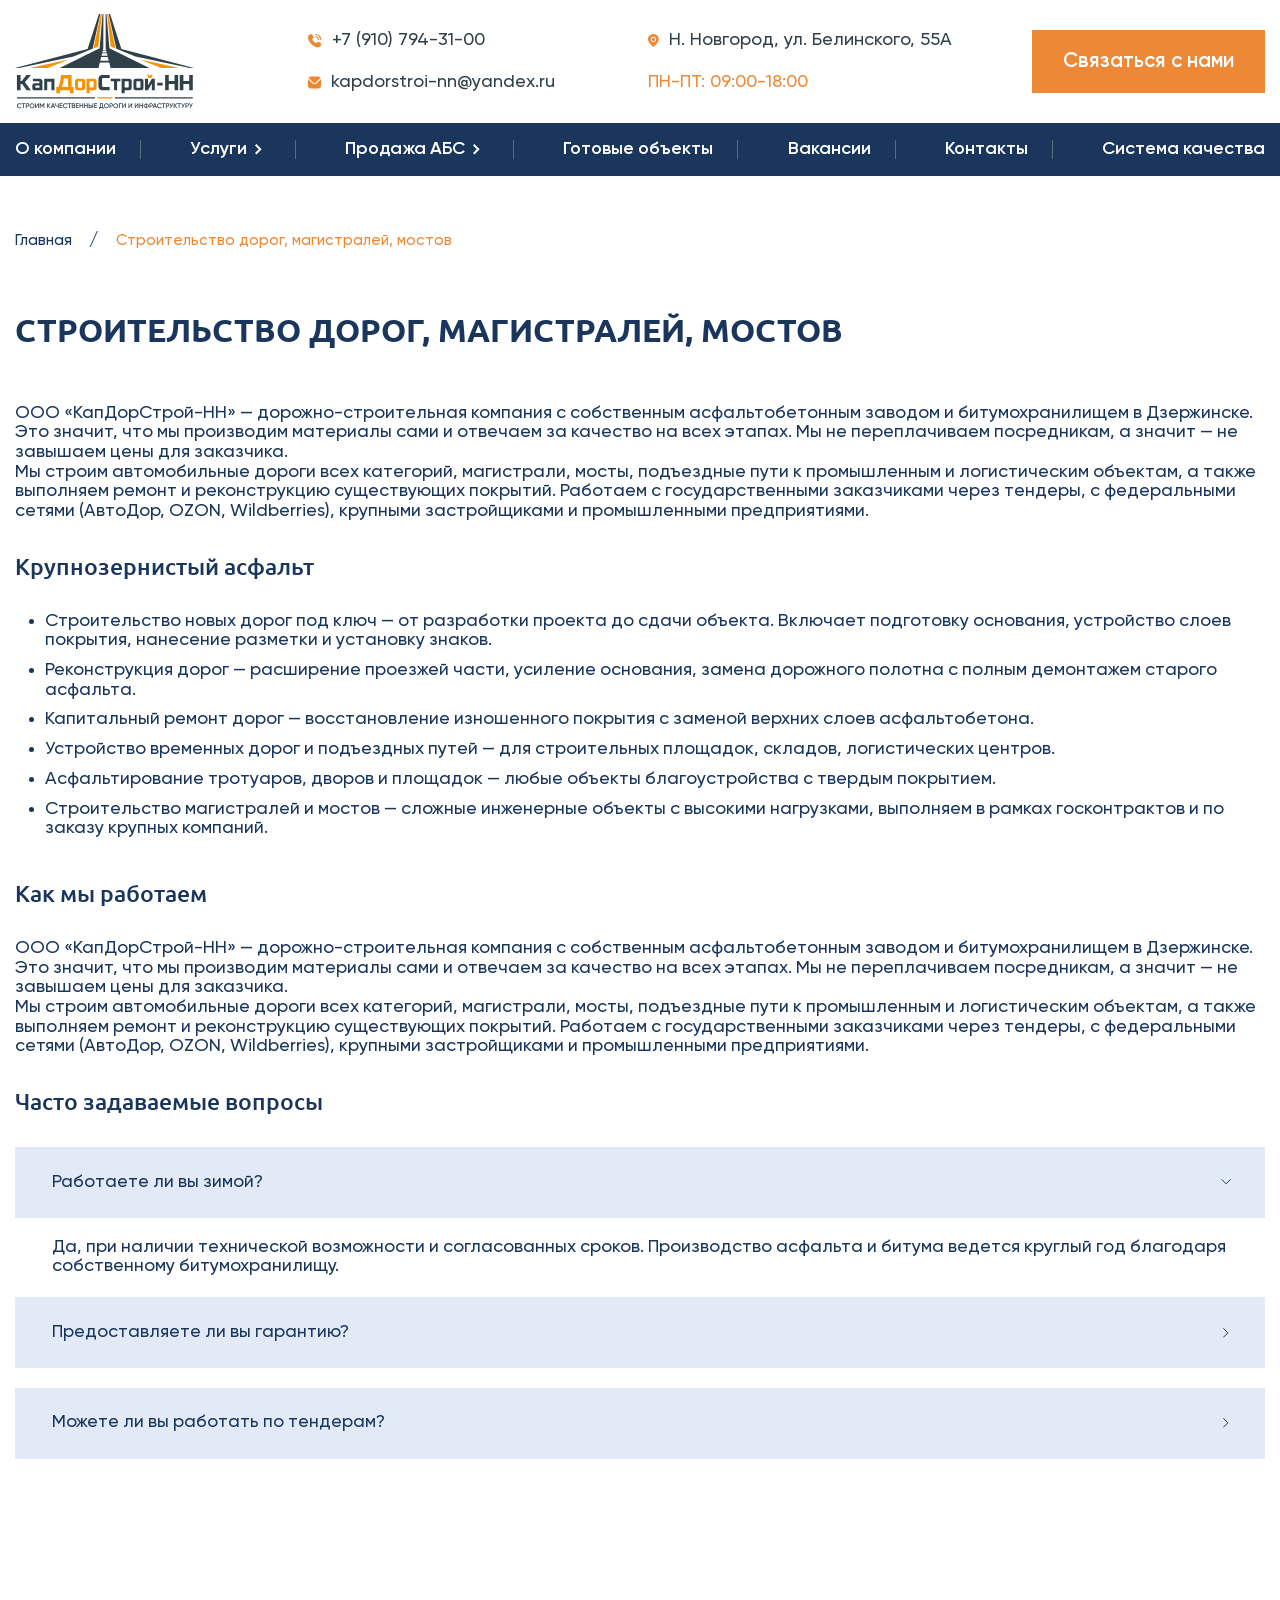
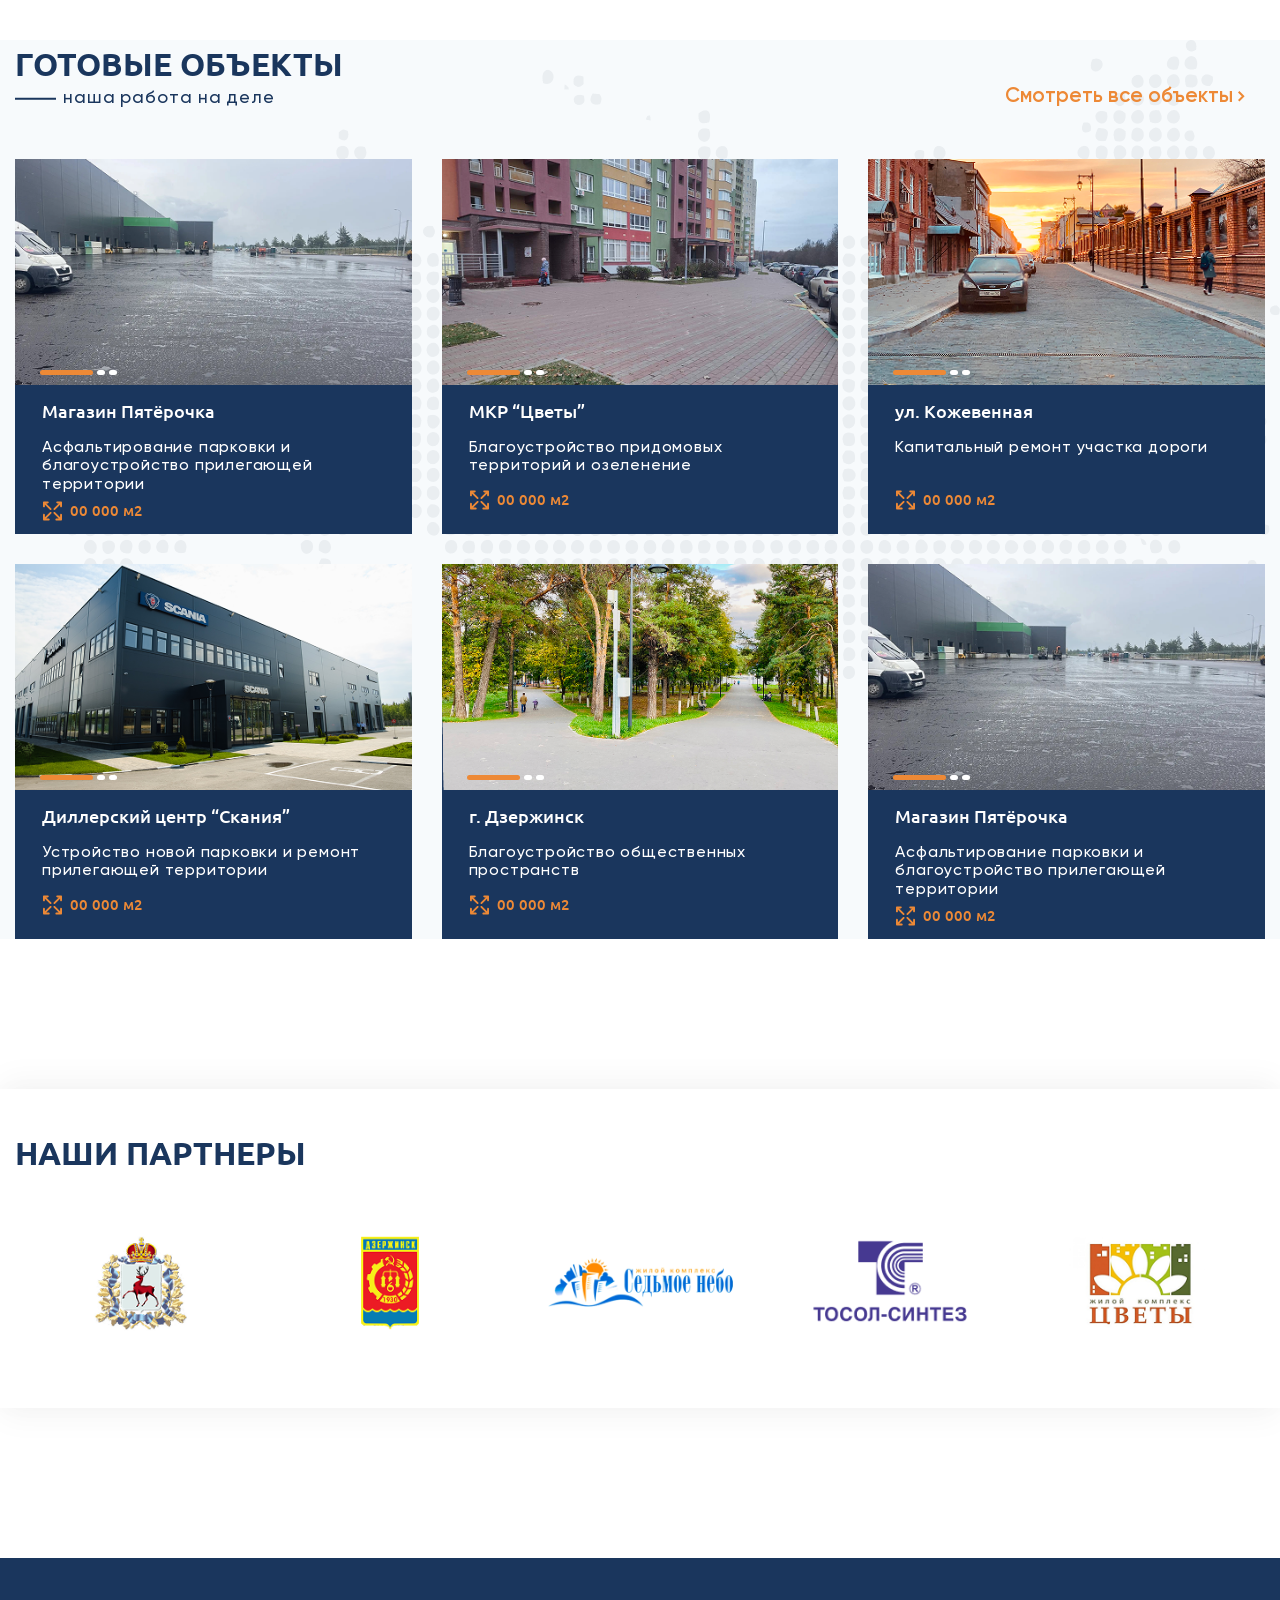
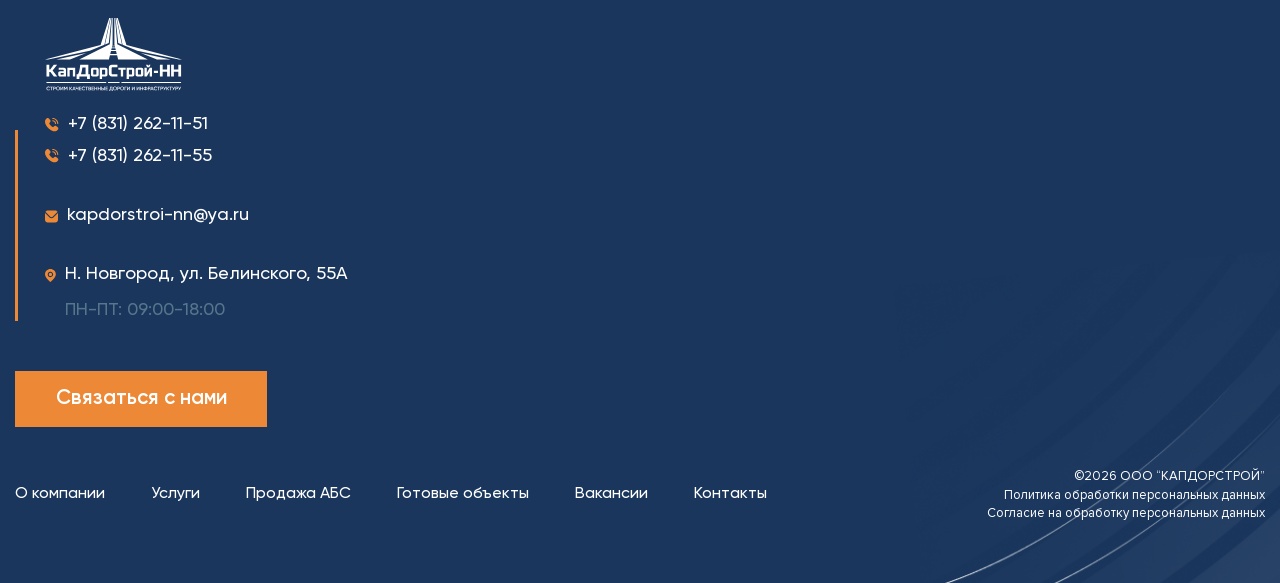
<file: roadConstructionPage.html>
<!DOCTYPE html>
<html lang="ru">

<head>
    <meta http-equiv="content-type" content="text/html; charset=utf-8">
    <meta http-equiv="X-UA-Compatible" content="IE=edge">
    <meta name="viewport" content="width=device-width, initial-scale=1">
    <jdoc:include type="head" />
    <!-- <link rel="shortcut icon" type="image/x-icon" href=""> -->
    <link type="text/css" href="css/bootstrap.css" rel="stylesheet">
    <link type="text/css" href="css/normalize.css" rel="stylesheet">
    <link type="text/css" href="css/slick.css" rel="stylesheet">
    <link type="text/css" href="css/style.css" rel="stylesheet">
    <script src="https://ajax.googleapis.com/ajax/libs/jquery/1.11.3/jquery.min.js"></script>
    <script type="text/javascript" src="javascript/slider.js"></script>
    <script type="text/javascript" src="javascript/slick.min.js"></script>
</head>

<body>
    <div class="wrapper">
        <div class="all_cnt">
            <header>
                <div class="headerTop">
                    <div class="container">
                        <div class="headerInner">
                            <div class="headerLeft">
                                <a href="./main.html">
                                    <img src="./images/svg/headerLogo.svg" alt="">
                                </a>
                            </div>

                            <div class="headerRight">
                                <div class="headerContactTabs">
                                    <div class="headerContactTab">
                                        <img src="./images/svg/phone.svg" alt="">
                                        <a href="tel:+79107943100">+7 (910) 794-31-00</a>
                                    </div>

                                    <div class="headerContactTab">
                                        <img src="./images/svg/mark.svg" alt="">
                                        Н. Новгород, ул. Белинского, 55А
                                    </div>

                                    <div class="headerContactTab">
                                        <img src="./images/svg/email.svg" alt="">
                                        <a href="mailto:kapdorstroi-nn@yandex.ru">kapdorstroi-nn@yandex.ru</a>
                                    </div>

                                    <div class="headerContactTab headerContactTabTimes">
                                        ПН-ПТ: 09:00-18:00
                                    </div>
                                </div>

                                <div class="headerGetContactBtn openGetContactModal">
                                    Связаться с нами
                                </div>
                            </div>

                            <div class="burgerMenu">
                                <div class="burgerBtn">
                                    <span></span>
                                    <span></span>
                                    <span></span>
                                </div>
                            </div>

                            <div class="mobileMenuOverlay"></div>

                            <div class="mobileMenu">
                                <div class="mobileMenuInner">
                                    <div class="mobileMenuLinks">
                                        <a href="./aboutPage.html">О компании</a>
                                        <a href="#" class="mobileMenuLinkWithSub">Услуги</a>
                                        <div class="mobileSubMenu">
                                            <a href="#">Строительство дорог, магистралей, мостов</a>
                                            <a href="#">Инфраструктурное строительство</a>
                                            <a href="#">Битумохранилище</a>
                                            <a href="#">Общестроительные работы</a>
                                        </div>
                                        <a href="#" class="mobileMenuLinkWithSub">Продажа АБС</a>
                                        <div class="mobileSubMenu">
                                            <a href="#">Крупнозернистый асфальт</a>
                                            <a href="#">Песчаный асфальтобетон</a>
                                            <a href="#">Мелкозернистый асфальт</a>
                                            <a href="#">ШМА</a>
                                            <a href="#">Цветной асфальт</a>
                                            <a href="#">Литой асфальт</a>
                                        </div>
                                        <a href="./finishedObjects.html">Готовые объекты</a>
                                        <a href="#">Вакансии</a>
                                        <a href="#">Контакты</a>
                                        <a href="#">Система качества</a>
                                    </div>
                                    <div class="mobileMenuContacts">
                                        <a href="tel:+79107943100">+7 (910) 794-31-00</a>
                                        <a href="mailto:kapdorstroi-nn@yandex.ru">kapdorstroi-nn@yandex.ru</a>
                                        <div>Н. Новгород, ул. Белинского, 55А</div>
                                        <div>ПН-ПТ: 09:00-18:00</div>
                                    </div>
                                    <div class="mobileMenuBtn openGetContactModal">Связаться с нами</div>
                                </div>
                            </div>
                        </div>
                    </div>
                </div>

                <div class="headerBottom">
                    <div class="container">
                        <div class="headerLinks">
                            <div class="headerLink">
                                <a href="./aboutPage.html">О компании</a>
                            </div>

                            <div class="headerLink uslugiLink">
                                <a href="#">Услуги</a>
                                <span class="headerLinkArrow">
                                    <img src="./images/svg/rightArrowWhite.svg" alt="" class="arrow-white">
                                    <img src="./images/svg/rightArrowOrange.svg" alt="" class="arrow-orange">
                                </span>

                                <div class="servicesDropdown" id="servicesDropdown">
                                    <div class="servicesDropdownInner">
                                        <div class="servicesDropdownLeft">
                                            <div class="servicesDropdownList">
                                                <a href="#" class="servicesDropdownItem" data-submenu="1">Строительство дорог, магистралей, мостов</a>
                                                <a href="#" class="servicesDropdownItem" data-submenu="2">Инфраструктурное строительство</a>
                                                <a href="#" class="servicesDropdownItem" data-submenu="3">Битумохранилище</a>
                                                <a href="#" class="servicesDropdownItem" data-submenu="4">Общестроительные работы</a>
                                            </div>
                                        </div>

                                        <div class="servicesDropdownRight">
                                            <div class="servicesDropdownRightWrapper" data-submenu="1">
                                                <div class="servicesDropdownRightItem">
                                                    <a href="#">Строительство автомобильных дорог</a>
                                                </div>
                                                <div class="servicesDropdownRightItem">
                                                    <a href="#">Реконструкция и ремонт магистралей</a>
                                                </div>
                                                <div class="servicesDropdownRightItem">
                                                    <a href="#">Строительство мостов и путепроводов</a>
                                                </div>
                                            </div>
                                            <div class="servicesDropdownRightWrapper" data-submenu="2">
                                                <div class="servicesDropdownRightItem">
                                                    <a href="#">Благоустройство придомовой территории</a>
                                                </div>
                                                <div class="servicesDropdownRightItem">
                                                    <a href="#">Благоустройство больших территорий</a>
                                                </div>
                                                <div class="servicesDropdownRightItem">
                                                    <a href="#">Установка МАФ</a>
                                                </div>
                                            </div>
                                            <div class="servicesDropdownRightWrapper" data-submenu="3">
                                                <div class="servicesDropdownRightItem">
                                                     <a href="#">Хранение битума и нефтепродуктов</a>
                                                </div>
                                                <div class="servicesDropdownRightItem">
                                                    <a href="#">Прием и отгрузка битума</a>
                                                </div>
                                                <div class="servicesDropdownRightItem">
                                                    <a href="#">Продажа битумных материалов</a>
                                                </div>
                                            </div>
                                            <div class="servicesDropdownRightWrapper" data-submenu="4">
                                                <div class="servicesDropdownRightItem">
                                                     <a href="#">Вертикальная планировка территорий</a>
                                                </div>
                                                <div class="servicesDropdownRightItem">
                                                    <a href="#">Устройство инженерных сетей</a>
                                                </div>
                                                <div class="servicesDropdownRightItem">
                                                    <a href="#">Бетонные работы и устройство оснований</a>
                                                </div>
                                            </div>
                                        </div>
                                    </div>
                                </div>
                            </div>

                            <div class="headerLink absSalesLink">
                                <a href="#">Продажа АБС</a>
                               <span class="headerLinkArrow">
                                    <img src="./images/svg/rightArrowWhite.svg" alt="" class="arrow-white">
                                    <img src="./images/svg/rightArrowOrange.svg" alt="" class="arrow-orange">
                                </span>

                                <div class="servicesDropdown" id="absSalesDropdown">
                                    <div class="servicesDropdownList">
                                        <a href="#" class="servicesDropdownItem">Крупнозернистый асфальт</a>
                                        <a href="#" class="servicesDropdownItem">Песчаный асфальтобетон</a>
                                        <a href="#" class="servicesDropdownItem">Мелкозернистый асфальт</a>
                                        <a href="#" class="servicesDropdownItem">ШМА</a>
                                        <a href="#" class="servicesDropdownItem">Цветной асфальт</a>
                                        <a href="#" class="servicesDropdownItem">Литой асфальт</a>
                                    </div>
                                </div>
                            </div>

                            <div class="headerLink">
                                <a href="./finishedObjects.html">Готовые объекты</a>
                            </div>

                            <div class="headerLink">
                                <a href="#">Вакансии</a>
                            </div>

                            <div class="headerLink">
                                <a href="#">Контакты</a>
                            </div>

                            <div class="headerLink">
                                <a href="#">Система качества</a>
                            </div>
                        </div>
                    </div>
                </div>
            </header>

            <main class="main roadConstructionPage">
                <div class="breadcrumbs">
                    <div class="container">
                        <a href="/" class="breadcrumbLink">Главная</a>
                        <span class="breadcrumbSeparator">/</span>
                        <span class="breadcrumbCurrent">Строительство дорог, магистралей, мостов</span>
                    </div>
                </div>

                <div class="roadConstructionSection">
                    <div class="container">
                        <div class="roadConstructionInner">
                            <div class="sectionHead">
                                <div class="h2">
                                    Строительство дорог, магистралей, мостов
                                </div>
                            </div>

                            <div class="roadConstructionContent">
                                <div class="absSalesInfoTabsDesc">
                                    <div>
                                        ООО «КапДорСтрой-НН» — дорожно-строительная компания с собственным асфальтобетонным заводом и битумохранилищем в Дзержинске. Это значит, что мы производим материалы сами и отвечаем за качество на всех этапах. Мы не переплачиваем посредникам, а значит — не завышаем цены для заказчика.<br>
                                        Мы строим автомобильные дороги всех категорий, магистрали, мосты, подъездные пути к промышленным и логистическим объектам, а также выполняем ремонт и реконструкцию существующих покрытий. Работаем с государственными заказчиками через тендеры, с федеральными сетями (АвтоДор, OZON, Wildberries), крупными застройщиками и промышленными предприятиями.
                                    </div>

                                    <div class="h3">
                                        Крупнозернистый асфальт
                                    </div>

                                    <ul>
                                        <li>Строительство новых дорог под ключ — от разработки проекта до сдачи объекта. Включает подготовку основания, устройство слоев покрытия, нанесение разметки и установку знаков.</li>
                                        <li>Реконструкция дорог — расширение проезжей части, усиление основания, замена дорожного полотна с полным демонтажем старого асфальта.</li>
                                        <li>Капитальный ремонт дорог — восстановление изношенного покрытия с заменой верхних слоев асфальтобетона.</li>
                                        <li>Устройство временных дорог и подъездных путей — для строительных площадок, складов, логистических центров.</li>
                                        <li>Асфальтирование тротуаров, дворов и площадок — любые объекты благоустройства с твердым покрытием.</li>
                                        <li>Строительство магистралей и мостов — сложные инженерные объекты с высокими нагрузками, выполняем в рамках госконтрактов и по заказу крупных компаний.</li>
                                    </ul>

                                    <div class="h3">
                                        Как мы работаем
                                    </div>

                                    <div>
                                        ООО «КапДорСтрой-НН» — дорожно-строительная компания с собственным асфальтобетонным заводом и битумохранилищем в Дзержинске. Это значит, что мы производим материалы сами и отвечаем за качество на всех этапах. Мы не переплачиваем посредникам, а значит — не завышаем цены для заказчика.<br>
                                        Мы строим автомобильные дороги всех категорий, магистрали, мосты, подъездные пути к промышленным и логистическим объектам, а также выполняем ремонт и реконструкцию существующих покрытий. Работаем с государственными заказчиками через тендеры, с федеральными сетями (АвтоДор, OZON, Wildberries), крупными застройщиками и промышленными предприятиями.
                                    </div>

                                    <div class="h3">
                                        Часто задаваемые вопросы
                                    </div>

                                    <div class="faqTabs">
                                        <div class="faqTab">
                                            <div class="faqTabHead">
                                                <div class="faqTabTitle">
                                                    Работаете ли вы зимой?
                                                </div>

                                                <img src="./images/svg/rightArrowBlue.svg" alt="">
                                            </div>

                                            <div class="faqTabDesc">
                                                Да, при наличии технической возможности и согласованных сроков. Производство асфальта и битума ведется круглый год благодаря собственному битумохранилищу.
                                            </div>
                                        </div>

                                        <div class="faqTab">
                                            <div class="faqTabHead">
                                                <div class="faqTabTitle">
                                                    Предоставляете ли вы гарантию?
                                                </div>
                                                <img src="./images/svg/rightArrowBlue.svg" alt="">
                                            </div>
                                            <div class="faqTabDesc">
                                                Да, на все виды асфальтобетонных смесей мы предоставляем гарантию качества сроком до 5 лет. Каждая партия проходит строгий контроль на собственном АБЗ, а при укладке соблюдаются все технологические нормы, что гарантирует долговечность покрытия.
                                            </div>
                                        </div>

                                        <div class="faqTab">
                                            <div class="faqTabHead">
                                                <div class="faqTabTitle">
                                                    Можете ли вы работать по тендерам?
                                                </div>
                                                <img src="./images/svg/rightArrowBlue.svg" alt="">
                                            </div>
                                            <div class="faqTabDesc">
                                                Да, мы являемся надежным поставщиком для государственных и частных заказчиков. Работаем по 44-ФЗ и 223-ФЗ, имеем все необходимые допуски и сертификаты, участвуем в тендерах на поставку асфальта и битума по Нижегородской области.
                                            </div>
                                        </div>
                                    </div>
                                </div>
                            </div>
                        </div>
                    </div>
                </div>

                <div class="finishedObjectsSection">
                    <div class="finishedObjectsSectionBg">
                        <img src="./images/finishedObjectsBg.png" alt="">
                    </div>

                    <div class="container">
                        <div class="finishedObjectsInner">
                            <div class="sectionHeadFlex alignFlexEnd">
                                <div class="sectionHeadLeft">
                                    <div class="h2">
                                        Готовые объекты
                                    </div>

                                    <div class="sectionHeadDesc">
                                        наша работа на деле
                                    </div>
                                </div>

                                <div class="sectionHeadRight">
                                    <a href="#" class="goCatalogBtn">
                                        Смотреть все объекты

                                        <img src="./images/svg/rightArrowOrange.svg" alt="">
                                    </a>
                                </div>
                            </div>

                            <div class="finishedObjectsContent">
                                <div class="finishedObjectsCards">
                                    <div class="finishedObjectsCard hasLink">
                                        <div class="finishedObjectsCardSlider">
                                            <div class="finishedObjectsCardSlide">
                                                <div class="finishedObjectsCardImage">
                                                    <img src="./images/finishedObjectsCards/1.png" alt="">
                                                </div>
                                            </div>
                                            <div class="finishedObjectsCardSlide">
                                                <div class="finishedObjectsCardImage">
                                                    <img src="./images/finishedObjectsCards/2.png" alt="">
                                                </div>
                                            </div>
                                            <div class="finishedObjectsCardSlide">
                                                <div class="finishedObjectsCardImage">
                                                    <img src="./images/finishedObjectsCards/3.png" alt="">
                                                </div>
                                            </div>
                                        </div>

                                        <div class="finishedObjectsCardInfo">
                                            <div class="finishedObjectsCardTitle">
                                                Магазин Пятёрочка
                                            </div>
                                            <div class="finishedObjectsCardDesc">
                                                Асфальтирование парковки и благоустройство прилегающей территории
                                            </div>
                                            <div class="finishedObjectsCardSize">
                                                <img src="./images/svg/size.svg" alt="">
                                                00 000 м2
                                            </div>

                                            <a href="#" class="finishedObjectsCardMoreLink">
                                                Подробнее

                                                <img src="./images/svg/rightArrowWhite.svg" alt="">
                                            </a>
                                        </div>
                                    </div>

                                    <div class="finishedObjectsCard hasLink">
                                        <div class="finishedObjectsCardSlider">
                                            <div class="finishedObjectsCardSlide">
                                                <div class="finishedObjectsCardImage">
                                                    <img src="./images/finishedObjectsCards/2.png" alt="">
                                                </div>
                                            </div>
                                            <div class="finishedObjectsCardSlide">
                                                <div class="finishedObjectsCardImage">
                                                    <img src="./images/finishedObjectsCards/1.png" alt="">
                                                </div>
                                            </div>
                                            <div class="finishedObjectsCardSlide">
                                                <div class="finishedObjectsCardImage">
                                                    <img src="./images/finishedObjectsCards/3.png" alt="">
                                                </div>
                                            </div>
                                        </div>

                                        <div class="finishedObjectsCardInfo">
                                            <div class="finishedObjectsCardTitle">
                                                МКР “Цветы”
                                            </div>
                                            <div class="finishedObjectsCardDesc">
                                                Благоустройство придомовых территорий и озеленение
                                            </div>
                                            <div class="finishedObjectsCardSize">
                                                <img src="./images/svg/size.svg" alt="">
                                                00 000 м2
                                            </div>

                                            <a href="#" class="finishedObjectsCardMoreLink">
                                                Подробнее

                                                <img src="./images/svg/rightArrowWhite.svg" alt="">
                                            </a>
                                        </div>
                                    </div>

                                    <div class="finishedObjectsCard hasLink">
                                        <div class="finishedObjectsCardSlider">
                                            <div class="finishedObjectsCardSlide">
                                                <div class="finishedObjectsCardImage">
                                                    <img src="./images/finishedObjectsCards/3.png" alt="">
                                                </div>
                                            </div>
                                            <div class="finishedObjectsCardSlide">
                                                <div class="finishedObjectsCardImage">
                                                    <img src="./images/finishedObjectsCards/1.png" alt="">
                                                </div>
                                            </div>
                                            <div class="finishedObjectsCardSlide">
                                                <div class="finishedObjectsCardImage">
                                                    <img src="./images/finishedObjectsCards/2.png" alt="">
                                                </div>
                                            </div>
                                        </div>

                                        <div class="finishedObjectsCardInfo">
                                            <div class="finishedObjectsCardTitle">
                                                ул. Кожевенная
                                            </div>

                                            <div class="finishedObjectsCardDesc">
                                                Капитальный ремонт участка дороги
                                            </div>

                                            <div class="finishedObjectsCardSize">
                                                <img src="./images/svg/size.svg" alt="">
                                                00 000 м2
                                            </div>

                                            <a href="#" class="finishedObjectsCardMoreLink">
                                                Подробнее

                                                <img src="./images/svg/rightArrowWhite.svg" alt="">
                                            </a>
                                        </div>
                                    </div>

                                    <div class="finishedObjectsCard hasLink">
                                        <div class="finishedObjectsCardSlider">
                                            <div class="finishedObjectsCardSlide">
                                                <div class="finishedObjectsCardImage">
                                                    <img src="./images/finishedObjectsCards/4.png" alt="">
                                                </div>
                                            </div>
                                            <div class="finishedObjectsCardSlide">
                                                <div class="finishedObjectsCardImage">
                                                    <img src="./images/finishedObjectsCards/3.png" alt="">
                                                </div>
                                            </div>
                                            <div class="finishedObjectsCardSlide">
                                                <div class="finishedObjectsCardImage">
                                                    <img src="./images/finishedObjectsCards/1.png" alt="">
                                                </div>
                                            </div>
                                        </div>

                                        <div class="finishedObjectsCardInfo">
                                            <div class="finishedObjectsCardTitle">
                                                Диллерский центр “Скания”
                                            </div>
                                            <div class="finishedObjectsCardDesc">
                                                Устройство новой парковки и ремонт прилегающей территории
                                            </div>
                                            <div class="finishedObjectsCardSize">
                                                <img src="./images/svg/size.svg" alt="">
                                                00 000 м2
                                            </div>

                                            <a href="#" class="finishedObjectsCardMoreLink">
                                                Подробнее

                                                <img src="./images/svg/rightArrowWhite.svg" alt="">
                                            </a>
                                        </div>
                                    </div>

                                    <div class="finishedObjectsCard hasLink">
                                        <div class="finishedObjectsCardSlider">
                                            <div class="finishedObjectsCardSlide">
                                                <div class="finishedObjectsCardImage">
                                                    <img src="./images/finishedObjectsCards/5.png" alt="">
                                                </div>
                                            </div>
                                            <div class="finishedObjectsCardSlide">
                                                <div class="finishedObjectsCardImage">
                                                    <img src="./images/finishedObjectsCards/2.png" alt="">
                                                </div>
                                            </div>
                                            <div class="finishedObjectsCardSlide">
                                                <div class="finishedObjectsCardImage">
                                                    <img src="./images/finishedObjectsCards/4.png" alt="">
                                                </div>
                                            </div>
                                        </div>

                                        <div class="finishedObjectsCardInfo">
                                            <div class="finishedObjectsCardTitle">
                                                г. Дзержинск
                                            </div>
                                            <div class="finishedObjectsCardDesc">
                                                Благоустройство общественных пространств
                                            </div>
                                            <div class="finishedObjectsCardSize">
                                                <img src="./images/svg/size.svg" alt="">
                                                00 000 м2
                                            </div>

                                            <a href="#" class="finishedObjectsCardMoreLink">
                                                Подробнее

                                                <img src="./images/svg/rightArrowWhite.svg" alt="">
                                            </a>
                                        </div>
                                    </div>

                                    <div class="finishedObjectsCard hasLink">
                                        <div class="finishedObjectsCardSlider">
                                            <div class="finishedObjectsCardSlide">
                                                <div class="finishedObjectsCardImage">
                                                    <img src="./images/finishedObjectsCards/1.png" alt="">
                                                </div>
                                            </div>
                                            <div class="finishedObjectsCardSlide">
                                                <div class="finishedObjectsCardImage">
                                                    <img src="./images/finishedObjectsCards/5.png" alt="">
                                                </div>
                                            </div>
                                            <div class="finishedObjectsCardSlide">
                                                <div class="finishedObjectsCardImage">
                                                    <img src="./images/finishedObjectsCards/2.png" alt="">
                                                </div>
                                            </div>
                                        </div>

                                        <div class="finishedObjectsCardInfo">
                                            <div class="finishedObjectsCardTitle">
                                                Магазин Пятёрочка
                                            </div>
                                            <div class="finishedObjectsCardDesc">
                                                Асфальтирование парковки и благоустройство прилегающей территории
                                            </div>
                                            <div class="finishedObjectsCardSize">
                                                <img src="./images/svg/size.svg" alt="">
                                                00 000 м2
                                            </div>

                                            <a href="#" class="finishedObjectsCardMoreLink">
                                                Подробнее

                                                <img src="./images/svg/rightArrowWhite.svg" alt="">
                                            </a>
                                        </div>
                                    </div>
                                </div>
                            </div>
                        </div>
                    </div>
                </div>

                <div class="ourPartnersSection">
                    <div class="container">
                        <div class="ourPartnersInner">
                            <div class="sectionHead">
                                <div class="h2">
                                    Наши партнеры
                                </div>
                            </div>

                            <div class="ourPartnersCards">
                                <div class="ourPartnersCard">
                                    <img src="./images/ourPartnersCards/1.png" alt="">
                                </div>

                                <div class="ourPartnersCard">
                                    <img src="./images/ourPartnersCards/2.png" alt="">
                                </div>

                                <div class="ourPartnersCard">
                                    <img src="./images/ourPartnersCards/3.png" alt="">
                                </div>

                                <div class="ourPartnersCard">
                                    <img src="./images/ourPartnersCards/4.png" alt="">
                                </div>

                                <div class="ourPartnersCard">
                                    <img src="./images/ourPartnersCards/5.png" alt="">
                                </div>

                                 <div class="ourPartnersCard">
                                    <img src="./images/ourPartnersCards/1.png" alt="">
                                </div>

                                <div class="ourPartnersCard">
                                    <img src="./images/ourPartnersCards/2.png" alt="">
                                </div>

                                <div class="ourPartnersCard">
                                    <img src="./images/ourPartnersCards/3.png" alt="">
                                </div>

                                <div class="ourPartnersCard">
                                    <img src="./images/ourPartnersCards/4.png" alt="">
                                </div>

                                <div class="ourPartnersCard">
                                    <img src="./images/ourPartnersCards/5.png" alt="">
                                </div>
                            </div>
                        </div>
                    </div>
                </div>
            </main>
        </div>

        <footer class="footer">
            <div class="footerInner">
                <div class="container">
                    <div class="footerContent">
                        <div class="footerContentLeft">
                            <div class="footerLogo">
                                <img src="./images/svg/footerLogo.svg" alt="">
                            </div>

                            <div class="footerContacts">
                                <div class="footerContactsNumbers">
                                    <div class="footerContactsNumber">
                                        <img src="./images/svg/phone.svg" alt="">

                                        +7 (831) 262-11-51
                                    </div>

                                    <div class="footerContactsNumber">
                                        <img src="./images/svg/phone.svg" alt="">

                                        +7 (831) 262-11-55
                                    </div>
                                </div>

                                <div class="footerContactsEmail">
                                    <img src="./images/svg/email.svg" alt="">

                                    kapdorstroi-nn@ya.ru
                                </div>

                                <div class="footerContactsPlace">
                                    <div class="footerContactsAddress">
                                        <img src="./images/svg/mark.svg" alt="">

                                        Н. Новгород, ул. Белинского, 55А
                                    </div>

                                    <div class="footerContactsTimes">
                                        ПН-ПТ: 09:00-18:00
                                    </div>
                                </div>
                            </div>

                            <div class="footerGetContactBtn openGetContactModal">
                                Связаться с нами
                            </div>
                        </div>

                        <div class="footerContentRight">
                            <div class="maps fade-in" id="map"></div>
                        </div>
                    </div>

                    <div class="footerCopyright">
                        <div class="footerCopyrightLeft">
                            <div class="footerCopyrightLeftLinks">
                                <a href="#">
                                    О компании
                                </a>

                                <a href="#">
                                    Услуги
                                </a>

                                <a href="#">
                                    Продажа АБС
                                </a>

                                <a href="./finishedObjects.html">
                                    Готовые объекты
                                </a>

                                <a href="#">
                                    Вакансии
                                </a>

                                <a href="#">
                                    Контакты
                                </a>
                            </div>
                        </div>

                        <div class="footerCopyrightRight">
                            <div class="footerCopyrightRightData">
                                ©2026 ООО “КАПДОРСТРОЙ”
                            </div>

                            <div class="footerCopyrightRightLinks">
                                <a href="#">
                                    Политика обработки персональных данных
                                </a>

                                <a href="#">
                                    Согласие на обработку персональных данных
                                </a>
                            </div>
                        </div>
                    </div>
                </div>
            </div>
        </footer>


        <div class="modalOverlay">
            <div class="modalWindow">
                <button class="modalClose" type="button">
                    <img src="./images/svg/modalForm/closeModal.svg" alt="">
                </button>

                <div class="modalTitle">
                    Нужна консультация?
                </div>

                <div class="modalDesc">
                    Оставьте контакты — мы поможем подобрать материалы и рассчитать бюджет
                </div>

                <form class="modalForm" action="#">
                    <div class="modalFormRow">
                        <div class="modalFormGroup">
                            <div class="modalFormGroupInput">
                                <img src="./images/svg/modalForm/userName.svg" alt="">

                                <input type="text" placeholder="Ваше имя.." required> 
                            </div>
                        </div>

                        <div class="modalFormGroup">
                            <div class="modalFormGroupInput">
                                <img src="./images/svg/modalForm/phone.svg" alt="">

                                <input type="text" placeholder="+7 (___) ___-__-__" required>
                            </div>
                        </div>
                    </div>

                    <div class="modalFormSubmitRow">
                        <button class="modalFormSubmitBtn" type="submit">
                            Отправить заявку
                        </button>

                        <div class="modalFormAgreement">
                            <label class="modalCheckboxWrap">
                                <input type="checkbox" required>
                                <span class="modalCheckboxCustom">
                                    <img src="./images/svg/modalForm/checkboxCheck.svg" alt="">
                                </span>
                            </label>
                            <span>
                                Нажимая “Отправить” Вы соглашаетесь на сбор персональных данных с целью обработки запроса. С <a href="#">условиями политики и согласия</a> ознакомлен
                            </span>
                        </div>
                    </div>

                    <div class="modalFormContactRow">
                        <div class="modalFormContactRowTitle">
                            Или свяжитесь с нами: 
                        </div>

                        <div class="modalFormContactRowInfo">
                            <div class="modalFormContactRowInfoPhone">
                                <img src="./images/svg/modalForm/smallPhone.svg" alt="">

                                <a href="tel:+79107943100">
                                    +7 (910) 794-31-00
                                </a>
                            </div>

                            <div class="modalFormContactRowInfoEmail">
                                <img src="./images/svg/modalForm/smallEmail.svg" alt="">
                                
                                <a href="mailto:kapdorstroi-nn@yandex.ru">
                                    kapdorstroi-nn@yandex.ru
                                </a>
                            </div>
                        </div>
                    </div>
                </form>
            </div>
        </div>
    </div>

    <script src="https://api-maps.yandex.ru/2.1/?lang=ru_RU&amp;apikey=6a0a70e3-b1fe-4c23-ab8b-779377082ed2"
        type="text/javascript"></script>

    <script type="text/javascript" src="javascript/main.js"></script>
</body>

</html>
</file>
<file: css/style.css>
@font-face {
    font-family: 'Gilroy';
    src: url('../fonts/Gilroy/Gilroy-Thin_0.ttf') format('truetype');
    font-weight: 100;
    font-style: normal;
    font-display: swap;
}

@font-face {
    font-family: 'Gilroy';
    src: url('../fonts/Gilroy/Gilroy-UltraLight_0.ttf') format('truetype');
    font-weight: 200;
    font-style: normal;
    font-display: swap;
}

@font-face {
    font-family: 'Gilroy';
    src: url('../fonts/Gilroy/Gilroy-Light_0.ttf') format('truetype');
    font-weight: 300;
    font-style: normal;
    font-display: swap;
}

@font-face {
    font-family: 'Gilroy';
    src: url('../fonts/Gilroy/Gilroy-Regular_0.ttf') format('truetype');
    font-weight: 400;
    font-style: normal;
    font-display: swap;
}

@font-face {
    font-family: 'Ubuntu';
    src: url('../fonts/Ubuntu/Ubuntu-Regular.ttf') format('truetype');
    font-weight: 400;
    font-style: normal;
    font-display: swap;
}

@font-face {
    font-family: 'Proxima Nova';
    src: url('../fonts/proxima-nova-regular.ttf') format('truetype');
    font-weight: 400;
    font-style: normal;
    font-display: swap;
}

@font-face {
    font-family: 'Gilroy';
    src: url('../fonts/Gilroy/Gilroy-Medium_0.ttf') format('truetype');
    font-weight: 500;
    font-style: normal;
    font-display: swap;
}

@font-face {
    font-family: 'Ubuntu';
    src: url('../fonts/Ubuntu/Ubuntu-Medium.ttf') format('truetype');
    font-weight: 500;
    font-style: normal;
    font-display: swap;
}

@font-face {
    font-family: 'Gilroy';
    src: url('../fonts/Gilroy/Gilroy-Semibold_0.ttf') format('truetype');
    font-weight: 600;
    font-style: normal;
    font-display: swap;
}

@font-face {
    font-family: 'Gilroy';
    src: url('../fonts/Gilroy/Gilroy-Bold_0.ttf') format('truetype');
    font-weight: 700;
    font-style: normal;
    font-display: swap;
}

@font-face {
    font-family: 'Ubuntu';
    src: url('../fonts/Ubuntu/Ubuntu-Bold.ttf') format('truetype');
    font-weight: 700;
    font-style: normal;
    font-display: swap;
}


/* Кастомный скролл на странице */

::-webkit-scrollbar {
  width: 6px;
}

::-webkit-scrollbar-track {
  background: var(--white);
}

::-webkit-scrollbar-thumb {
  background-color: var(--orange);
}

::-webkit-scrollbar-thumb:hover {
  background-color: var(--orange);
}

/* Кастомный скролл для Firefox */

@-moz-document url-prefix() {
  * {
    scrollbar-color: var(--orange) var(--white); 
    scrollbar-width: thin; 
  }
}

:root {
    --black: #304149;
    --white: #FFFFFF;
    --orange: #ED8936;
    --blue: #1A365D;
    --gray: #586E78;
    --bg: #f7fafc;
}

body {
    color: var(--white);
    font-size: 16px;
    font-family: "Gilroy", sans-serif;
    font-weight: 500;
}

body p {
    margin-top: 0;
    margin-bottom: 10px;
}

a {
    color: inherit;
    text-decoration: none;
}

a:hover,
a:focus {
    color: inherit;
    text-decoration: none;
}

.container {
    width: 100%;
    height: 100%;
}

h1,
.h1,
h2,
.h2,
h3,
.h3 {
    margin-top: 0px;
    margin-bottom: 0px;
}

.h1,
h1 {
    font-family: 'Ubuntu', sans-serif;
    font-weight: 700;
    font-size: clamp(18px, 2.5vw, 35px);
    margin-bottom: clamp(15px, 2.5vw, 40px);
    text-transform: uppercase;
    line-height: clamp(130%, 150%, 165%);
}

.h2,
h2 {
    font-family: 'Ubuntu', sans-serif;
    font-weight: 700;
    font-size: clamp(18px, 2.5vw, 35px);
    line-height: clamp(130%, 150%, 165%);
    color: var(--blue);
    text-transform: uppercase;
}

.h3,
h3 {
    font-family: 'Ubuntu', sans-serif;
    font-weight: 500;
    font-size: clamp(16px, 1.8vw, 25px);
    line-height: clamp(130%, 126%, 126%);
    color: var(--blue);
}

.wrapper {
    max-width: 1920px;
    margin: 0 auto;
    min-height: 100vh;
    position: relative;
    overflow: hidden;
    /* min-width: 1200px; */
    min-width: 340px;
    display: flex;
    flex-direction: column;
    justify-content: space-between;
}

.wrapLabel {
    position: relative;
    margin-bottom: 0;
}

.wrapLabel span {
    font-weight: 200;
    padding-left: 25px;
    font-size: 13px;
    display: block;
    position: relative;
}

.wrapLabel span a {
    color: #ef5e07;
}

.wrapLabel span:before {
    position: absolute;
    left: 0;
    width: 16px;
    height: 16px;
    top: calc(50% - 8px);
    content: '';
    background: #fff;
    border: 1px solid #a5a5a5;
    border-radius: 3px;
}

.wrapLabel span:after {
    position: absolute;
    width: 8px;
    height: 8px;
    left: 4px;
    top: calc(50% - 4px);
    content: '';
    background: #dd6a1c;
    border-radius: 2px;
    opacity: 0;
}

.wrapLabel input:checked+span:after {
    opacity: 1;
}

.wrapLabel input {
    width: 10px !important;
    height: 10px !important;
    left: 0 !important;
    top: 0 !important;
    position: absolute !important;
    opacity: 0 !important;
}

.flexSA {
    display: flex;
    justify-content: space-around;
}

.flexSB {
    display: flex;
    justify-content: space-between;
}

.flexCenter {
    display: flex;
    justify-content: center;
}

.flexAI {
    display: flex;
    align-items: center;
}

.flexW {
    display: flex;
    flex-wrap: wrap;
}

.flexColumn {
    display: flex;
    flex-direction: column;
}

.flexStart {
    display: flex;
    justify-content: flex-start;
}

.flexEnd {
    display: flex;
    justify-content: flex-end;
}


/* Главная страница */

/* Шапка */

.headerInner {
    padding: 14px 0px;
    display: flex;
    align-items: center;
    justify-content: space-between;
}

.headerRight {
    display: flex;
    align-items: center;
    gap: 80px;
}

.headerContactTabs {
    display: grid;
    grid-template-columns: repeat(2, 1fr);
    gap: 36px;
    row-gap: 16px;
    color: var(--black);
}

.headerContactTab {
    display: flex;
    align-items: center;
    gap: 10px;
}

.headerContactTab {
    font-size: 18px;
}

.headerContactTabTimes {
    color: var(--orange);
}

.headerGetContactBtn {
    font-weight: 600;
    font-size: clamp(14px, 1.6vw, 23px);
    display: flex;
    align-items: center;
    justify-content: center;
    background-color: var(--orange);
    padding: 17px 31px;
    cursor: pointer;
    transition: all 0.3s ease;
}


.headerGetContactBtn:hover {
    background-color: var(--black);
}


.headerBottom {
    background-color: var(--blue);
}

.headerLinks {
    padding: 16.5px 0px;
    display: flex;
    align-items: center;
    justify-content: space-between;
}

.headerLink {
    font-weight: 600;
    font-size: clamp(14px, 1.4vw, 20px);
    line-height: 110%;
    display: flex;
    align-items: center;
    gap: 8px;
    padding-right: 46px;
    border-right: 1px solid var(--gray);
    transition: all 0.3s ease;
}

.headerLink:last-child {
    border-right: none;
    padding-right: 0px;
}

.headerLink:hover {
    color: var(--orange);
}

.headerLink.active {
    color: var(--orange);
}

.headerLinkArrow {
    position: relative;
    display: inline-flex;
    width: 16px;
    height: 16px;
}

.headerLinkArrow img {
    position: absolute;
    top: 3px;
    left: 0;
    transition: opacity 0.3s ease;
    padding-top: 0;
}

.headerLinkArrow .arrow-white {
    opacity: 1;
}

.headerLinkArrow .arrow-orange {
    opacity: 0;
}

.headerLink:hover .headerLinkArrow .arrow-white {
    opacity: 0;
}

.headerLink:hover .headerLinkArrow .arrow-orange {
    opacity: 1;
}

.headerLink.uslugiLink.active .headerLinkArrow .arrow-white,
.headerLink.absSalesLink.active .headerLinkArrow .arrow-white {
    opacity: 0;
}

.headerLink.uslugiLink.active .headerLinkArrow .arrow-orange,
.headerLink.absSalesLink.active .headerLinkArrow .arrow-orange {
    opacity: 1;
}

.headerLink.uslugiLink.active .headerLinkArrow img,
.headerLink.absSalesLink.active .headerLinkArrow img {
    transform: rotate(90deg);
}

.headerLink.uslugiLink .headerLinkArrow img,
.headerLink.absSalesLink .headerLinkArrow img {
    transition: transform 0.3s ease, opacity 0.3s ease;
}



/* Выпадающее меню "Услуги"*/

header {
    position: relative;
    z-index: 50;
}

.headerBottom {
    position: relative;
    z-index: 2;
}

.headerLinks {
    padding: 16.5px 0px;
    display: flex;
    align-items: center;
    justify-content: space-between;
}

.headerLink.absSalesLink,
.headerLink.uslugiLink {
    position: relative;
}

.servicesDropdown {
    display: none;
    position: absolute;
    top: calc(100% + 16px);
    left: 0;
    background: var(--white);
    box-shadow: 0 10px 40px rgba(0, 0, 0, 0.15);
    padding: 32px 43px;
    z-index: 100;
    opacity: 0;
    transition: opacity 0.3s ease, transform 0.3s ease;
    transform: translateY(-10px);
}

.absSalesLink .servicesDropdown {
    width: 519px;
}

.uslugiLink .servicesDropdown {
    width: auto;
    min-width: 300px;
    max-width: 513px;
    transition: width 0.3s ease, min-width 0.3s ease;
}

.uslugiLink .servicesDropdown.has-submenu-open {
    width: 995px;
    min-width: 995px;
}

.servicesDropdownInner {
    display: flex;
    gap: 40px;
}

.servicesDropdownLeft {
    flex: 0 0 auto;
    padding-right: 40px;
    transition: padding-right 0.3s ease;
}

.servicesDropdownLeft.has-border {
    border-right: 1px solid #E1EAF6;
    padding-right: 40px;
}

.servicesDropdownRight {
    display: flex;
    flex-direction: column;
    gap: 20px;
    flex: 0 0 auto;
    width: 280px; 
    min-width: 280px;
    max-width: 280px;
    opacity: 0;
    visibility: hidden;
    transition: opacity 0.3s ease, visibility 0.3s ease;
    overflow: hidden;
    padding: 0;
}

.servicesDropdownRight.visible {
    opacity: 1;
    visibility: visible;
    max-width: 280px;
    padding-left: 0;
}
.servicesDropdown.active {
    display: block;
    opacity: 1;
    transform: translateY(0);
}

.servicesDropdownList {
    display: flex;
    flex-direction: column;
    gap: 8px;
}

.uslugiLink .servicesDropdownItem {
    position: relative;
    padding-right: 30px;
    font-family: 'Gilroy', sans-serif;
    font-weight: 500;
    font-size: clamp(14px, 1.4vw, 20px);;
    line-height: 110%;
    color: var(--blue);
    padding: 10px 30px 10px 0;
    transition: all 0.3s ease;
    text-decoration: none;
    border-bottom: 1px solid transparent;
    cursor: pointer;
    display: block;
}

.uslugiLink .servicesDropdownItem::after {
    content: '';
    position: absolute;
    right: 11.5px;
    top: 50%;
    transform: translateY(-50%);
    width: 5px;
    height: 9px;
    background: url('../images/svg/rightArrowBlue.svg') no-repeat center;
    background-size: contain;
    transition: all 0.3s ease;
    opacity: 0;
}

.uslugiLink .servicesDropdownItem:hover {
    background-color: #E1EAF6;
    color: var(--blue);
}

.uslugiLink .servicesDropdownItem:hover::after {
    opacity: 1;
}

.uslugiLink .servicesDropdownItem.active {
    background-color: #E1EAF6;
    color: var(--blue);
}

.uslugiLink .servicesDropdownItem.active::after {
    opacity: 1;
}
.uslugiLink .servicesDropdownItem.active {
    background-color: #E1EAF6;
}

.headerLink.absSalesLink img {
    transition: transform 0.3s ease;
}

.headerLink.absSalesLink.active img {
    transform: rotate(90deg);
}

.servicesDropdownOverlay {
    display: none;
    position: fixed;
    top: 0;
    left: 0;
    width: 100%;
    height: 100%;
    background: rgba(0, 0, 0, 0.2);
    z-index: 49;
}

.servicesDropdownOverlay.active {
    display: block;
}
.servicesDropdownInner {
    display: flex;
    gap: 40px;
}

.servicesDropdownLeft {
    flex: 0 0 auto;
    padding-right: 40px;
}

.servicesDropdownLeft.has-border {
    border-right: 1px solid #E1EAF6;
}

.servicesDropdownRight {
    display: flex;
    flex-direction: column;
    gap: 20px;
    flex: 0 0 auto;
    min-width: 280px;
    opacity: 0;
    visibility: hidden;
    transition: opacity 0.3s ease, visibility 0.3s ease;
}

.servicesDropdownRight.visible {
    opacity: 1;
    visibility: visible;
}

.servicesDropdownRightWrapper {
    display: none;
    flex-direction: column;
    gap: 12px;
}

.servicesDropdownRightWrapper.active {
    display: flex;
}

.servicesDropdownRightWrapper a {
    font-family: 'Gilroy', sans-serif;
    font-weight: 500;
    font-size: clamp(14px, 1.4vw, 20px);;
    line-height: 110%;
    color: var(--blue);
    transition: all 0.3s ease;
    display: block; 
    width: 100%;
    border-bottom: 1px solid transparent;
    padding-right: 5px;
    white-space: normal;
    word-wrap: break-word;
    overflow-wrap: break-word;
    word-break: break-word; 
}
.servicesDropdownRightWrapper a:hover {
    color: var(--orange);
    border-bottom: 1px solid var(--orange);
}

.servicesDropdownItem {
    font-family: 'Gilroy', sans-serif;
    font-weight: 500;
    font-size: clamp(14px, 1.4vw, 20px);;
    line-height: 110%;
    color: var(--blue);
    padding: 10px 0;
    transition: all 0.3s ease;
    text-decoration: none;
    border-bottom: 1px solid transparent;
    cursor: pointer;
    display: block;
}


/* Адаптив Шапки */

@media (max-width: 1370px) {
    .headerLink {
        padding-right: 24px;
    }
}

@media (max-width: 1200px) {
    .headerContactTabs,
    .headerLinks {
        display: none;
    }
}



/* Бургер меню */
.burgerMenu {
    display: none;
    cursor: pointer;
    position: relative;
    z-index: 100;
}

.burgerBtn {
    width: 30px;
    height: 20px;
    position: relative;
    display: flex;
    flex-direction: column;
    justify-content: space-between;
}

.burgerBtn span {
    display: block;
    height: 3px;
    width: 100%;
    background-color: var(--orange);
    border-radius: 2px;
    transition: all 0.3s ease;
    transform-origin: center;
}

.burgerBtn.active span:nth-child(1) {
    transform: translateY(8.5px) rotate(45deg);
}

.burgerBtn.active span:nth-child(2) {
    opacity: 0;
    transform: scaleX(0);
}

.burgerBtn.active span:nth-child(3) {
    transform: translateY(-8.5px) rotate(-45deg);
}

.mobileMenuOverlay {
    position: fixed;
    top: 0;
    left: 0;
    width: 100%;
    height: 100%;
    background: rgba(0, 0, 0, 0.5);
    z-index: 98;
    opacity: 0;
    visibility: hidden;
    transition: opacity 0.4s ease, visibility 0.4s ease;
}

.mobileMenuOverlay.active {
    opacity: 1;
    visibility: visible;
}

.mobileMenu {
    position: fixed;
    top: 0;
    right: -100%;
    width: 320px;
    height: 100vh;
    background-color: var(--blue);
    z-index: 99;
    transition: right 0.4s ease;
    overflow-y: auto;
    padding: 80px 30px 30px;
    box-shadow: -5px 0 20px rgba(0, 0, 0, 0.2);
}

.mobileMenu.active {
    right: 0;
}

.mobileMenuInner {
    display: flex;
    flex-direction: column;
    gap: 30px;
}

.mobileMenuLinks {
    display: flex;
    flex-direction: column;
    gap: 15px;
}

.mobileMenuLinks a {
    font-family: 'Gilroy', sans-serif;
    font-weight: 500;
    font-size: 18px;
    color: var(--white);
    transition: all 0.3s ease;
    text-decoration: none;
}

.mobileMenuLinks a:hover {
    color: var(--orange);
}

.mobileMenuLinkWithSub {
    cursor: pointer;
}

.mobileSubMenu {
    display: none;
    flex-direction: column;
    gap: 10px;
    padding-left: 20px;
    margin-top: 5px;
}

.mobileSubMenu.active {
    display: flex;
}

.mobileSubMenu a {
    font-size: 15px;
    opacity: 0.8;
}

.mobileMenuContacts {
    display: flex;
    flex-direction: column;
    gap: 12px;
    padding-top: 20px;
    border-top: 1px solid rgba(255, 255, 255, 0.1);
}

.mobileMenuContacts a,
.mobileMenuContacts div {
    font-family: 'Gilroy', sans-serif;
    font-weight: 400;
    font-size: 16px;
    color: var(--white);
    text-decoration: none;
}

.mobileMenuBtn {
    font-family: 'Gilroy', sans-serif;
    font-weight: 600;
    font-size: 18px;
    color: var(--white);
    background-color: var(--orange);
    padding: 15px;
    text-align: center;
    cursor: pointer;
    transition: all 0.3s ease;
    border-radius: 4px;
}

.mobileMenuBtn:hover {
    background-color: var(--black);
}

@media (max-width: 1200px) {
    .burgerMenu {
        display: block;
    }
    
    .headerContactTabs,
    .headerLinks {
        display: none;
    }
    
    .headerRight {
        gap: 20px;
    }
    
    .headerGetContactBtn {
        display: none;
    }
}






/* Главный баннер */

.mainBannerSection {
    background-image: url("../images/mainBanner.png");
    background-size: cover;
    background-position: center;
    background-repeat: no-repeat;
    width: 100%;
    max-width: 1920px;
    height: 700px;
    margin: 0 auto;
    display: flex;
    align-items: center;
}

.mainBannerContentInner {
    display: flex;
    align-items: flex-start;
    justify-content: space-between;
    width: 100%;
    height: 100%;
    gap: 20px;
}

.mainBannerLeft {
    max-width: 730px;
    width: 100%;
    height: 100%;
    display: flex;
    flex-direction: column;
    justify-content: space-between;
    padding-top: 70px;
    padding-bottom: 220px;
}

.mainBannerRight {
    padding-top: 40px;
}

.mainBannerDesc {
    font-weight: 500;
    font-size: clamp(16px, 1.8vw, 25px);
    line-height: 117%;
    letter-spacing: 0.05em;
}

.getContactBtn {
    cursor: pointer;
    max-width: 320px;
    width: 100%;
    display: flex;
    align-items: center;
    justify-content: center;
    background-color: var(--orange);
    padding: clamp(15px, 2vw, 25px) clamp(30px, 4vw, 70px);
    font-size: clamp(14px, 1.6vw, 23px);
    font-weight: 600;
    transition: all 0.3s ease;
}

.getContactBtn:hover {
    background-color: var(--black);
}


/* Адаптив "Главный баннер" */

@media (max-width: 900px) {
    .mainBannerContentInner {
        flex-direction: column;
    }

    .mainBannerLeft {
        padding-bottom: 0px;
    }

    .mainBannerRight {
        padding-bottom: 100px;
    }
}

/* Секция "Строим дороги - создаем будущее" */

.buildRoadsSection {
    margin-top: 76px;
    position: relative;
    z-index: 1;
    background-color: var(--bg);
}

.buildRoadsInner {
    position: relative;
    z-index: 2;
}

.buildRoadsBg {
    position: absolute;
    top: 0;
    right: 0;
    pointer-events: none;
}

.sectionHeadDesc {
    position: relative;
    padding-left: 48px;
    font-family: 'Gilroy', sans-serif;
    font-weight: 500;
    font-size: clamp(14px, 1.4vw, 20px);;
    color: var(--blue);
    line-height: 117%;
    letter-spacing: 0.05em;
}

.sectionHeadDesc::before {
    content: '';
    position: absolute;
    left: 0;
    top: 50%;
    transform: translateY(-50%);
    width: 41px;
    height: 2.5px;
    background-color: var(--blue);
}

.buildRoadsContent {
    padding-top: 50px;
    display: grid;
    grid-template-columns: minmax(0px, 690px) auto;
    gap: 30px;
}

.buildRoadsContentLeft {
    color: var(--blue);
    font-size: clamp(14px, 1.4vw, 20px);;
    font-weight: 500;
    line-height: 110%;
}

.buildRoadsContentLeft ul {
    padding: 15px 0px;
    list-style: none;
    display: flex;
    flex-direction: column;
    gap: 12px;
    padding-left: 10px;
}

.buildRoadsContentLeft ul li {
    position: relative;
    padding-left: 20px;
    font-size: clamp(14px, 1.4vw, 20px);;
    font-weight: 500;
    line-height: 130%;
    color: var(--blue);
}

.buildRoadsContentLeft ul li::before {
    content: '';
    position: absolute;
    left: 0;
    top: 10px;
    width: 5px;
    height: 5px;
    background-color: var(--blue);
    border-radius: 50%;
    flex-shrink: 0;
}

.buildRoadsContentLeft ul li::marker {
    display: none;
}

.buildRoadsAdvantageCards {
    display: grid;
    grid-template-columns: repeat(3, 1fr);
    gap: 10px;
}

.buildRoadsAdvantageCard {
    display: flex;
    flex-direction: column;
    align-items: center;
    justify-content: center;
    gap: 12px;
    font-family: 'Ubuntu', sans-serif;
    font-weight: 700;
    font-size: 12px;
    color: var(--white);
    line-height: 165%;
    text-transform: uppercase;
}

.buildRoadsAdvantageCard span {
    font-size: 43px;
    text-transform: none;
}

.buildRoadsAdvantageCard.gray {
    background-color: #4A5568;
    padding: 0px 10px;
    width: 223px;
    height: 224px;
    box-sizing: border-box;
}

.buildRoadsAdvantageCard.blue {
    background-color: #1A365D;
    padding: 0px 10px;
    width: 223px;
    height: 224px;
    box-sizing: border-box;
}

.buildRoadsDetailsBtn {
    cursor: pointer;
    margin-top: 10px;
    padding: 20.5px 0px;
    max-width: 214px;
    width: 100%;
    display: flex;
    align-items: center;
    justify-content: center;
    gap: 10px;
    font-size: clamp(14px, 1.4vw, 20px);;
    font-weight: 600;
    background-color: var(--orange);
    transition: all 0.3s ease;
}

.buildRoadsDetailsBtn:hover {
    background-color: var(--black);
}

.buildRoadsDetailsBtn img {
    padding-top: 3px;
}


/* Адаптив секции "Строим дороги - создаем будущее" */

@media (max-width: 1300px) {
    .buildRoadsContent {
        grid-template-columns: 1fr;
        gap: 50px;
    }

    .buildRoadsAdvantageCards {
        display: flex;
        align-items: center;
        flex-wrap: wrap;
    }

    .buildRoadsDetailsBtn {
        margin-top: 20px;
    }
}

@media (max-width: 500px) {
    .buildRoadsAdvantageCards {
        display: grid;
        grid-template-columns: repeat(2, 1fr);
    }
}



/* Секция "Объекты, которые меняют города" */

.objectsSection {
    padding-top: 172px;
    position: relative;
    background-color: var(--bg);
}

.objectsBg {
    position: absolute;
    bottom: 0;
    right: 0;
    z-index: 1;
}

.objectsInner {
    position: relative;
    z-index: 2;
}

.objectsContent {
    padding-top: 50px;
    display: grid;
    grid-template-columns: minmax(400px, 450px) 1fr;
    gap: 30px;
    width: 100%;
    max-width: 1440px;
    margin: 0 auto;
}

.objectsContentLeft {
    display: flex;
    flex-direction: column;
}

.objectsContentRight {
    display: grid;
    grid-template-columns: repeat(2, 1fr);
    gap: 30px;
}

.objectsCard {
    position: relative;
    width: 100%;
    overflow: hidden;
    cursor: pointer;
    transition: transform 0.4s cubic-bezier(0.25, 0.46, 0.45, 0.94), box-shadow 0.4s ease;
}

.objectsCard:hover {
    transform: translateY(-4px);
    box-shadow: 0 8px 25px rgba(0, 0, 0, 0.12);
    z-index: 10;
}

.objectsCardImage {
    width: 100%;
    height: 100%;
}

.objectsCardImage img {
    display: block;
    width: 100%;
    height: 100%;
    object-fit: cover;
}

.objectsCardTitle {
    position: absolute;
    top: 32px;
    left: 32px;
    z-index: 2;
    max-width: 300px;
    width: 100%;
    font-family: 'Ubuntu', sans-serif;
    font-weight: 500;
    font-size: clamp(16px, 1.8vw, 25px);
    line-height: 126%;
    color: var(--blue);
    padding-left: 15px;
}

.objectsCardTitle::before {
    content: '';
    position: absolute;
    left: 0;
    top: 50%;
    transform: translateY(-50%);
    width: 2.5px;
    height: 41px;
    background-color: var(--blue);
}

.objectsContentLeft .objectsCard {
    max-width: 450px;
    aspect-ratio: 450 / 660;
}

.objectsContentRight .objectsCard {
    max-width: 450px;
    aspect-ratio: 450 / 315;
}

/* Адаптив секции "Объекты, которые меняют города" */

@media (max-width: 1500px) {
    .objectsContent {
        grid-template-columns: 1fr;
    }

    .objectsContentLeft .objectsCard {
        max-width: 100%;
        max-height: 483px;
    }

    .objectsContentLeft .objectsCardImage img {
        object-position: center 70%;
    }

    .objectsContentRight .objectsCard {
        max-width: 100%;
    }
}

@media (max-width: 1100px) {
    .objectsContentLeft .objectsCard {
        max-height: 367px;
    }
}

@media (max-width: 800px) {
    .objectsContentLeft .objectsCard {
        max-height: 258px;
    }
}

@media (max-width: 650px) {
    .objectsContentRight {
        grid-template-columns: 1fr;
    }

    .objectsContentLeft .objectsCard,
    .objectsContentRight .objectsCard {
        max-height: 330px;
    }
}


/* Секция "Выгодные предложения" */

.dealsSection {
    margin-top: 150px;
    background-image: url("../images/dealsSectionBg.png");
    background-size: cover;
    background-position: center;
    background-repeat: no-repeat;
    width: 100%;
    max-width: 1920px;
    height: 814px;
    display: flex;
    align-items: center;
}

.dealsSectionInner {
    padding: 92px 0px 50px 0px;
}

.dealsSection .h2,
.dealsSection h2 {
    color: var(--white);
}

.dealsSection .sectionHeadDesc {
    color: var(--white);
}

.dealsSection .sectionHeadDesc::before {
    content: '';
    position: absolute;
    left: 0;
    top: 50%;
    transform: translateY(-50%);
    width: 41px;
    height: 2.5px;
    background-color: var(--white);
}

.dealsSliderWrapper {
    max-width: 1410px;
    width: 100%;
    margin: 0 auto;
}

.dealsCard {
    position: relative;
    width: 100%;
    max-width: 1410px;
    min-height: 465px;
    overflow: hidden;
    margin: 0 auto;
}

.dealsCardImage {
    position: absolute;
    top: 0;
    left: 0;
    width: 100%;
    height: 100%;
    z-index: 1;
}

.dealsCardImage img {
    width: 100%;
    height: 100%;
    object-fit: cover;
}

.dealsCardInfo {
    max-width: 630px;
    width: 100%;
    padding: 84px 20px 20px 61px;
    position: relative;
    z-index: 2;
    box-sizing: border-box;
}

.dealsCardTitle {
    color: var(--blue);
    font-family: 'Ubuntu', sans-serif;
    font-weight: 700;
    font-size: 35px;
    line-height: 165%;
    text-transform: uppercase;
    position: relative;
    padding-bottom: 10px;
}

.dealsCardTitle::after {
    content: '';
    position: absolute;
    left: 0;
    bottom: 0;
    max-width: 331px;
    width: clamp(60px, 25vw, 331px);
    height: 3px;
    background-color: var(--orange);
    padding-right: 30px;
}

.dealsCardDesc {
    padding-right: 20px;
    padding-top: 10px;
    font-family: 'Gilroy';
    font-weight: 500;
    font-size: 18px;
    line-height: 117%;
    letter-spacing: 0.05em;
    color: #4A5568;
}

.dealsCardButtons {
    margin-top: 70px;
    display: flex;
    align-items: center;
    gap: 26px;
}

.dealsCardGetContactBtn,
.dealsCardAllSharesLink {
    white-space: nowrap;
    display: flex;
    align-items: center;
    justify-content: center;
    gap: 10px;
    font-family: "Gilroy", sans-serif;
    font-weight: 600;
    font-size: clamp(14px, 1.6vw, 23px);
    line-height: 110%;
}

.dealsCardGetContactBtn {
    background-color: var(--orange);
    padding: 17px 39px;
    cursor: pointer;
    transition: all 0.3s ease;
}

.dealsCardGetContactBtn:hover {
    background-color: var(--black);
}

.dealsCardAllSharesLink {
    background-color: #4A5568;
    padding: 17px 65px;
    cursor: pointer;
    transition: all 0.3s ease;
}

.dealsCardAllSharesLink:hover {
    background-color: var(--black);
}

.dealsSlider .slick-track {
    display: flex;
}

.dealsSlider .slick-slide {
    height: auto;
    margin: 0 15px;
}

.dealsDots {
    display: flex;
    justify-content: flex-start;
    gap: 12px;
    margin-top: 40px;
    padding-left: 12px;
}

.dealsDots .slick-dots {
    display: flex;
    align-items: center;
    gap: 4px;
}

.dealsDots button {
    display: block;
    width: 8px;
    height: 5px;
    padding: 0;
    border: none;
    border-radius: 10px;
    background-color: #4A5568;
    cursor: pointer;
    font-size: 0;
    transition: all 0.3s ease;
}

.dealsDots .slick-active button {
    width: 53px;
    background-color: var(--orange);
}

.dealsSlider .slick-list {
    overflow: visible;
}

.dealsSlider .slick-slide {
    height: auto;
    margin: 0 15px;
    pointer-events: none;
}

.dealsSlider .slick-slide.slick-active {
    pointer-events: auto;
}

.dealsSlider .slick-slide.slick-active.slick-current {
    pointer-events: auto;
}

@media (max-width: 900px) {
    .dealsCardInfo {
        padding: 75px 20px 20px 35px;
    }

    .dealsCardButtons {
        flex-direction: column;
        align-items: flex-start;
        gap: 10px;
    }

    .dealsCardGetContactBtn,
    .dealsCardAllSharesLink {
        white-space: normal;
        padding: 17px 39px;
        width: 100%;
        max-width: 320px;
    }
}

@media (max-width: 730px) {
    .dealsCardInfo {
        padding: 100px 16px 20px 20px;
    }

    .dealsCardTitle {
        font-size: clamp(18px, 4vw, 35px);
    }

    .dealsCardDesc {
        font-size: clamp(14px, 2.5vw, 18px);
        padding-right: 0;
    }

    .dealsCardGetContactBtn,
    .dealsCardAllSharesLink {
        font-size: clamp(16px, 3vw, 23px);
        padding: 14px 30px;
        /* max-width: 100%; */
    }

    .dealsCardButtons {
        margin-top: 40px;
        gap: 10px;
    }
}

@media (max-width: 480px) {
    .dealsSection {
        height: 657px;
    }

    .dealsCardInfo {
        padding: 60px 12px 15px 15px;
    }

    .dealsCardTitle {
        font-size: clamp(16px, 3.5vw, 22px);
        padding-bottom: 8px;
    }

    .dealsCardTitle::after {
        width: clamp(40px, 20vw, 100px);
    }

    .dealsCardDesc {
        font-size: clamp(12px, 2vw, 16px);
        padding-top: 8px;
    }

    .dealsCardButtons {
        margin-top: 25px;
    }

    .dealsCardGetContactBtn,
    .dealsCardAllSharesLink {
        font-size: clamp(14px, 2.5vw, 18px);
        padding: 12px 20px;
        gap: 6px;
    }

    .dealsCard {
        min-height: 350px;
    }

    .dealsCardAllSharesLink img {
        width: 12px;
        height: 12px;
    }

    .dealsDots {
        margin-top: 20px;
        padding-left: 0;
    }
}


/* Секция "Виды асфальта, которые производим" */

.asphaltTypesSection {
    padding-top: 150px;
    position: relative;
    background-color: var(--bg);
}

.asphaltTypesSectionBg {
    position: absolute;
    top: 0;
    right: 0;
    z-index: 1;
}

.asphaltTypesInner {
    position: relative;
    z-index: 2;
}

.sectionHeadFlex {
    display: flex;
    align-items: center;
    justify-content: space-between;
}

.sectionHeadFlex.alignFlexEnd {
    align-items: flex-end;
}

.goCatalogBtn {
    font-family: 'Gilroy', sans-serif;
    font-weight: 600;
    font-size: clamp(14px, 1.6vw, 23px);
    line-height: 110%;
    color: var(--orange);
    transition: all 0.3s ease;
    padding: 20.5px;
}

.goCatalogBtn:hover {
    color: var(--orange);
    background-color: var(--black);
}


.asphaltTypesTabs {
    padding-top: 50px;
    display: flex;
    align-items: center;
    gap: 9px;
}

.asphaltTypesTab {
    padding: 15px 26.5px;
    font-family: 'Gilroy', sans-serif;
    font-weight: 500;
     font-size: clamp(12px, 1.2vw, 17px);
    line-height: 110%;
    color: #4A5568;
    cursor: pointer;
}

.asphaltTypesTab.active {
    background-color: var(--orange);
    color: var(--white);
}

.asphaltTypesCards {
    padding-top: 30px;
    display: grid;
    grid-template-columns: repeat(3, 1fr);
    gap: 30px;
}

.asphaltTypesCard {
    display: flex;
    flex-direction: column;
    gap: 25px;
    border: 1px solid #EAEAEA;
    padding: 15px;
    height: 100%;
}

.asphaltTypesCardImage {
    width: 100%;
}

.asphaltTypesCardImage img {
    display: block;
    width: 100%;
    height: auto;
    object-fit: cover;
}

.asphaltTypesCardTitle {
    font-family: 'Ubuntu', sans-serif;
    font-weight: 500;
    font-size: clamp(16px, 1.8vw, 25px);
    line-height: 126%;
    color: var(--blue);
    flex: 0 0 auto;
}

.readMoreLink {
    padding: 15px 0px;
    display: flex;
    align-items: center;
    justify-content: center;
    gap: 7px;
    font-family: 'Gilroy', sans-serif;
    font-weight: 500;
     font-size: clamp(12px, 1.2vw, 17px);
    line-height: 110%;
    color: var(--white);
    background-color: var(--orange);
    width: 100%;
    box-sizing: border-box;
    transition: all 0.3s ease;
    margin-top: auto;
}


.readMoreLink:hover {
    background-color: var(--black);
}

/* Адаптив секции "Виды асфальта, которые производим" */

@media (max-width : 900px) {
    .asphaltTypesCards {
        gap: 10px;
    }
}

@media (max-width: 700px) {
    .asphaltTypesCards {
        grid-template-columns: repeat(2, 1fr);
    }   

    .sectionHeadFlex {
        flex-direction: column;
        align-items: flex-start;
        gap: 20px;
    }

    .sectionHeadFlex.alignFlexEnd {
        align-items: flex-start;
    }

    .goCatalogBtn {
        padding-left: 0px;
    }
}

@media (max-width: 500px) {
    .asphaltTypesCards {
        grid-template-columns: 1fr;
    }   
}


/* Секция "Готовые объекты" */

.finishedObjectsSection {
    position: relative;
    padding-top: 150px;
    background-color: var(--bg);
}

.finishedObjectsSectionBg {
    position: absolute;
    top: 0;
    right: 0;
    z-index: 1;
}

.finishedObjectsInner {
    position: relative;
    z-index: 2;
}

.finishedObjectsCards {
    padding-top: 50px;
    display: grid;
    grid-template-columns: repeat(3, 1fr);
    gap: 30px;
    align-items: stretch;
}

.finishedObjectsCard {
    max-width: 100%;
    height: 375px;
    display: flex;
    flex-direction: column;
    overflow: hidden;
    background: var(--blue);
    cursor: pointer;
    position: relative;
}

.finishedObjectsCardInfo {
    background-color: var(--blue);
    padding: 15px 27px;
    height: 149px;
    flex-shrink: 0;
    box-sizing: border-box;
    display: flex;
    flex-direction: column;
    justify-content: flex-start;
    gap: 6px;
    position: relative;
    z-index: 2;
}

.finishedObjectsCard.hasLink .finishedObjectsCardInfo {
    padding-bottom: 15px;
}

.finishedObjectsCard.hasLink .finishedObjectsCardMoreLink {
    font-family: 'Gilroy';
    font-weight: 600;
    font-size: clamp(14px, 1.4vw, 20px);;
    max-width: 214px;
    width: 100%;
    display: flex;
    align-items: center;
    justify-content: center;
    gap: 10px;
    background-color: var(--orange);
    transition: all 0.5s cubic-bezier(0.25, 0.46, 0.45, 0.94);
    flex-shrink: 0;
    opacity: 0;
    transform: translateY(10px);
    max-height: 0;
    padding: 0;
    margin: 0;
    overflow: hidden;
    visibility: hidden;
    pointer-events: none;
}

.finishedObjectsCard.hasLink:hover .finishedObjectsCardMoreLink {
    opacity: 1;
    transform: translateY(0);
    max-height: 49px;
    padding: 13.5px 0px;
    margin-top: 8px;
    visibility: visible;
    pointer-events: auto;
}

.finishedObjectsCard.hasLink .finishedObjectsCardMoreLink:hover {
    background-color: var(--black);
}

.finishedObjectsCard.hasLink .finishedObjectsCardMoreLink img {
    padding-top: 2px;
    transition: transform 0.3s ease;
}

.finishedObjectsCard.hasLink .finishedObjectsCardInfo {
    transition: transform 0.5s cubic-bezier(0.25, 0.46, 0.45, 0.94),
        padding 0.5s ease;
    transform: translateY(0);
}

.finishedObjectsCard.hasLink:hover .finishedObjectsCardInfo {
    transform: translateY(-57px);
    padding: 15px 27px 20px;
}

.finishedObjectsCard.hasLink .finishedObjectsCardTitle {
    transition: padding-bottom 0.4s ease;
}

.finishedObjectsCard.hasLink:hover .finishedObjectsCardTitle {
    padding-bottom: 4px;
}

.finishedObjectsCard.hasLink .finishedObjectsCardSlider .slick-dots {
    transition: transform 0.5s cubic-bezier(0.25, 0.46, 0.45, 0.94);
}

.finishedObjectsCard.hasLink:hover .finishedObjectsCardSlider .slick-dots {
    transform: translateY(-70px);
}

.finishedObjectsCard:not(.hasLink):hover .finishedObjectsCardInfo {
    transform: translateY(0);
    padding: 15px 27px;
}

.finishedObjectsCard:not(.hasLink):hover .finishedObjectsCardTitle {
    padding-bottom: 10px;
}

.finishedObjectsCard:not(.hasLink):hover .finishedObjectsCardSlider .slick-dots {
    transform: translateY(0);
}

.finishedObjectsCardSlider {
    position: relative;
    width: 100%;
    height: 226px;
    flex-shrink: 0;
    overflow: hidden;
    z-index: 1;
}

.finishedObjectsCardSlider .slick-track {
    display: flex;
    height: 100% !important;
}

.finishedObjectsCardSlider .slick-slide {
    height: 226px;
}

.finishedObjectsCardSlider .slick-list {
    height: 226px !important;
}

.finishedObjectsCardSlide {
    outline: none;
    height: 226px;
}

.finishedObjectsCardImage {
    width: 100%;
    height: 226px;
    overflow: hidden;
}

.finishedObjectsCardImage img {
    display: block;
    width: 100%;
    height: 100%;
    object-fit: cover;
    object-position: center top;
}

.finishedObjectsCardTitle {
    padding-bottom: 10px;
    font-family: 'Ubuntu', sans-serif;
    font-weight: 500;
    font-size: clamp(14px, 1.4vw, 20px);;
    line-height: 126%;
}

.finishedObjectsCardDesc {
    font-family: 'Gilroy', sans-serif;
    font-weight: 500;
    font-size: 16px;
    line-height: 117%;
    letter-spacing: 0.05em;
    flex: 0 0 auto;
    min-height: 45px;
}

.finishedObjectsCardSize {
    display: flex;
    align-items: center;
    gap: 8px;
    font-family: 'Ubuntu', sans-serif;
    font-weight: 500;
     font-size: clamp(12px, 1.2vw, 17px);
    line-height: 126%;
    color: var(--orange);
    flex-shrink: 0;
}

.finishedObjectsCardSize img {
    width: 20px;
    height: 20px;
}

.finishedObjectsCardSlider .slick-arrow {
    position: absolute;
    top: 50%;
    transform: translateY(-50%);
    z-index: 10;
    width: 32px;
    height: 32px;
    border: none;
    border-radius: 50%;
    background: rgba(255, 255, 255, 0.85);
    cursor: pointer;
    font-size: 0;
    transition: all 0.3s ease;
    box-shadow: 0 2px 10px rgba(0, 0, 0, 0.15);
}

.finishedObjectsCardSlider .slick-arrow:hover {
    background: rgba(255, 255, 255, 1);
    box-shadow: 0 4px 15px rgba(0, 0, 0, 0.25);
}

.finishedObjectsCardSlider .slick-prev {
    left: 8px;
}

.finishedObjectsCardSlider .slick-prev::before {
    content: '‹';
    font-size: 24px;
    color: #333;
    line-height: 1;
}

.finishedObjectsCardSlider .slick-next {
    right: 8px;
}

.finishedObjectsCardSlider .slick-next::before {
    content: '›';
    font-size: 24px;
    color: #333;
    line-height: 1;
}

.finishedObjectsCardSlider .slick-dots {
    display: flex !important;
    align-items: center;
    gap: 4px;
    position: absolute;
    bottom: 10px;
    left: 25px;
    z-index: 10;
    margin: 0;
    padding: 0;
    list-style: none;
}

.finishedObjectsCardSlider .slick-dots li {
    display: inline-block;
    margin: 0;
    padding: 0;
    width: auto;
    height: auto;
}

.finishedObjectsCardSlider .slick-dots button {
    display: block;
    width: 8px;
    height: 5px;
    padding: 0;
    border: none;
    border-radius: 10px;
    background-color: var(--white);
    cursor: pointer;
    font-size: 0;
    transition: all 0.3s ease;
}

.finishedObjectsCardSlider .slick-dots .slick-active button {
    width: 53px;
    background-color: var(--orange);
}

.finishedObjectsCardSlider .slick-dots button:hover {
    background-color: var(--white);
}

.finishedObjectsCardSlider .slick-dots .slick-active button:hover {
    background-color: var(--orange);
}


/* Адаптив секции "Готовые объекты" */

@media (max-width: 1100px) {
    .finishedObjectsCards {
        gap: 15px;
    }
}

@media (max-width: 950px) {
    .finishedObjectsCards {
        grid-template-columns: repeat(2, 1fr);
    }
}

@media (max-width: 700px) {
    .finishedObjectsCards {
        grid-template-columns: 1fr;
    }
}

/* Секция "Наши Партнеры" */

.ourPartnersSection {
    background-color: var(--white);
    margin-top: 150px;
    margin-bottom: 150px;
    position: relative;
    z-index: 2;

    box-shadow: 0px -10px 30px rgba(0, 0, 0, 0.04),
        0px 10px 30px rgba(0, 0, 0, 0.04);
}

.ourPartnersInner {
    padding: 40px 0px 68px 0px;
}

.ourPartnersCards {
    padding-top: 50px;
    width: 100%;        
}

.ourPartnersCards .slick-track {
    display: flex;
    align-items: center;
}

.ourPartnersCard {
    display: flex !important;
    align-items: center;
    justify-content: center;
    padding: 0 10px;
    box-sizing: border-box;
}

.ourPartnersCard img {
    max-width: 100%;
    height: auto;
    display: block;
}



/* Footer */

.footerInner {
    background-image: url("../images/footerBg.png");
    background-repeat: no-repeat;
    background-position: 100% 100%;
    background-size: cover;
}

.footerContent {
    padding: 60px 0px 40px 0px;
    display: grid;
    grid-template-columns: minmax(330px, 463px) 1fr;
    gap: 30px;
}

.footerLogo {
    padding-left: 30px;
    padding-bottom: 24px;
}

.footerContacts {
    position: relative;
    padding-left: 30px;
    margin-bottom: 50px;
}

.footerContacts::before {
    content: '';
    position: absolute;
    left: 0;
    bottom: 0;
    width: 2.5px;
    height: 191px;
    background-color: var(--orange);
}

.footerContactsNumbers {
    padding-bottom: 40px;
    display: flex;
    flex-direction: column;
    gap: 12px;
}

.footerContactsNumber,
.footerContactsEmail,
.footerContactsAddress {
    display: flex;
    align-items: center;
    gap: 9px;
    font-family: 'Gilroy', sans-serif;
    font-weight: 500;
    font-size: 18px;
    line-height: 110%;
    color: var(--white);
}

.footerContactsPlace {
    padding-top: 39px;
    display: flex;
    flex-direction: column;
    gap: 16px;
}

.footerContactsTimes {
    padding-left: 20px;
    font-family: 'Gilroy', sans-serif;
    font-weight: 500;
    font-size: 18px;
    line-height: 110%;
    color: #56768C;
}

.footerGetContactBtn {
    max-width: 252px;
    width: 100%;
    display: flex;
    align-items: center;
    justify-content: center;
    padding: 17px 31px;
    font-family: 'Gilroy', sans-serif;
    font-weight: 600;
    font-size: clamp(14px, 1.6vw, 23px);
    line-height: 110%;
    color: var(--white);
    background-color: var(--orange);
    cursor: pointer;
    transition: all 0.3s ease;
}

.footerGetContactBtn:hover {
    background-color: var(--black);
}

.footerContentRight {
    width: 100%;
    min-width: 0;
}

.footerCopyright {
    padding-bottom: 60px;
    display: flex;
    align-items: center;
    justify-content: space-between;
}

.footerCopyrightLeftLinks {
    display: flex;
    align-items: center;
    flex-wrap: wrap;
    gap: 46px;
}

.footerCopyrightLeftLinks a {
    font-family: 'Gilroy', sans-serif;
    font-weight: 500;
    font-size: 16px;
    line-height: 110%;
    color: var(--white);
    transition: all 0.3s ease;
}

.footerCopyrightLeftLinks a:hover {
    color: var(--orange);
}

.footerCopyrightRight {
    text-align: right;
}

.footerCopyrightRightLinks {
    display: flex;
    flex-direction: column;
}

.footerCopyrightRightData,
.footerCopyrightRightLinks a {
    font-family: 'Proxima Nova', sans-serif;
    font-weight: 400;
    font-size: 13px;
    color: var(--white);
}

.footerCopyrightRightLinks a {
    transition: all 0.3s ease;
}


.footerCopyrightRightLinks a:hover {
    color: var(--orange);
}


.maps {
    width: 100%;
    height: 100%;
    overflow: hidden;
}


/* Отключаем стили Яндекс Карты */

[class*="copyrights-pane"] {
    display: none !important;
}

[class*="ground-pane"] {
    filter: grayscale(60%);
}

.ymaps-b-balloon,
.ymaps-b-balloon__layout,
.ymaps-b-balloon__tail {
    background: transparent !important;
    box-shadow: none !important;
}

/* Адаптив Footer */

/* @media (max-width: 1350px) {
    .footerContent {
        grid-template-columns: 1fr;
        gap: 40px;
    }

    .footerContentRight {
        width: 100%;
    }

    .maps {
        width: 100%;
        height: 300px;
    }
}

@media (max-width: 768px) {
    .maps {
        height: 250px;
    }
}

@media (max-width: 480px) {
    .maps {
        height: 200px;
    }
} */

@media (max-width: 1200px) {
    .footerContent {
        grid-template-columns: minmax(0px, 350px) auto;
    }
}

@media (max-width: 1150px) {
    .footerCopyright {
        flex-direction: column;
        align-items: flex-start;
        gap: 20px;
    }

    .footerCopyrightRight {
        text-align: left;
    }
}

@media (max-width: 800px) {
    .footerContent {
        grid-template-columns: 1fr;
    }

    .footerCopyrightLeftLinks {
        gap: 20px;
    }
}

/* Модальное окно "Нужна консультация?" */

.modalOverlay {
    position: fixed;
    top: 0;
    left: 0;
    width: 100%;
    height: 100%;
    background: rgba(0, 0, 0, 0.6);
    backdrop-filter: blur(4px);
    display: flex;
    align-items: center;
    justify-content: center;
    z-index: 9999;
    padding: 20px;
    opacity: 0;
}

.modalWindow {
    background: #E1EAF6;
    max-width: 839px;
    width: 100%;
    box-shadow: 0 20px 60px rgba(0, 0, 0, 0.3);
    position: relative;
    padding: 40px 67px;
    display: flex;
    flex-direction: column;
}

.modalClose {
    position: absolute;
    top: 20px;
    right: 24px;
    width: 32px;
    height: 32px;
    cursor: pointer;
    display: flex;
    align-items: center;
    justify-content: center;
    background: transparent;
    border: none;
    transition: opacity 0.3s ease;
}

.modalClose svg {
    width: 24px;
    height: 24px;
    stroke: var(--black);
    stroke-width: 2;
    stroke-linecap: round;
    stroke-linejoin: round;
    transition: stroke 0.3s ease;
}

.modalClose:hover svg {
    stroke: var(--orange);
}

.modalTitle {
    font-family: 'Ubuntu', sans-serif;
    font-weight: 700;
    font-size: 35px;
    line-height: 165%;
    color: var(--blue);
    text-transform: uppercase;
    margin-bottom: 4px;
}

.modalDesc {
    position: relative;
    font-family: 'Gilroy', sans-serif;
    font-weight: 500;
    font-size: clamp(14px, 1.4vw, 20px);;
    line-height: 117%;
    color: var(--blue);
    letter-spacing: 0.05em;
    padding-left: 50px;
}

.modalDesc::before {
    content: '';
    position: absolute;
    left: 0;
    top: 50%;
    transform: translateY(-50%);
    width: 41px;
    height: 2.5px;
    background-color: var(--blue);
}

.modalForm {
    display: flex;
    flex-direction: column;
    margin-top: 8px;
}

.modalFormRow {
    padding-top: 50px;
    display: grid;
    grid-template-columns: 1fr 1fr;
    gap: 20px;
}

.modalFormGroup {
    display: flex;
    flex-direction: column;
    gap: 6px;
}

.modalFormGroup label {
    font-family: 'Gilroy', sans-serif;
    font-weight: 500;
    font-size: 14px;
    color: var(--gray);
    letter-spacing: 0.03em;
}

.modalFormGroup input,
.modalFormGroup textarea {
    font-family: 'Gilroy', sans-serif;
    font-weight: 500;
    font-size: 16px;
    color: var(--black);
    background: var(--white);
    border: 1px solid transparent;
    padding: 15px 14px 15px 20px;
    width: 100%;
    outline: none;
    border-radius: 0;
    transition: border-color 0.3s ease, background 0.3s ease;
}

.modalFormGroup input:focus,
.modalFormGroup textarea:focus {
    border-color: var(--orange);
    background: var(--white);
}

.modalFormGroup input::placeholder,
.modalFormGroup textarea::placeholder {
    color: #4A5568;
    font-family: 'Gilroy', sans-serif;
    font-weight: 500;
    font-size: clamp(14px, 1.4vw, 20px);;
    line-height: 136%;

}

.modalFormGroupInput {
    position: relative;
    width: 100%;
}

.modalFormGroupInput img {
    position: absolute;
    left: 14px;
    top: 50%;
    transform: translateY(-50%);
    width: 20px;
    height: 20px;
    pointer-events: none;
}

.modalFormGroupInput input {
    padding-left: 40px;
}

.modalFormGroup textarea {
    resize: vertical;
    min-height: 90px;
}

.modalFormGroup.fullWidth {
    grid-column: 1 / -1;
}

.modalFormSubmitRow {
    display: grid;
    grid-template-columns: minmax(0px, 277px) auto;
    align-items: center;
    gap: 18px;
    margin-top: 20px;
}

.modalFormSubmitBtn {
    font-family: 'Gilroy', sans-serif;
    font-weight: 600;
    font-size: clamp(14px, 1.4vw, 20px);;
    line-height: 110%;
    color: var(--white);
    background: var(--orange);
    padding: 18px 48px;
    border: none;
    cursor: pointer;
    transition: background 0.3s ease;
    min-width: 200px;
    text-align: center;
}

.modalFormSubmitBtn:hover {
    background: var(--black);
}

.modalFormAgreement {
    font-family: 'Gilroy', sans-serif;
    font-weight: 400;
    font-size: 14px;
    color: var(--gray);
    display: flex;
    align-items: center;
    gap: 10px;
}

.modalFormAgreement a {
    color: #4A5568;
    text-decoration: underline;
    transition: color 0.3s ease;
}

.modalFormAgreement a:hover {
    color: var(--orange);
}

.modalCheckboxWrap {
    position: relative;
    display: flex;
    align-items: center;
    gap: 10px;
    cursor: pointer;
    flex-shrink: 0;
}

.modalCheckboxWrap input {
    position: absolute;
    left: 0;
    top: 0;
    width: 18px;
    height: 18px;
    opacity: 0.001;
    margin: 0;
    cursor: pointer;
    z-index: 1;
}

.modalCheckboxCustom {
    width: 18px;
    height: 18px;
    border: 2px solid #4A5568;
    border-radius: 3px;
    background: transparent;
    display: flex;
    align-items: center;
    justify-content: center;
    flex-shrink: 0;
    transition: background 0.2s ease, border-color 0.2s ease;
}

.modalCheckboxCustom img {
    width: 12px;
    height: 12px;
    opacity: 0;
    transition: opacity 0.2s ease;
}

.modalCheckboxWrap input:checked + .modalCheckboxCustom {
    background: var(--orange);
    border-color: var(--orange);
}

.modalCheckboxWrap input:checked + .modalCheckboxCustom img {
    opacity: 1;
}

.modalCheckboxWrap input:focus + .modalCheckboxCustom {
    box-shadow: 0 0 0 3px rgba(237, 137, 54, 0.3);
}

.modalCheckboxWrap input:required + .modalCheckboxCustom {
    border-color: #4A5568;
}

.modalCheckboxWrap input:required:not(:checked) + .modalCheckboxCustom {
    border-color: #4A5568;
}

.modalCheckboxWrap input:invalid + .modalCheckboxCustom {
    border-color: #E53E3E;
}

.modalCheckboxWrap input:invalid:focus + .modalCheckboxCustom {
    box-shadow: 0 0 0 3px rgba(229, 62, 62, 0.3);
}


.modalFormContactRow {
    padding-top: 50px;
}

.modalFormContactRowTitle {
    font-family: 'Gilroy', sans-serif;
    font-weight: 500;
    font-size: clamp(14px, 1.4vw, 20px);;
    line-height: 117%;
    letter-spacing: 0.05em;
    color: var(--blue);
}

.modalFormContactRowInfo {
    padding-top: 15px;
    display: flex;
    align-items: center;
    gap: 15px;
}

.modalFormContactRowInfoPhone,
.modalFormContactRowInfoEmail {
    display: flex;
    align-items: center;
    gap: 9px;
}

.modalFormContactRowInfoPhone a,
.modalFormContactRowInfoEmail a {
    font-family: 'Gilroy', sans-serif;
    font-weight: 500;
    font-size: 18px;
    line-height: 110%;
    color: var(--blue);
    transition: all 0.3s ease;
}

.modalFormContactRowInfoPhone a:hover,
.modalFormContactRowInfoEmail a:hover {
    color: var(--orange);
}


/* Адаптив модального окна "Нужна консультация?" */

@media (max-width: 767px) {
    .modalWindow {
        padding: 30px 24px 40px 24px;
    }

    .modalTitle {
        font-size: 26px;
    }

    .modalFormRow {
        grid-template-columns: 1fr;
        gap: 14px;
    }

    .modalFormSubmitRow {
        grid-template-columns: 1fr;
        align-items: stretch;
        gap: 16px;
    }

    .modalFormSubmitBtn {
        width: 100%;
        min-width: unset;
        padding: 16px 24px;
        font-size: 18px;
    }

    .modalFormAgreement {
        max-width: 100%;
        text-align: left;
        justify-content: flex-start;
    }

    .modalClose {
        top: 14px;
        right: 16px;
    }
}

@media (max-width: 530px) {
    .modalFormContactRowInfo {
        flex-direction: column;
        align-items: flex-start;
    }

    .modalClose {
        top: 0px;
        right: 0px;
    }
}



/* Хлебные крошки */

.breadcrumbs {
    display: flex;
    align-items: center;
    flex-wrap: wrap;
    font-family: 'Gilroy', sans-serif;
    font-weight: 500;
    font-size: 18px;
    line-height: 110%;
    padding: 55px 0px;
}

.breadcrumbLink {
    font-family: 'Gilroy', sans-serif;
    font-size: clamp(13px, 1.2vw, 18px);
    font-weight: 500;
    color: var(--blue);
    transition: color 0.3s ease;
}

.breadcrumbLink:hover {
    color: var(--orange);
}

.breadcrumbSeparator {
    color: var(--blue);
    margin: 0 12px;
}

.breadcrumbCurrent {
    font-family: 'Gilroy', sans-serif;
    font-size: clamp(13px, 1.2vw, 18px);
    font-weight: 500;
    color: var(--orange);
    pointer-events: none; 
}

.absSalesContent {
    padding: 50px 0px 150px 0px;
}

.absSalesContent .asphaltTypesCards {
    padding-top: 0px;
}



/* Страница "Готовые объекты (детальная)" */

.finishedObjectsPage .ourPartnersSection {
    margin: 150px 0px;
}

.finishedObjectsPageContent {
    padding-top: 50px;
}

.finishedObjectsPageContent .finishedObjectsCards {
    padding-top: 0px;
}

.finishedObjectsPageSizeAndJob {
    display: flex;
    align-items: center;
    gap: 34px;
}

.finishedObjectsPageSize {
    display: flex;
    align-items: center;
    gap: 10px;
    font-family: 'Ubuntu', sans-serif;
    font-weight: 400;
    font-size: clamp(14px, 1.4vw, 20px);;
    line-height: 126%;
    color: var(--blue);
}

.finishedObjectsJob {
    display: flex;
    align-items: center;
    gap: 10px;
}

.finishedObjectsJobOrange {
    font-family: 'Ubuntu', sans-serif;
    font-weight: 500;
    font-size: clamp(14px, 1.4vw, 20px);;
    line-height: 126%;
    color: var(--orange);
}

.finishedObjectsJobBlack {
    font-family: 'Ubuntu', sans-serif;
    font-weight: 400;
    font-size: clamp(14px, 1.4vw, 20px);;
    line-height: 126%;
    color: var(--blue);
}

.finishedObjectsPageDesc {
    padding-top: 30px;
    font-family: 'Gilroy', sans-serif;
    font-weight: 500;
    font-size: clamp(14px, 1.4vw, 20px);;
    line-height: 110%;
    color: var(--blue);
}


.finishedObjectsPageCards {
    padding-top: 30px;
    display: grid;
    grid-template-columns: repeat(3, 1fr);
    gap: 30px;
}

.finishedObjectsPageCard {
    width: 100%;
    height: auto;
    aspect-ratio: 450 / 336;
    overflow: hidden;
}

.finishedObjectsPageCard img {
    width: 100%;
    height: 100%;
    object-fit: cover;
    display: block;
}

/* Адаптив страницы "Готовые объекты (детальная)" */

@media (max-width: 1200px) {
    .finishedObjectsPageCards {
        gap: 10px;
    }
}

@media (max-width: 1000px) {
    .finishedObjectsPageCards {
        grid-template-columns: repeat(2, 1fr);
    }
}

@media (max-width: 600px) {
    .finishedObjectsPageSizeAndJob {
        flex-direction: column;
        align-items: flex-start;
    }
}

@media (max-width: 400px) {
    .finishedObjectsPageCards {
        grid-template-columns: 1fr;
    }
}

/* Подробна страница "Продажа АБС" */

.absSalesInfoProduct {
    display: grid;
    grid-template-columns: 1fr 1fr; 
    gap: 30px;
}

.absSalesInfoProductLeft img {
    width: 100%;
    height: auto;
    max-width: 100%;
    display: block;
}

.absSalesInfoProductTitle {
    font-family: 'Ubuntu', sans-serif;
    font-weight: 700;
    font-size: clamp(22px, 2vw, 35px);
    line-height: 165%;
    text-transform: uppercase;
    color: var(--blue);
}

.absSalesInfoProductPrice {
    padding-top: 50px;
    font-family: 'Ubuntu', sans-serif;
    font-weight: 700;
    font-size: clamp(20px, 2vw, 40px);
    line-height: 165%;
    color: var(--blue);
}

.absSalesInfoProductPriceDesc {
    font-family: 'Gilroy', sans-serif;
    font-weight: 500;
     font-size: clamp(12px, 1.2vw, 17px);
    line-height: 110%;
    color: #4A5568;
}

.absSalesInfoProductOrderBtn {
    cursor: pointer;
    margin-top: 50px;
    max-width: 252px;
    width: 100%;
    display: flex;
    align-items: center;
    justify-content: center;
    color: var(--white);
    font-family: 'Gilroy', sans-serif;
    font-weight: 700;
    font-size: clamp(14px, 1.6vw, 23px);
    line-height: 110%;
    background-color: var(--orange);
    padding: 17px 0px;
    transition: all 0.3s ease;
}

.absSalesInfoProductOrderBtn:hover {
    background-color: var(--black);
}

.absSalesInfoTabsContent {
    margin-top: 90px;
    margin-bottom: 190px;
}

.absSalesInfoTabs {
    margin-bottom: 30px;
    display: grid;
    grid-template-columns: repeat(4, 1fr);
    gap: 0px;
    overflow: hidden;
    box-shadow: 0 2px 10px rgba(0, 0, 0, 0.08);
}

.absSalesInfoTab {
    cursor: pointer;
    padding: 13.5px 0px;
    display: flex;
    align-items: center;
    justify-content: center;
    text-align: center;
    color: #4A5568;
    font-family: 'Gilroy', sans-serif;
    font-weight: 500;
     font-size: clamp(12px, 1.2vw, 17px);
    line-height: 110%;
    background-color: #f7fafc;
    transition: all 0.3s ease;
    position: relative;
}

.absSalesInfoTab:hover:not(.active) {
    background-color: #edf2f7;
    color: #2d3748;
    box-shadow: 0 4px 12px rgba(0, 0, 0, 0.05);
}

.absSalesInfoTab.active {
    cursor: default;
    background-color: var(--orange);
    color: var(--white);
    transform: scale(1.02);
    box-shadow: 0 4px 15px rgba(255, 165, 0, 0.3);
}

.absSalesInfoTabsDesc {
    display: flex;
    flex-direction: column;
    gap: 30px;
}

.absSalesInfoTabsDesc div:not(.h3) {
    font-family: 'Gilroy', sans-serif;
    font-weight: 500;
    font-size: clamp(14px, 1.4vw, 20px);;
    line-height: 110%;
    color: var(--blue);
}

.absSalesInfoTabsDesc ul {
    list-style: disc;
    padding-left: 30px;
    margin: 0;
}

.absSalesInfoTabsDesc ul li {
    font-family: 'Gilroy', sans-serif;
    font-weight: 500;
    font-size: clamp(14px, 1.4vw, 20px);;
    line-height: 110%;
    color: var(--blue);
    margin-bottom: 10px;
}

.roadConstructionContent {
    margin-top: 50px;
}

.roadConstructionPage .finishedObjectsSection {
    padding-top: 0px;
}

.faqTabs {
    min-height: 493px;
    display: flex;
    flex-direction: column;
}

.faqTab {
    transition: padding-bottom 0.4s ease;
}

.faqTab:not(:last-child):not(.active) {
    padding-bottom: 20px;
}

.faqTab.active {
    padding-bottom: 0px; 
}

.faqTabHead {
    cursor: pointer;
    background-color: #E1EAF6;
    padding: 25.5px 36.5px;
    display: flex;
    align-items: center;
    justify-content: space-between;
}

.faqTabTitle,
.faqTabDesc {
    font-family: 'Gilroy', sans-serif;
    font-weight: 500;
    font-size: clamp(14px, 1.4vw, 20px);;
    line-height: 110%;  
    color: var(--blue);
}

.faqTabDesc {
    padding: 20px 37px;
}

.faqTabHead img {
    transition: transform 0.4s ease;
    flex-shrink: 0;
}


.aboutPageContent {
    margin-top: 30px;
}

/* Адаптив подробной страницs "Продажа АБС" */

@media (max-width: 1000px) {
    .absSalesInfoProduct {
        grid-template-columns: 1fr;
    }
}

@media (max-width: 600px) {
    .absSalesInfoTabs {
        grid-template-columns: repeat(2, 1fr);
    }
}

/* Секция сертификатов */

.certificatesSection {
    padding-top: 150px;
}

.certificatesCardsSlider {
    width: 100%;
}
.certificatesCardsSlider .slick-list {
    margin: 0;
    padding: 0 !important; 
}

.certificatesCardsSlider .slick-track {
    display: flex;
    align-items: stretch;
    margin-left: 0;
}

.certificatesCard {
    display: flex !important;
    align-items: center;
    justify-content: center;
    box-sizing: border-box;
    height: 310px;
    padding: 0 15px; 
}

.certificatesCard:first-child {
    padding-left: 0;
}

.certificatesCard img {
    max-width: 100%;
    max-height: 100%;
    width: auto;
    height: auto;
    display: block;
    object-fit: cover;
    object-position: center;
}

.certificatesCardsDots {
    display: flex;
    justify-content: flex-start;
    gap: 12px;
    margin-top: 40px;
    padding-left: 0; 
}

.certificatesCardsDots .slick-dots {
    display: flex;
    align-items: center;
    gap: 4px;
    margin: 0;
    padding: 0;
    list-style: none;
}

.certificatesCardsDots button {
    display: block;
    width: 8px;
    height: 5px;
    padding: 0;
    border: none;
    border-radius: 10px;
    background-color: #4A5568;
    cursor: pointer;
    font-size: 0;
    transition: all 0.3s ease;
}

.certificatesCardsDots .slick-active button {
    width: 53px;
    background-color: var(--orange);
}

.certificatesCardsDots button:hover {
    background-color: var(--orange);
}





/* --- Media styles --- */

@media screen and (min-width:1450px) {
    .wrapper .container {
        width: 1440px;
    }
}





@media screen and (min-width:1200px) {}

@media screen and (max-width:1199px) {}

@media screen and (max-width:991px) {}

@media screen and (max-width:767px) {}

@media screen and (max-width:675px) {}

@media screen and (max-width:640px) {}

@media screen and (max-width:600px) {}

@media screen and (max-width:485px) {}

@media screen and (max-width:425px) {}

@media screen and (max-width:400px) {}

@media screen and (max-width:370px) {}
</file>
